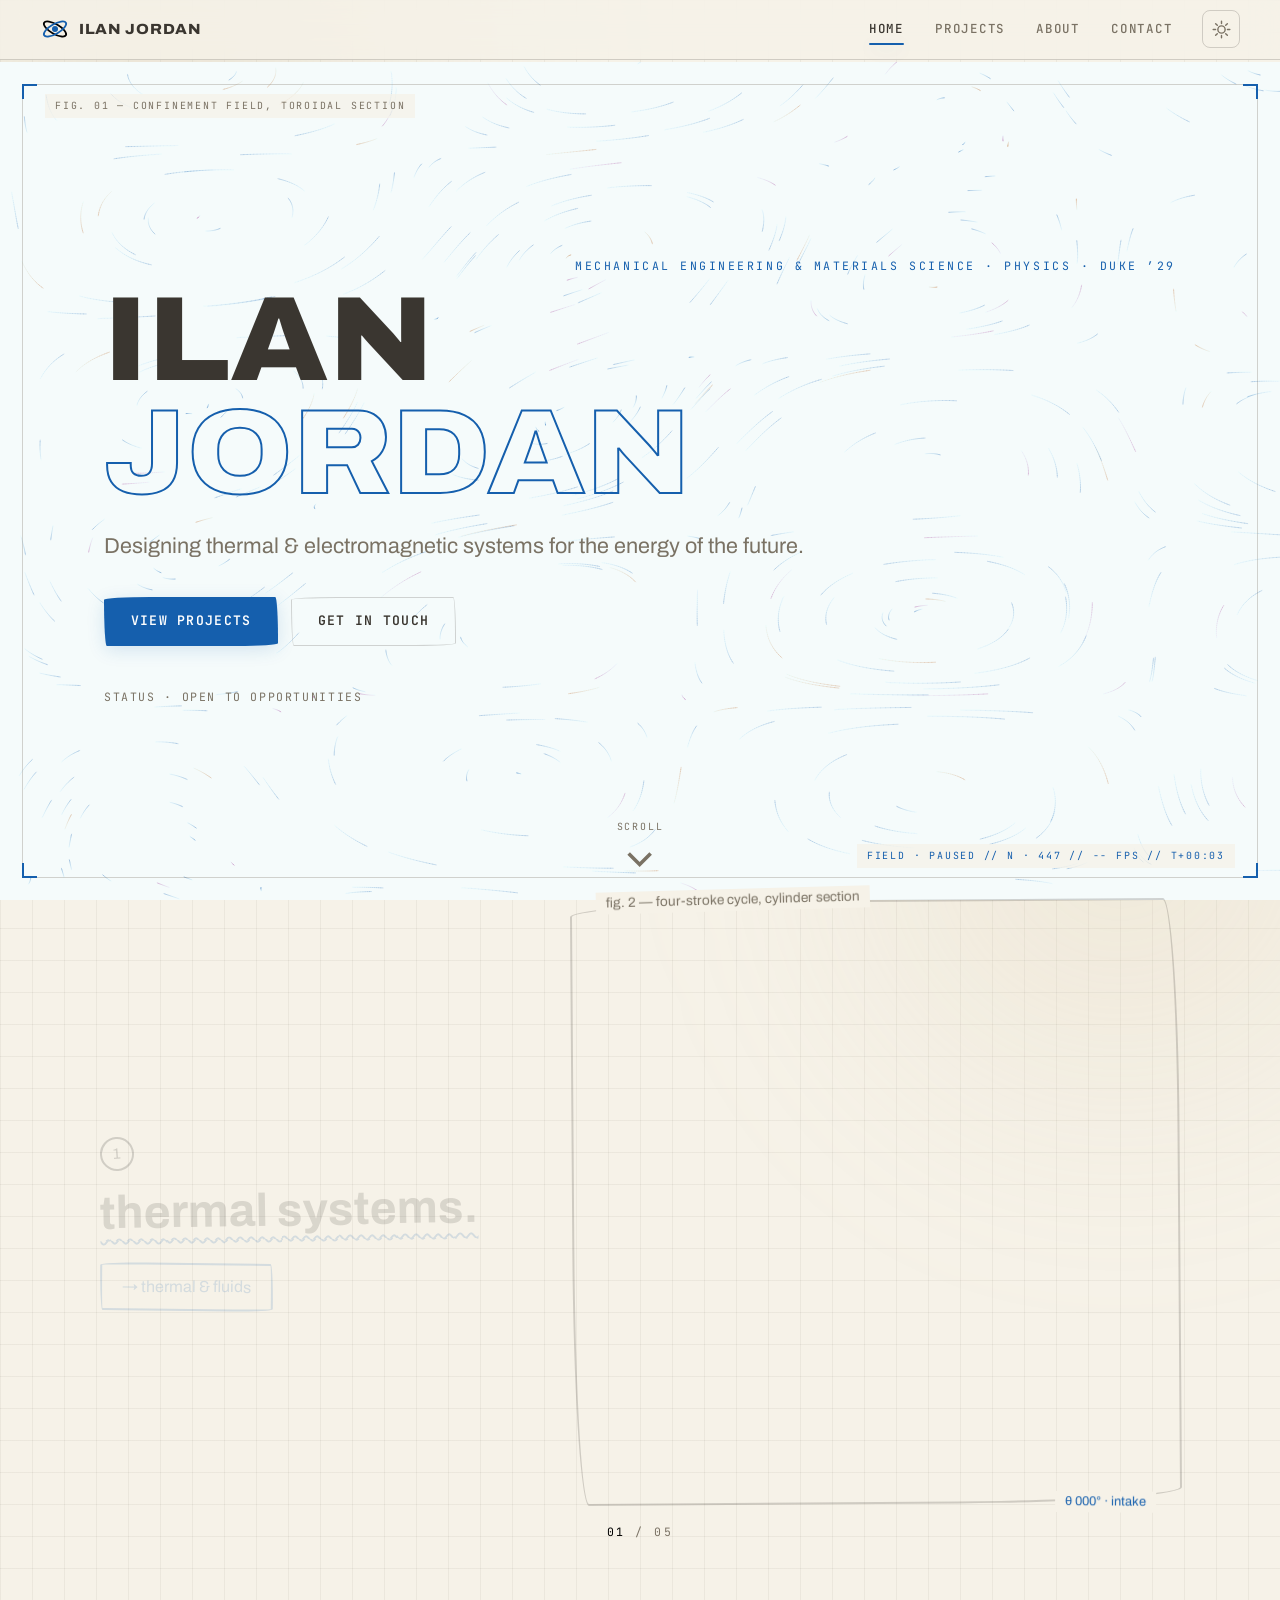
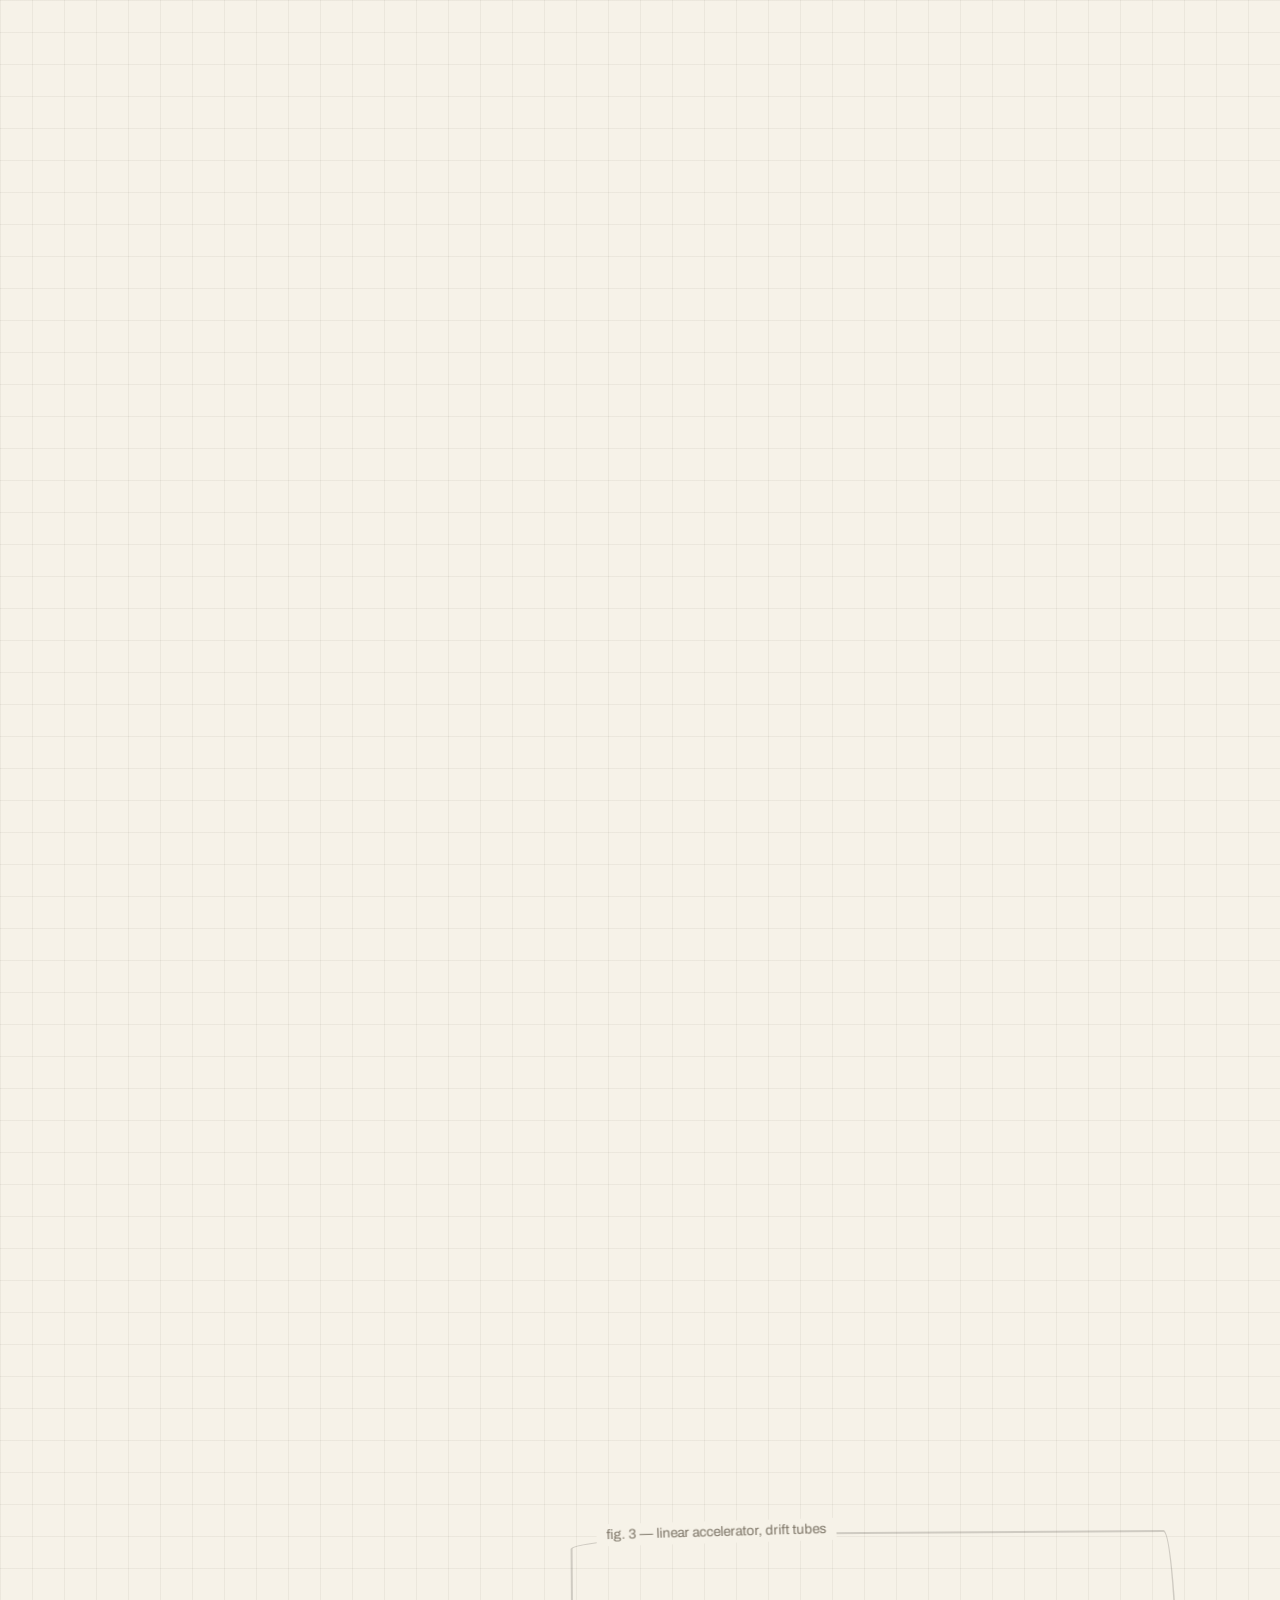
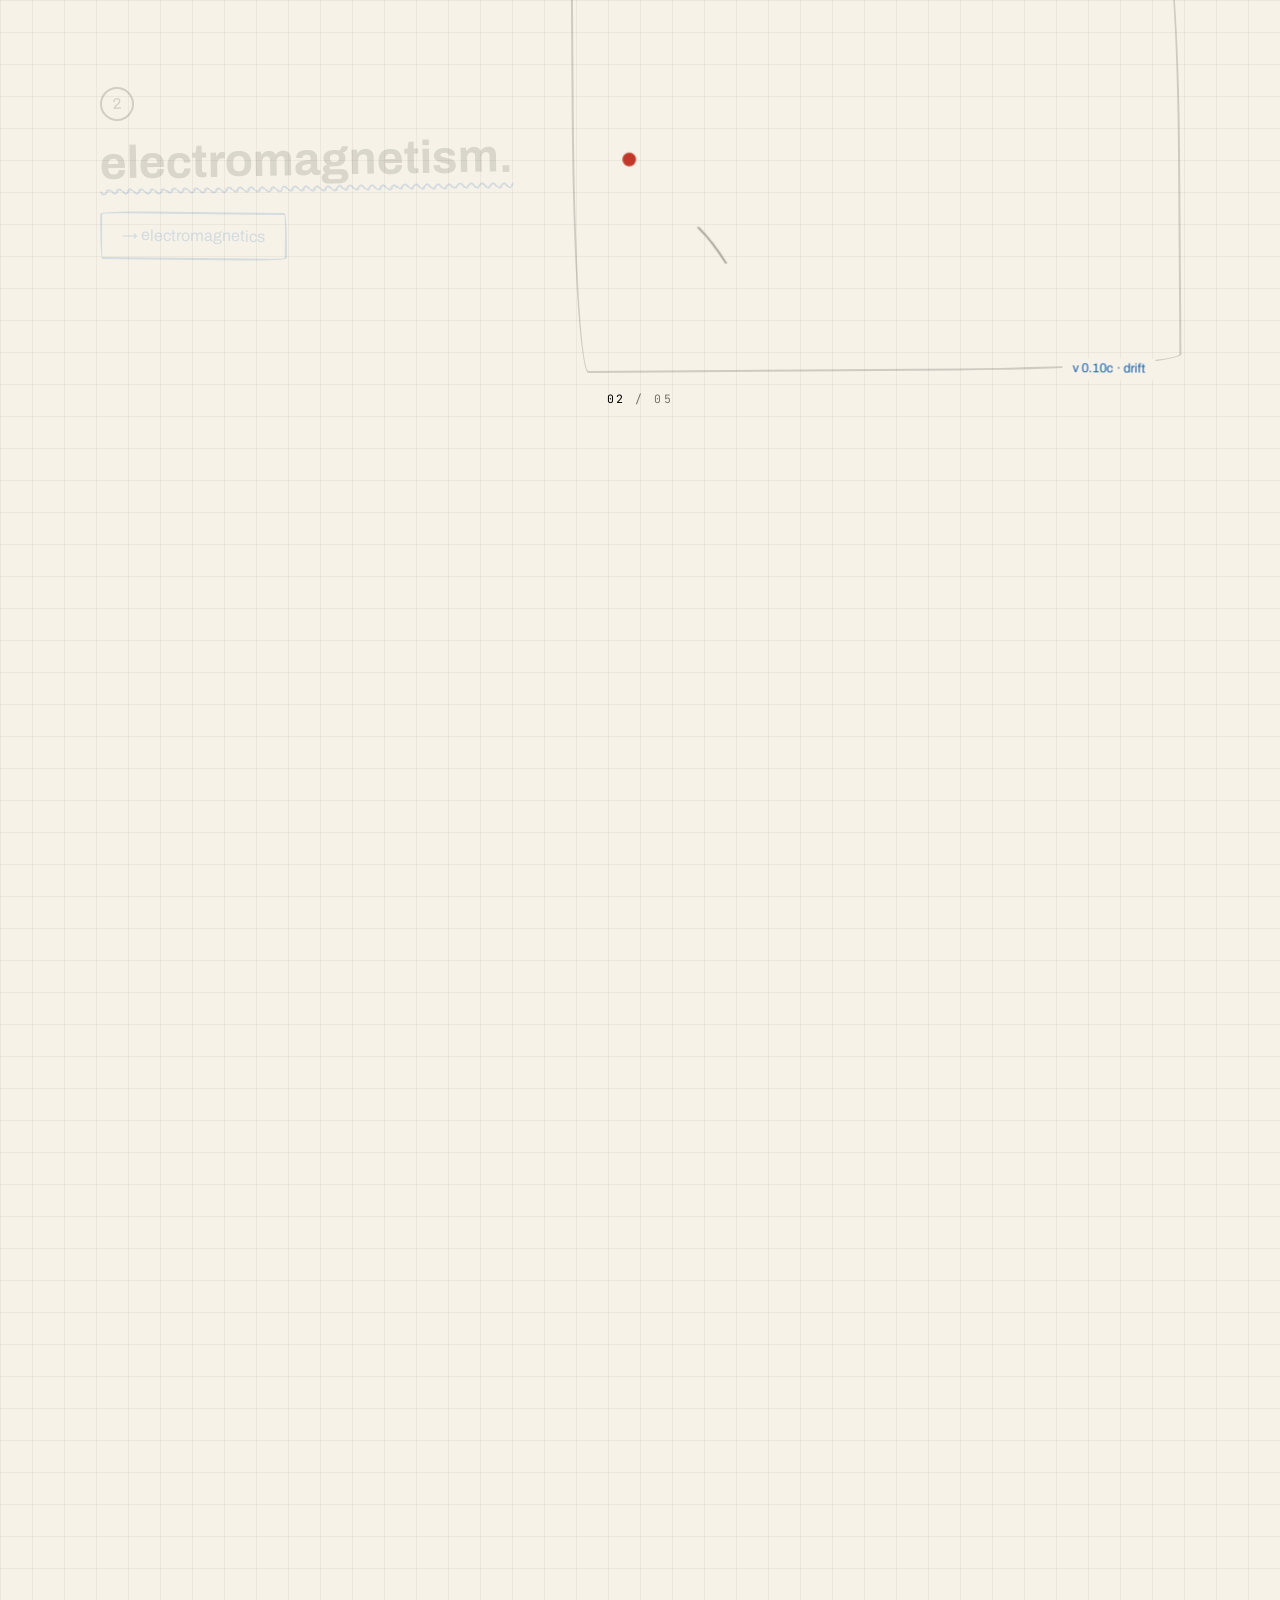
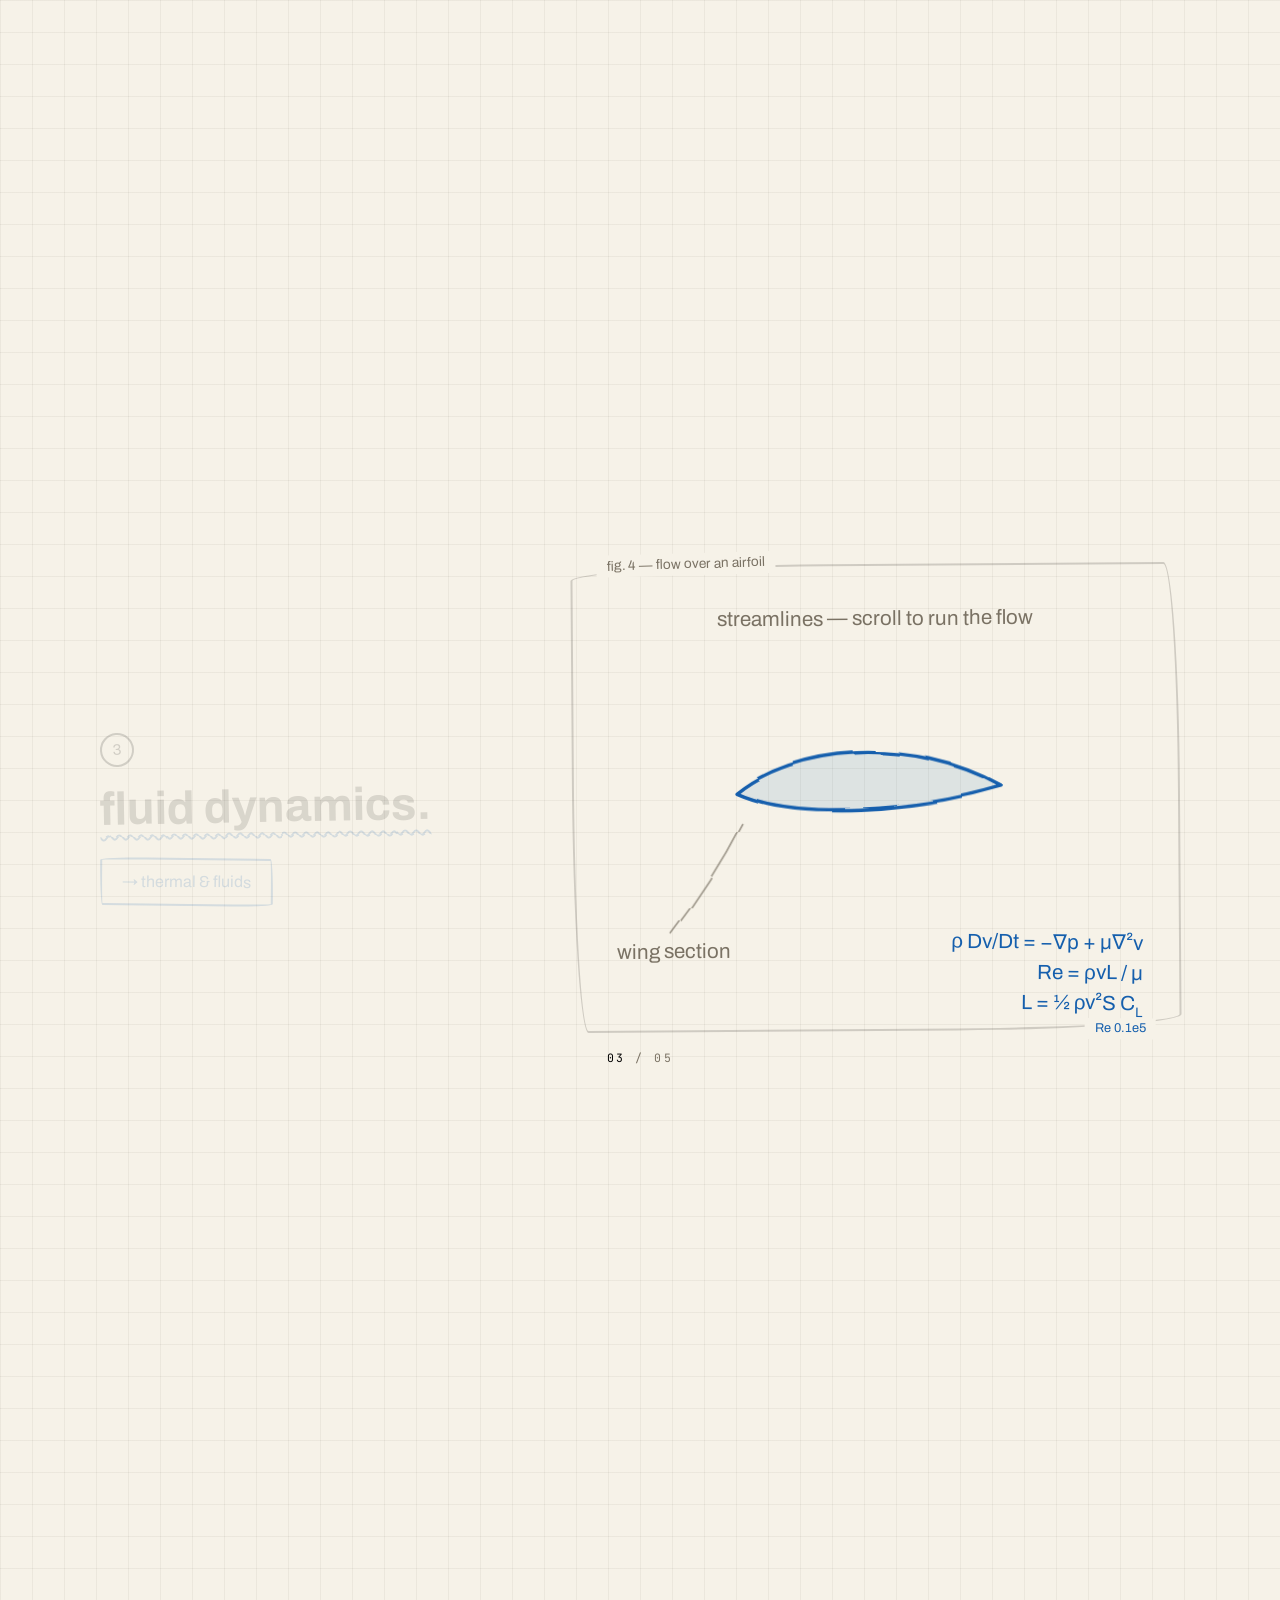
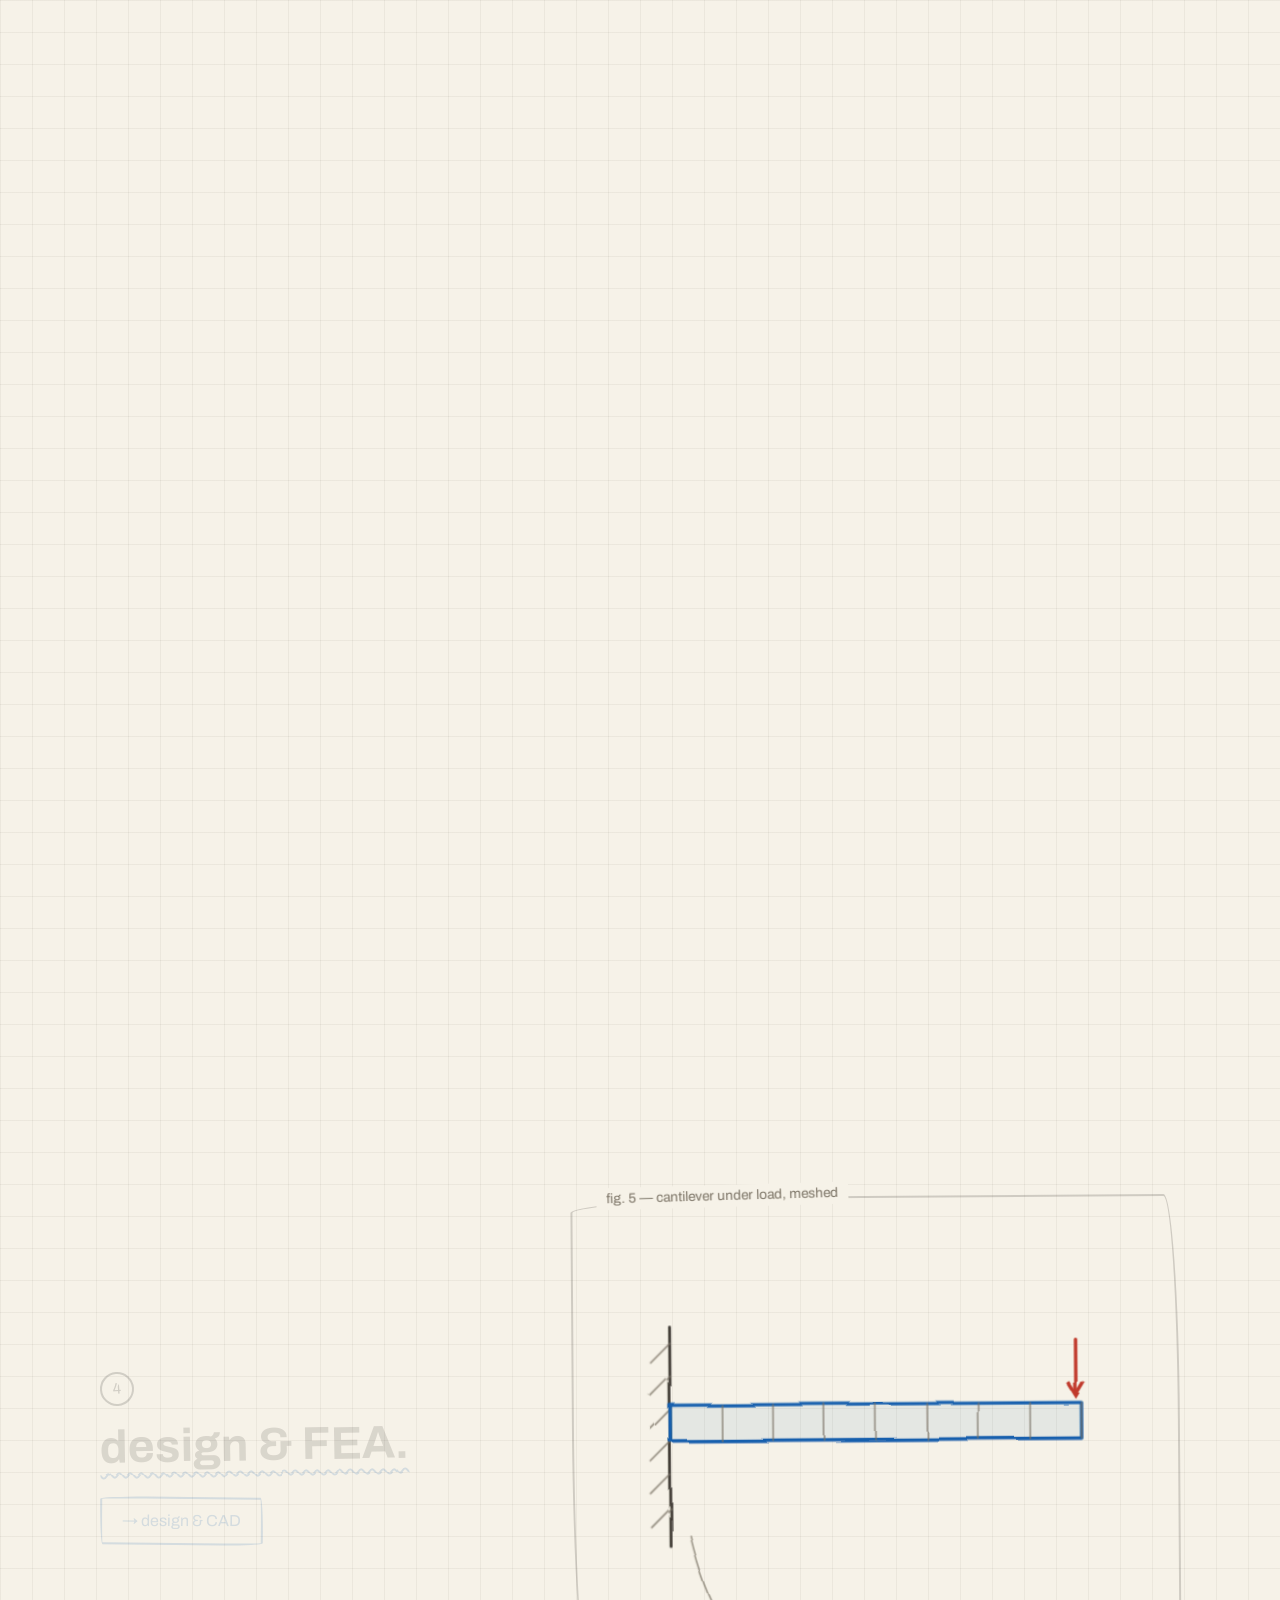
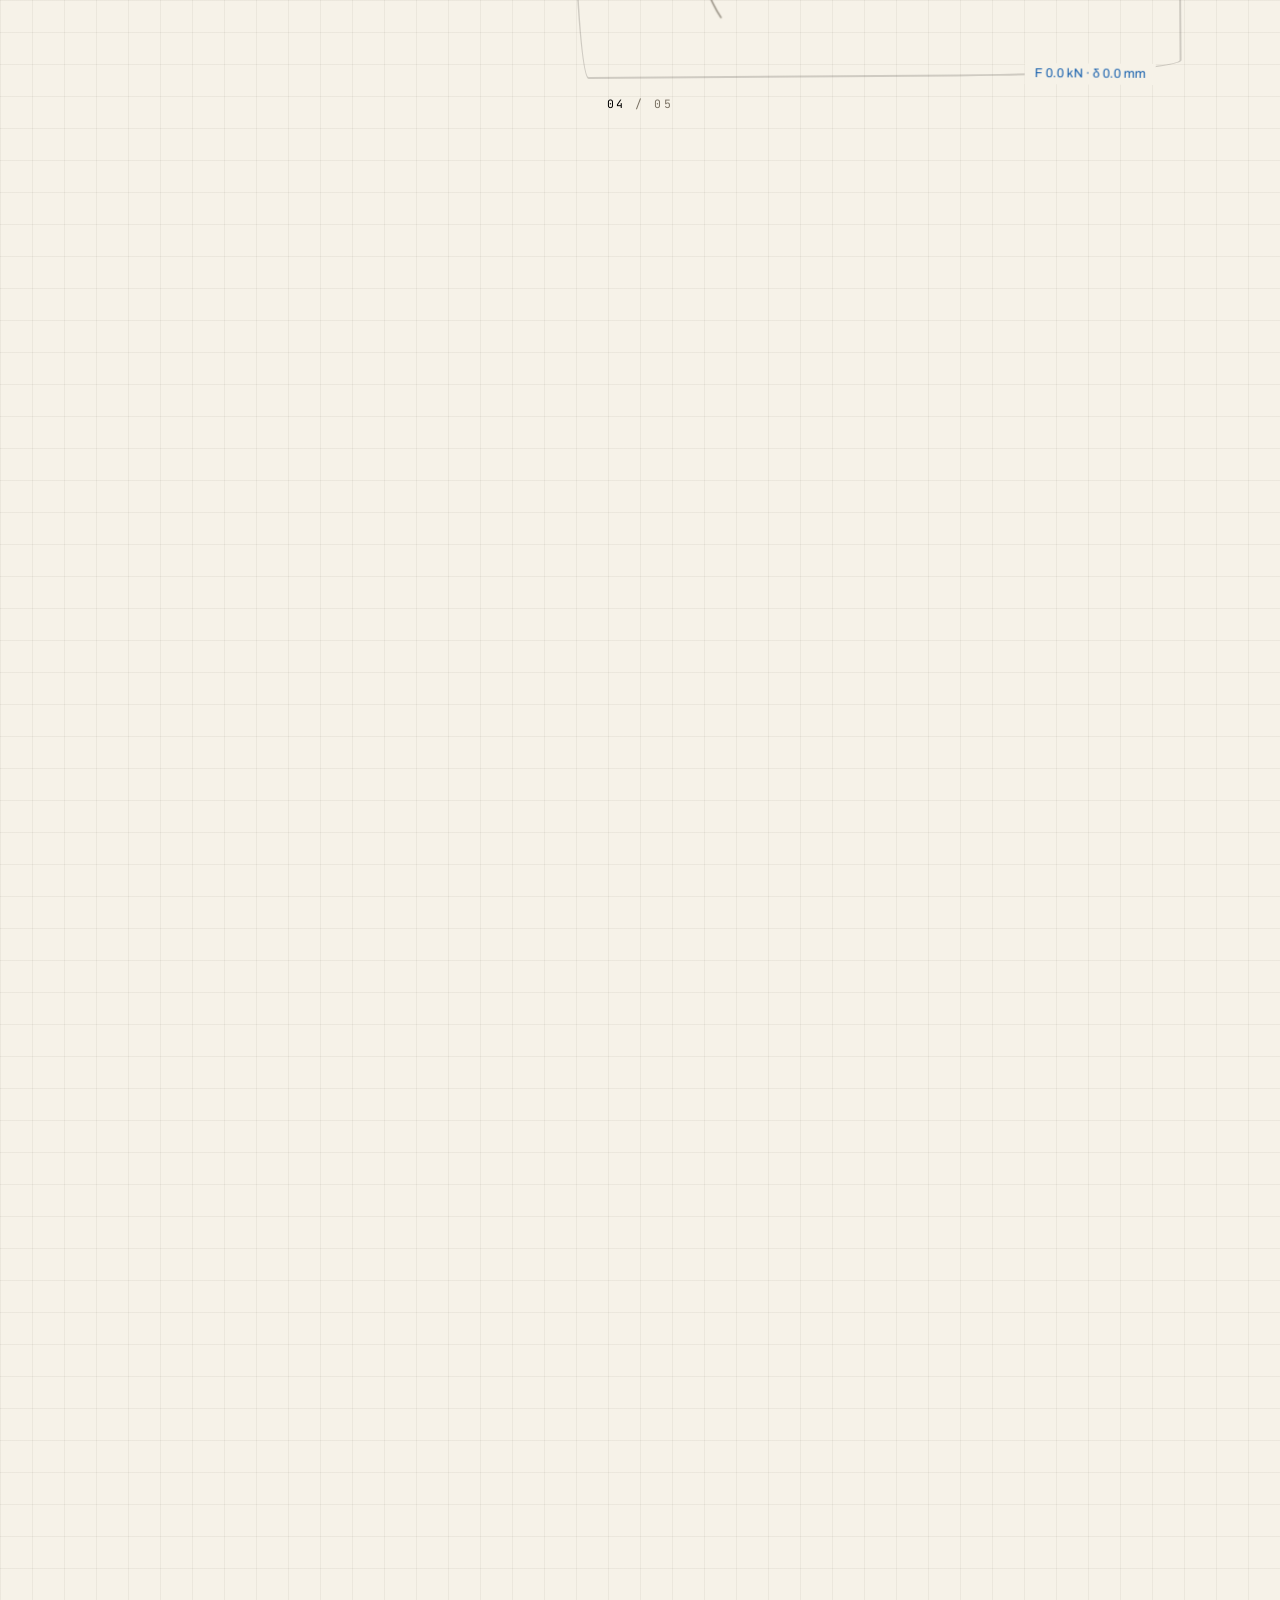
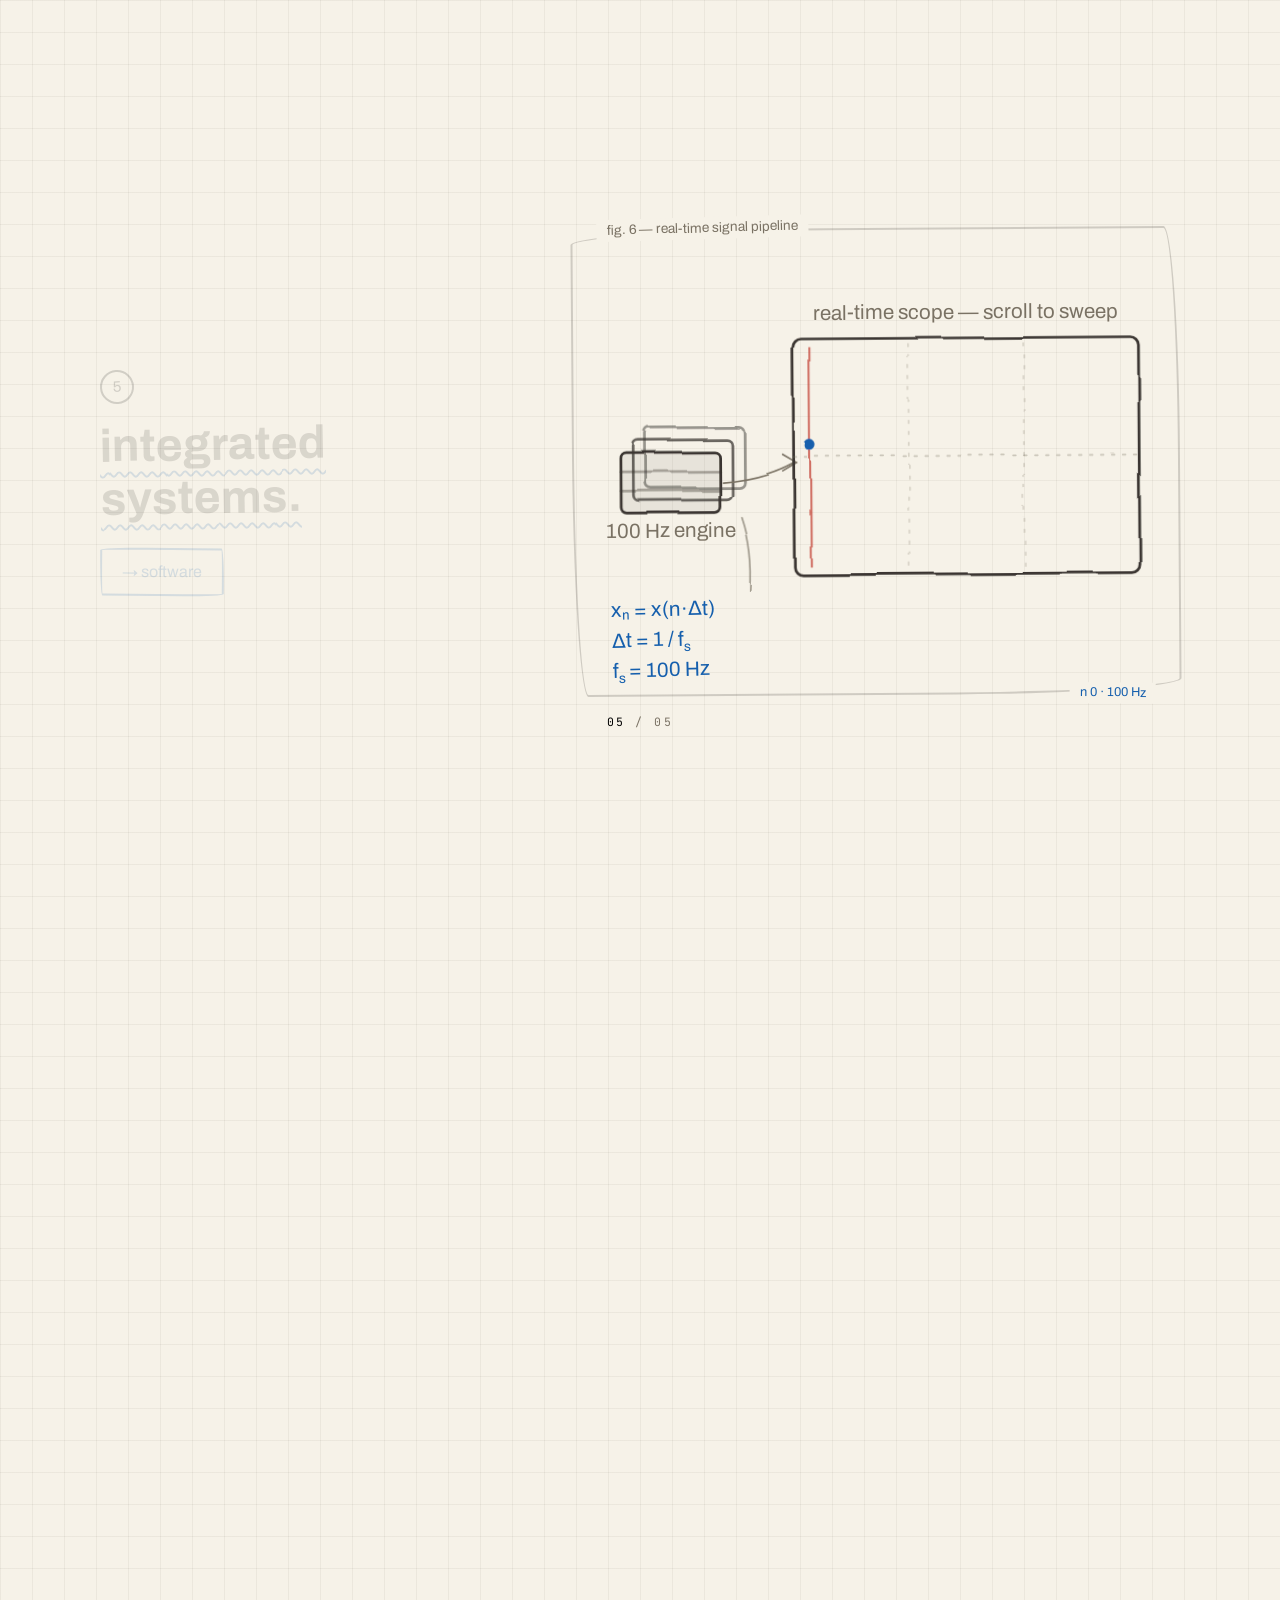
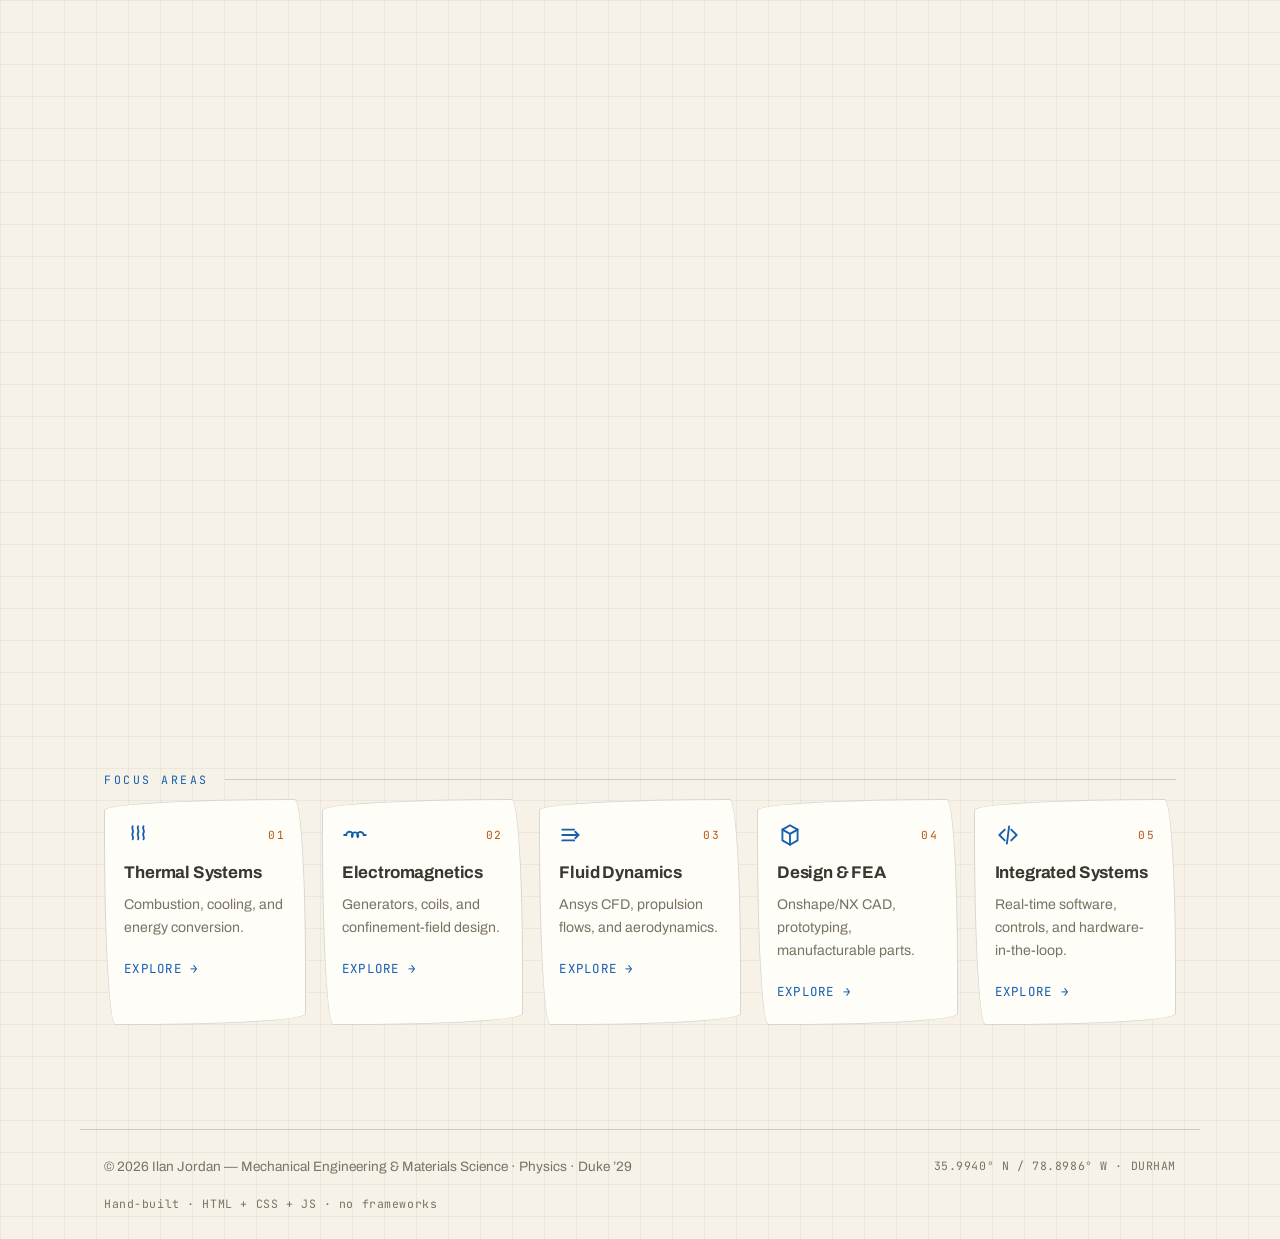
<file: index.html>
<!DOCTYPE html>
<html lang="en">
<head>
  <meta charset="UTF-8">
  <meta name="viewport" content="width=device-width, initial-scale=1.0">
  <meta name="description" content="Engineering portfolio — mechanical engineering, thermal and electromagnetic systems, energy and fusion.">
  <title>Ilan Jordan — Engineering</title>
  <link rel="preconnect" href="https://fonts.googleapis.com">
  <link rel="preconnect" href="https://fonts.gstatic.com" crossorigin>
  <link href="https://fonts.googleapis.com/css2?family=Archivo:ital,wdth,wght@0,75..125,400..900;1,75..125,400..900&amp;family=JetBrains+Mono:wght@400..800&amp;display=swap" rel="stylesheet">
  <link rel="stylesheet" href="css/styles.css?v=26">
  <link rel="icon" href="data:image/svg+xml,&lt;svg xmlns='http://www.w3.org/2000/svg' viewBox='0 0 100 100'&gt;&lt;circle cx='50' cy='50' r='12' fill='%234fd8eb'/&gt;&lt;ellipse cx='50' cy='50' rx='44' ry='18' fill='none' stroke='%23ffd23f' stroke-width='6' transform='rotate(30 50 50)'/&gt;&lt;ellipse cx='50' cy='50' rx='44' ry='18' fill='none' stroke='%234fd8eb' stroke-width='6' transform='rotate(-30 50 50)'/&gt;&lt;/svg&gt;">
</head>
<body>
  <a class="skip-link" href="#main">Skip to content</a>

  <header class="nav" id="nav">
    <a class="brand" href="#home" aria-label="Home">
      <svg class="brand-mark" viewBox="0 0 100 100" aria-hidden="true">
        <circle cx="50" cy="50" r="10" class="mark-core"/>
        <ellipse cx="50" cy="50" rx="42" ry="16" class="mark-orbit a" transform="rotate(30 50 50)"/>
        <ellipse cx="50" cy="50" rx="42" ry="16" class="mark-orbit b" transform="rotate(-30 50 50)"/>
      </svg>
      <span class="brand-name" id="brand-name">Ilan Jordan</span>
    </a>

    <nav class="nav-tabs" id="nav-tabs" aria-label="Main">
      <a href="#home" data-route="home">Home</a>
      <a href="#projects" data-route="projects">Projects</a>
      <a href="#about" data-route="about">About</a>
      <a href="#contact" data-route="contact">Contact</a>
    </nav>

    <div class="nav-actions">
      <button class="theme-toggle" id="theme-toggle" aria-label="Toggle color theme" title="Toggle theme">
        <svg viewBox="0 0 24 24" aria-hidden="true"><path class="icon-moon" d="M21 12.8A9 9 0 1 1 11.2 3 7 7 0 0 0 21 12.8z"/><g class="icon-sun"><circle cx="12" cy="12" r="4.6"/><path d="M12 1.5v3M12 19.5v3M1.5 12h3M19.5 12h3M4.6 4.6l2.1 2.1M17.3 17.3l2.1 2.1M4.6 19.4l2.1-2.1M17.3 6.7l2.1-2.1"/></g></svg>
      </button>
      <button class="menu-toggle" id="menu-toggle" aria-label="Open menu" aria-expanded="false">
        <span></span><span></span><span></span>
      </button>
    </div>
  </header>

  <main id="main">

    <!-- ══════════ HOME ══════════ -->
    <section class="view" id="view-home" data-view="home">
      <div class="hero">
        <canvas id="plasma" aria-hidden="true"></canvas>
        <div class="hero-frame" aria-hidden="true">
          <span class="hf-corner tl"></span><span class="hf-corner tr"></span>
          <span class="hf-corner bl"></span><span class="hf-corner br"></span>
          <span class="hf-label hf-fig">FIG. 01 — CONFINEMENT FIELD, TOROIDAL SECTION</span>
          <span class="hf-label hf-tele" id="hero-telemetry">FIELD · INIT</span>
        </div>
        <div class="hero-inner">
          <p class="eyebrow" id="hero-eyebrow">Mechanical Engineering &amp; Materials Science · Physics · Duke ’29</p>
          <h1 class="hero-title" id="hero-title">Ilan Jordan</h1>
          <p class="hero-tagline" id="hero-tagline">Designing thermal &amp; electromagnetic systems for the energy of the future.</p>
          <div class="hero-ctas">
            <a class="btn btn-primary" href="#projects">View Projects</a>
            <a class="btn btn-ghost" href="#contact">Get in Touch</a>
          </div>
          <p class="hero-specs" id="hero-specs"></p>
        </div>
        <a class="scroll-hint" href="#focus" aria-label="Scroll to focus areas">
          <span>scroll</span>
          <svg viewBox="0 0 24 24" aria-hidden="true"><path d="M6 9l6 6 6-6"/></svg>
        </a>
      </div>

      <!-- ══ Scroll story — four pinned hand-drawn scenes (see PLAN.md §2, js/scenes.js) ══ -->
      <svg width="0" height="0" style="position:absolute" aria-hidden="true">
        <defs>
          <filter id="rough" x="-5%" y="-5%" width="110%" height="110%">
            <feTurbulence type="fractalNoise" baseFrequency="0.015 0.025" numOctaves="2" seed="7" result="n"/>
            <feDisplacementMap in="SourceGraphic" in2="n" scale="4"/>
          </filter>
        </defs>
      </svg>

      <section class="track" id="t-thermal">
        <div class="stage">
          <div class="scene-grid">
            <div class="copy" id="copy-thermal">
              <span class="num">1</span>
              <h2>thermal systems.</h2>
              <a class="chip" href="#projects/thermal">→ thermal &amp; fluids</a>
            </div>
            <figure class="frame">
              <span class="figcap">fig. 2 — four-stroke cycle, cylinder section</span>
              <span class="hud" id="hud-thermal">θ 000° · intake</span>
              <svg viewBox="0 0 420 540" role="img" aria-label="Hand-drawn four-stroke engine cross-section, animated by scroll">
                <g filter="url(#rough)">
                  <rect x="130" y="60" width="160" height="40" class="sk-stf"/>
                  <rect x="202" y="38" width="16" height="26" class="sk-stf"/>
                  <line x1="210" y1="64" x2="210" y2="106" class="sk-acc-line" stroke-width="2.5" stroke-linecap="round"/>
                  <g id="e-valve-in">
                    <line x1="168" y1="66" x2="168" y2="96" class="sk-st"/>
                    <rect x="152" y="96" width="32" height="7" rx="2" class="sk-acc-fill"/>
                  </g>
                  <g id="e-valve-ex">
                    <line x1="252" y1="66" x2="252" y2="96" class="sk-st"/>
                    <rect x="236" y="96" width="32" height="7" rx="2" class="sk-dim-fill"/>
                  </g>
                  <path d="M 96 48 Q 136 52 164 62" class="sk-pencil" opacity=".7"/>
                  <path d="M 324 48 Q 284 52 256 62" class="sk-pencil" opacity=".7"/>
                  <rect x="128" y="100" width="10" height="240" class="sk-stf"/>
                  <rect x="282" y="100" width="10" height="240" class="sk-stf"/>
                  <rect id="e-charge" x="138" y="103" width="144" height="60" class="ph0" opacity="0.08"/>
                  <circle id="e-flash" cx="210" cy="112" r="26" class="sk-acc-fill" opacity="0"/>
                  <g id="e-piston">
                    <rect x="142" y="0" width="136" height="62" rx="4" class="sk-stf"/>
                    <line x1="142" y1="14" x2="278" y2="14" class="sk-st" opacity=".45"/>
                    <line x1="142" y1="24" x2="278" y2="24" class="sk-st" opacity=".45"/>
                  </g>
                  <line id="e-rod" x1="210" y1="230" x2="210" y2="420" class="sk-rod"/>
                  <circle cx="210" cy="420" r="64" class="sk-st" opacity=".6"/>
                  <line id="e-throw" x1="210" y1="420" x2="210" y2="362" class="sk-acc-line" stroke-width="6" stroke-linecap="round"/>
                  <circle id="e-pin" cx="210" cy="362" r="8" class="sk-acc-fill"/>
                  <circle cx="210" cy="420" r="10" class="sk-stf"/>
                </g>
                <!-- writing stays outside the wobble filter so it renders sharp -->
                <text x="92" y="44" class="sk-lbl" text-anchor="end">intake</text>
                <text x="328" y="44" class="sk-lbl">exhaust</text>
                <text x="210" y="22" class="sk-lbl" text-anchor="middle">spark plug</text>
                <text x="210" y="516" class="sk-lbl" text-anchor="middle">crankshaft — scroll to turn</text>
                <g class="eq" transform="rotate(-1 16 390)">
                  <text x="16" y="390">W = ∮ p dV</text>
                  <text x="16" y="418">η = 1 − r<tspan dy="-7" font-size="10">1−γ</tspan></text>
                  <text x="16" y="446">pV<tspan dy="-7" font-size="10">γ</tspan><tspan dy="7"> = const</tspan></text>
                </g>
                <g id="e-phases">
                  <text x="24" y="150">1 intake</text>
                  <text x="24" y="180">2 compression</text>
                  <text x="24" y="210">3 power</text>
                  <text x="24" y="240">4 exhaust</text>
                </g>
              </svg>
            </figure>
          </div>
          <p class="track-count" aria-hidden="true"><span>01</span> / 05</p>
        </div>
      </section>

      <section class="track" id="t-em">
        <div class="stage">
          <div class="scene-grid">
            <div class="copy" id="copy-em">
              <span class="num">2</span>
              <h2>electromagnetism.</h2>
              <a class="chip" href="#projects/em">→ electromagnetics</a>
            </div>
            <figure class="frame">
              <span class="figcap">fig. 3 — linear accelerator, drift tubes</span>
              <span class="hud" id="hud-em">v 0.10c · drift</span>
              <svg viewBox="0 0 420 300" role="img" aria-label="Hand-drawn linear particle accelerator, animated by scroll">
                <g filter="url(#rough)">
                  <rect x="10" y="136" width="22" height="28" class="sk-stf"/>
                  <rect x="40"  y="136" width="28" height="28" rx="13" class="sk-stf"/>
                  <rect x="86"  y="136" width="40" height="28" rx="13" class="sk-stf"/>
                  <rect x="144" y="136" width="50" height="28" rx="13" class="sk-stf"/>
                  <rect x="212" y="136" width="58" height="28" rx="13" class="sk-stf"/>
                  <rect x="288" y="136" width="66" height="28" rx="13" class="sk-stf"/>
                  <g id="a-gaps"></g>
                  <path d="M 100 226 Q 90 210 80 200" class="sk-pencil" opacity=".7"/>
                  <line x1="358" y1="150" x2="400" y2="150" class="sk-pencil"/>
                  <path d="M 392 144 L 404 150 L 392 156" class="sk-pencil"/>
                  <line id="a-trail" x1="30" y1="150" x2="30" y2="150" class="sk-trail"/>
                  <circle id="a-particle" cx="30" cy="150" r="5" class="sk-red-fill"/>
                </g>
                <text x="210" y="36" class="sk-lbl" text-anchor="middle">tubes grow as the particle speeds up</text>
                <text x="8" y="192" class="sk-lbl">source</text>
                <text x="104" y="242" class="sk-lbl">rf gap — one kick each</text>
                <text x="380" y="192" class="sk-lbl" text-anchor="middle">beam →</text>
                <g class="eq" transform="rotate(-1 16 80)">
                  <text x="16" y="80">F = q(E + v × B)</text>
                  <text x="16" y="104">ΔK = qΔV per gap</text>
                  <text x="16" y="128">a = qE / m</text>
                </g>
              </svg>
            </figure>
          </div>
          <p class="track-count" aria-hidden="true"><span>02</span> / 05</p>
        </div>
      </section>

      <section class="track" id="t-fluid">
        <div class="stage">
          <div class="scene-grid">
            <div class="copy" id="copy-fluid">
              <span class="num">3</span>
              <h2>fluid dynamics.</h2>
              <a class="chip" href="#projects/thermal">→ thermal &amp; fluids</a>
            </div>
            <figure class="frame">
              <span class="figcap">fig. 4 — flow over an airfoil</span>
              <span class="hud" id="hud-fluid">Re 0.1e5</span>
              <svg viewBox="0 0 420 320" role="img" aria-label="Hand-drawn airfoil with streamlines drawing in as you scroll">
                <g filter="url(#rough)">
                  <path class="flowline" d="M 20 70 C 140 70, 280 70, 400 72"/>
                  <path class="flowline" d="M 20 100 C 130 100, 150 92, 210 90 C 280 88, 330 100, 400 104"/>
                  <path class="flowline" d="M 20 130 C 110 130, 130 112, 205 110 C 285 108, 330 132, 400 136"/>
                  <path class="flowline" d="M 20 175 C 110 175, 140 186, 210 190 C 280 194, 330 174, 400 170"/>
                  <path class="flowline" d="M 20 205 C 130 205, 280 208, 400 204"/>
                  <path class="flowline" d="M 20 235 C 140 235, 280 235, 400 233"/>
                  <path d="M 108 152 C 150 118, 235 110, 302 148 C 240 166, 152 172, 108 152 Z" class="sk-foil"/>
                  <path id="f-vortex" d="M 316 156 q 14 -10 20 2 q 5 12 -8 14 q -11 1 -10 -8 q 1 -7 8 -7" class="sk-red-line" fill="none" opacity="0"/>
                  <path d="M 60 254 Q 90 216 112 174" class="sk-pencil" opacity=".7"/>
                </g>
                <text x="210" y="30" class="sk-lbl" text-anchor="middle">streamlines — scroll to run the flow</text>
                <text x="20" y="272" class="sk-lbl">wing section</text>
                <g class="eq" text-anchor="end" transform="rotate(1 404 268)">
                  <text x="404" y="268">ρ Dv/Dt = −∇p + μ∇²v</text>
                  <text x="404" y="290">Re = ρvL / μ</text>
                  <text x="404" y="312">L = ½ ρv²S C<tspan dy="5" font-size="10">L</tspan></text>
                </g>
              </svg>
            </figure>
          </div>
          <p class="track-count" aria-hidden="true"><span>03</span> / 05</p>
        </div>
      </section>

      <section class="track" id="t-fea">
        <div class="stage">
          <div class="scene-grid">
            <div class="copy" id="copy-fea">
              <span class="num">4</span>
              <h2>design &amp; FEA.</h2>
              <a class="chip" href="#projects/design">→ design &amp; CAD</a>
            </div>
            <figure class="frame">
              <span class="figcap">fig. 5 — cantilever under load, meshed</span>
              <span class="hud" id="hud-fea">F 0.0 kN · δ 0.0 mm</span>
              <svg viewBox="0 0 420 330" role="img" aria-label="Hand-drawn cantilever beam with FEA mesh bending as you scroll">
                <g filter="url(#rough)">
                  <line x1="60" y1="80" x2="60" y2="240" class="sk-st"/>
                  <g class="sk-pencil" opacity=".8">
                    <line x1="60" y1="92"  x2="46" y2="106"/><line x1="60" y1="116" x2="46" y2="130"/>
                    <line x1="60" y1="140" x2="46" y2="154"/><line x1="60" y1="164" x2="46" y2="178"/>
                    <line x1="60" y1="188" x2="46" y2="202"/><line x1="60" y1="212" x2="46" y2="226"/>
                  </g>
                  <rect id="s-stress" x="60" y="134" width="70" height="34" class="sk-red-fill" opacity="0"/>
                  <polygon id="s-beam" points="" class="sk-beam"/>
                  <path id="s-mesh" d="" class="sk-pencil" opacity=".75"/>
                  <line id="s-load" x1="356" y1="90" x2="356" y2="130" class="sk-red-line" stroke-width="2.5" stroke-linecap="round"/>
                  <path id="s-loadhead" d="M 350 122 L 356 132 L 362 122" fill="none" class="sk-red-line" stroke-width="2.5"/>
                  <path d="M 96 292 Q 84 274 74 232" class="sk-pencil" opacity=".7"/>
                </g>
                <text id="s-loadlbl" x="370" y="104" font-size="17" class="sk-red-text">F</text>
                <text x="210" y="36" class="sk-lbl" text-anchor="middle">scroll to load the beam</text>
                <text x="20" y="308" class="sk-lbl">max stress at the root</text>
                <g class="eq" text-anchor="end" transform="rotate(1 404 262)">
                  <text x="404" y="262">[K]{u} = {F}</text>
                  <text x="404" y="284">σ = Mc / I</text>
                  <text x="404" y="306">δ = FL³ / 3EI</text>
                </g>
              </svg>
            </figure>
          </div>
          <p class="track-count" aria-hidden="true"><span>04</span> / 05</p>
        </div>
      </section>

      <section class="track" id="t-code">
        <div class="stage">
          <div class="scene-grid">
            <div class="copy" id="copy-code">
              <span class="num">5</span>
              <h2>integrated systems.</h2>
              <a class="chip" href="#projects/code">→ software</a>
            </div>
            <figure class="frame">
              <span class="figcap">fig. 6 — real-time signal pipeline</span>
              <span class="hud" id="hud-code">n 0 · 100 Hz</span>
              <svg viewBox="0 0 420 320" role="img" aria-label="Hand-drawn software engine feeding a live real-time scope, traced as you scroll">
                <g filter="url(#rough)">
                  <!-- layered engine stack (software layers / threads) -->
                  <rect x="42" y="130" width="72" height="44" rx="4" class="sk-st" opacity=".5"/>
                  <rect x="33" y="139" width="72" height="44" rx="4" class="sk-st" opacity=".75"/>
                  <rect x="24" y="148" width="72" height="44" rx="4" class="sk-stf"/>
                  <line x1="24" y1="162" x2="96" y2="162" class="sk-st" opacity=".4"/>
                  <line x1="24" y1="176" x2="96" y2="176" class="sk-st" opacity=".4"/>
                  <!-- feed into the scope -->
                  <path d="M 98 170 Q 128 168 150 156" class="sk-pencil"/>
                  <path d="M 142 150 L 152 156 L 142 162" class="sk-pencil" fill="none"/>
                  <!-- scope frame + grid -->
                  <rect x="150" y="66" width="252" height="172" rx="6" class="sk-st"/>
                  <line x1="150" y1="152" x2="402" y2="152" class="sk-pencil" opacity=".35" stroke-dasharray="2 6"/>
                  <line x1="234" y1="70" x2="234" y2="234" class="sk-pencil" opacity=".25" stroke-dasharray="2 6"/>
                  <line x1="318" y1="70" x2="318" y2="234" class="sk-pencil" opacity=".25" stroke-dasharray="2 6"/>
                  <!-- live trace, leading dot, sweep cursor (drawn by scenes.js) -->
                  <path id="c-trace" d="" class="sk-acc-line" stroke-width="2.5" stroke-linejoin="round"/>
                  <line id="c-sweep" x1="162" y1="72" x2="162" y2="232" class="sk-red-line" stroke-width="1.5" opacity=".7"/>
                  <circle id="c-dot" cx="162" cy="152" r="4" class="sk-acc-fill"/>
                  <path d="M 118 250 Q 120 220 112 196" class="sk-pencil" opacity=".7"/>
                </g>
                <text x="276" y="52" class="sk-lbl" text-anchor="middle">real-time scope — scroll to sweep</text>
                <text x="60" y="210" class="sk-lbl" text-anchor="middle">100 Hz engine</text>
                <g class="eq" transform="rotate(-1 16 268)">
                  <text x="16" y="268">xₙ = x(n·Δt)</text>
                  <text x="16" y="290">Δt = 1 / f<tspan dy="4" font-size="10">s</tspan></text>
                  <text x="16" y="312">f<tspan dy="4" font-size="10">s</tspan><tspan dy="-4"> = 100 Hz</tspan></text>
                </g>
              </svg>
            </figure>
          </div>
          <p class="track-count" aria-hidden="true"><span>05</span> / 05</p>
        </div>
      </section>

      <div class="section" id="focus">
        <p class="eyebrow">Focus Areas</p>
        <div class="focus-grid" id="focus-grid"><!-- tiles rendered from config.js --></div>
      </div>
    </section>

    <!-- ══════════ PROJECTS ══════════ -->
    <section class="view" id="view-projects" data-view="projects" hidden>
      <div class="section">
        <p class="eyebrow">Portfolio</p>
        <h1 class="page-title">Projects</h1>
        <div class="subtabs" id="subtabs" role="tablist" aria-label="Project categories"><!-- pills rendered from config.js --></div>
        <div class="project-grid" id="project-grid"><!-- cards rendered from projects.js --></div>
        <p class="empty-note" id="projects-empty" hidden>No projects in this category yet.</p>
      </div>
    </section>

    <!-- ══════════ ABOUT ══════════ -->
    <section class="view" id="view-about" data-view="about" hidden>
      <div class="section">
        <p class="eyebrow">Background</p>
        <h1 class="page-title">About</h1>
        <div class="about-cols">
          <div class="about-left">
            <div class="portrait" id="portrait"><!-- photo or placeholder --></div>
            <div class="bio" id="bio"><!-- paragraphs from config.js --></div>
          </div>
          <div class="about-right">
            <h2 class="block-title">Skills</h2>
            <div class="skills" id="skills"></div>
            <h2 class="block-title">Timeline</h2>
            <ol class="timeline" id="timeline"></ol>
          </div>
        </div>
      </div>
    </section>

    <!-- ══════════ CONTACT ══════════ -->
    <section class="view" id="view-contact" data-view="contact" hidden>
      <div class="section contact-section">
        <p class="eyebrow">Contact</p>
        <h1 class="page-title" id="contact-heading">Let’s build the future of energy.</h1>
        <p class="contact-sub" id="contact-sub"></p>
        <div class="contact-grid" id="contact-grid"></div>
        <a class="btn btn-primary btn-cv" id="cv-btn" href="assets/docs/cv.pdf" download>Download CV</a>
      </div>
    </section>

  </main>

  <footer class="footer">
    <span id="footer-id"></span>
    <span class="footer-note">35.9940° N / 78.8986° W · DURHAM</span>
    <span class="footer-note">Hand-built · HTML + CSS + JS · no frameworks</span>
  </footer>

  <!-- Project detail overlay -->
  <div class="overlay" id="detail" hidden role="dialog" aria-modal="true" aria-labelledby="detail-title">
    <div class="overlay-panel">
      <button class="overlay-close" id="detail-close" aria-label="Close project">✕</button>
      <div class="overlay-body" id="detail-body"></div>
    </div>
  </div>

  <!-- Lightbox -->
  <div class="lightbox" id="lightbox" hidden role="dialog" aria-modal="true" aria-label="Image viewer">
    <button class="lb-btn lb-close" id="lb-close" aria-label="Close">✕</button>
    <button class="lb-btn lb-prev" id="lb-prev" aria-label="Previous image">‹</button>
    <img id="lb-img" alt="">
    <button class="lb-btn lb-next" id="lb-next" aria-label="Next image">›</button>
    <p class="lb-count" id="lb-count"></p>
  </div>

  <noscript><p style="padding:2rem;text-align:center">This portfolio needs JavaScript enabled to render its content.</p></noscript>

  <script src="js/config.js?v=26"></script>
  <script src="js/projects.js?v=31"></script>
  <script src="js/plasma.js?v=26"></script>
  <script src="js/scenes.js?v=26"></script>
  <script src="js/main.js?v=26"></script>
</body>
</html>
</file>
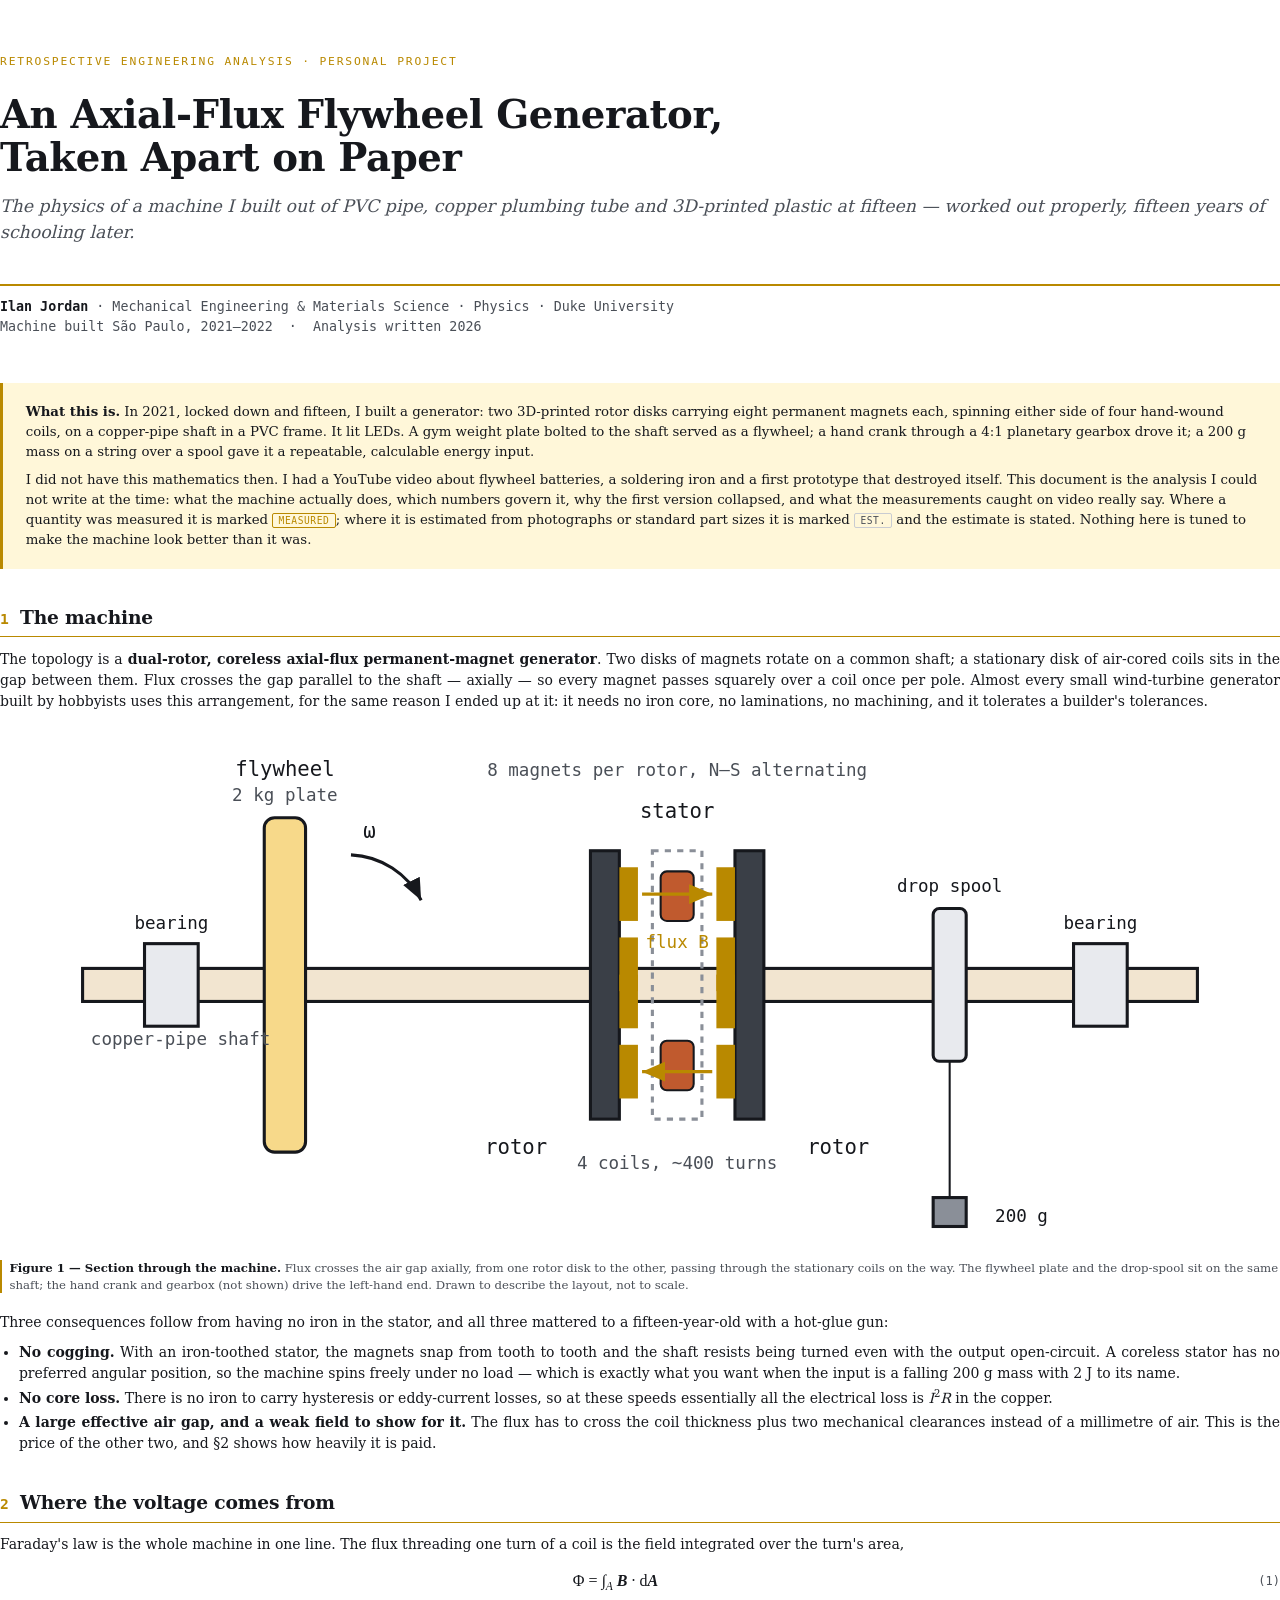
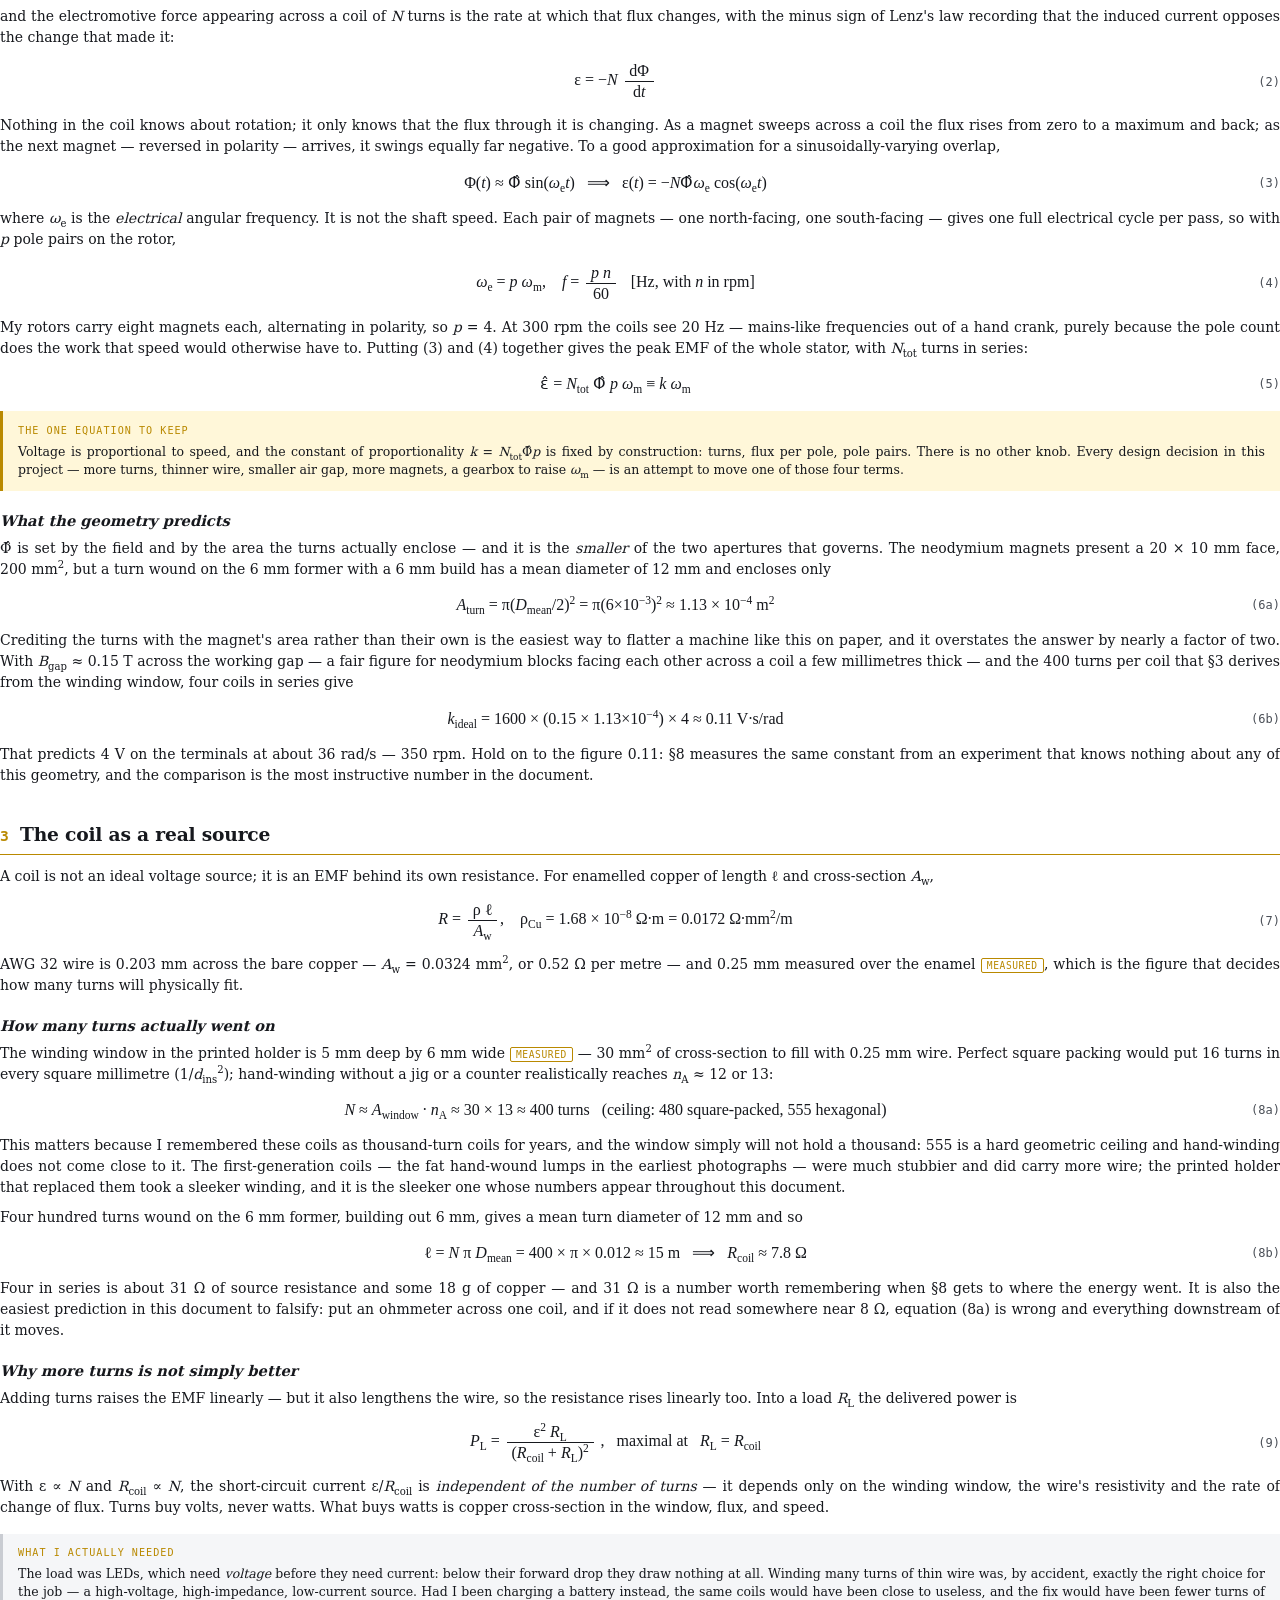
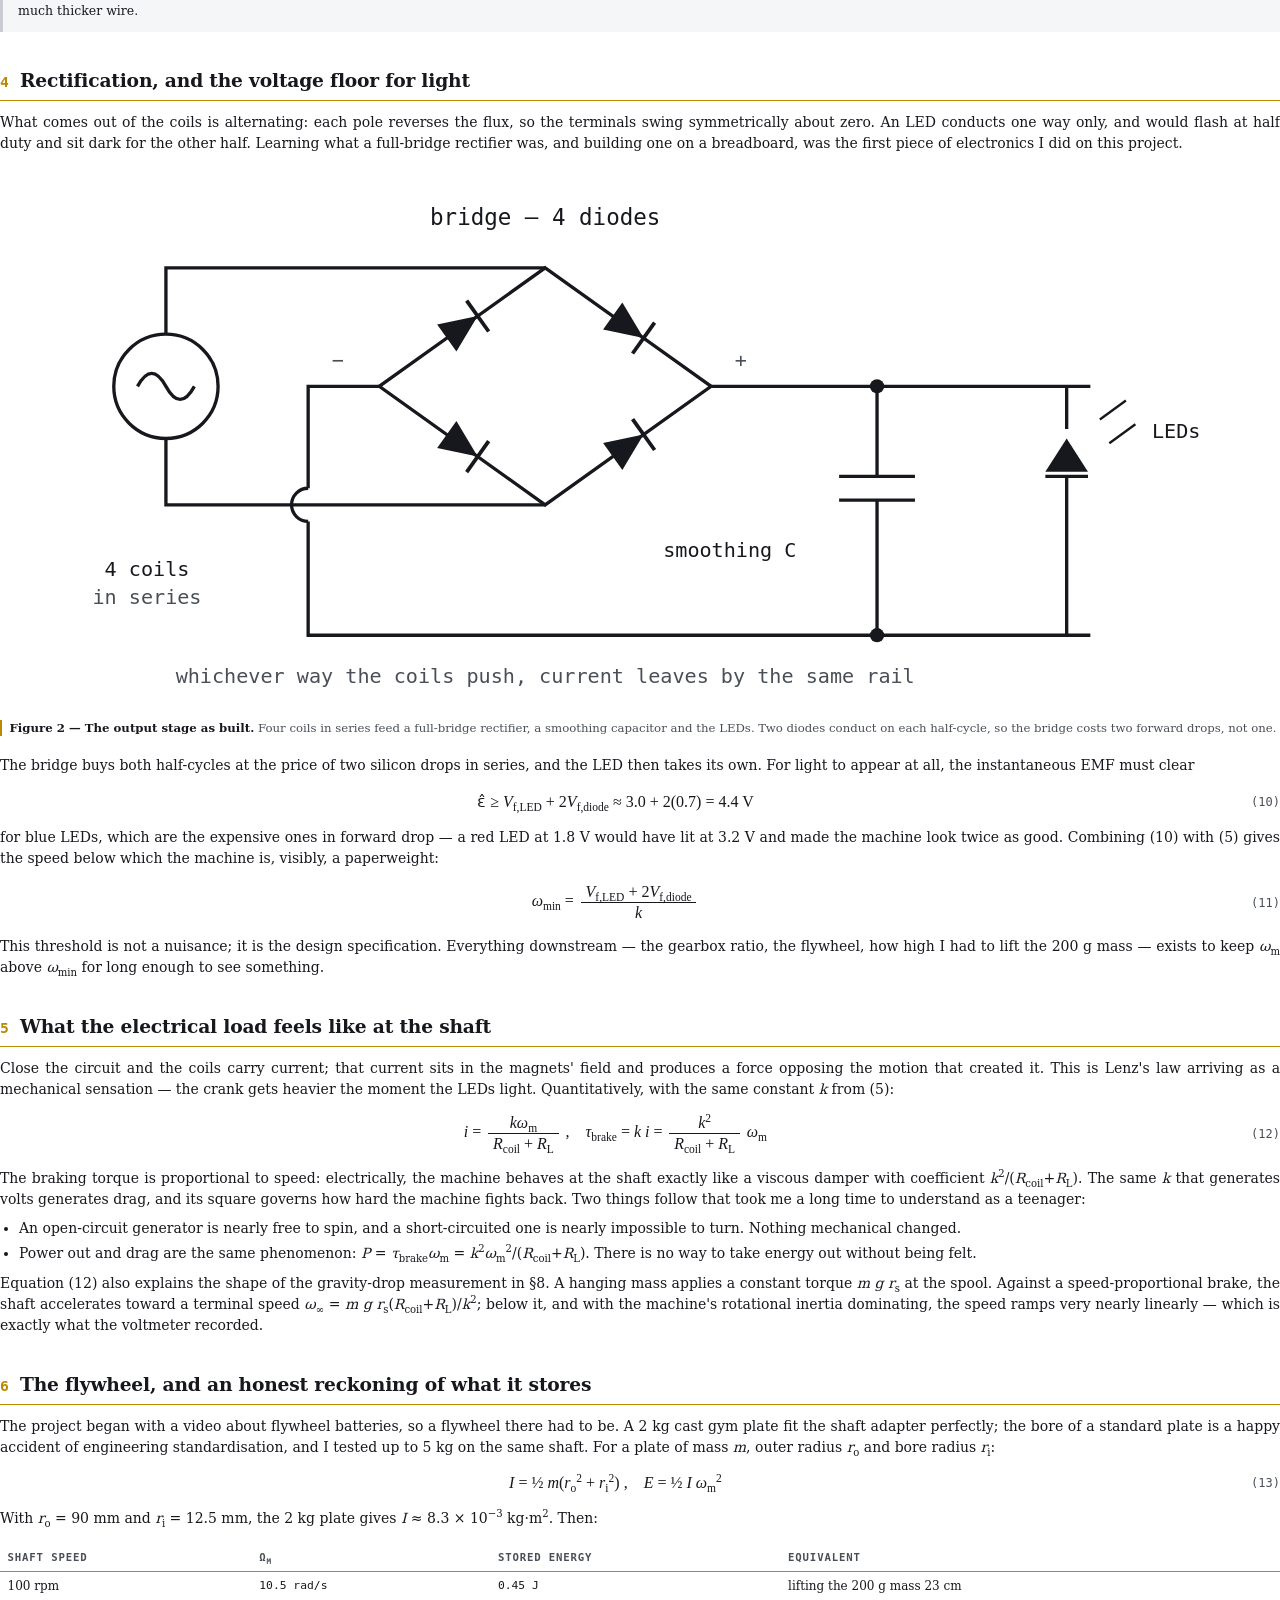
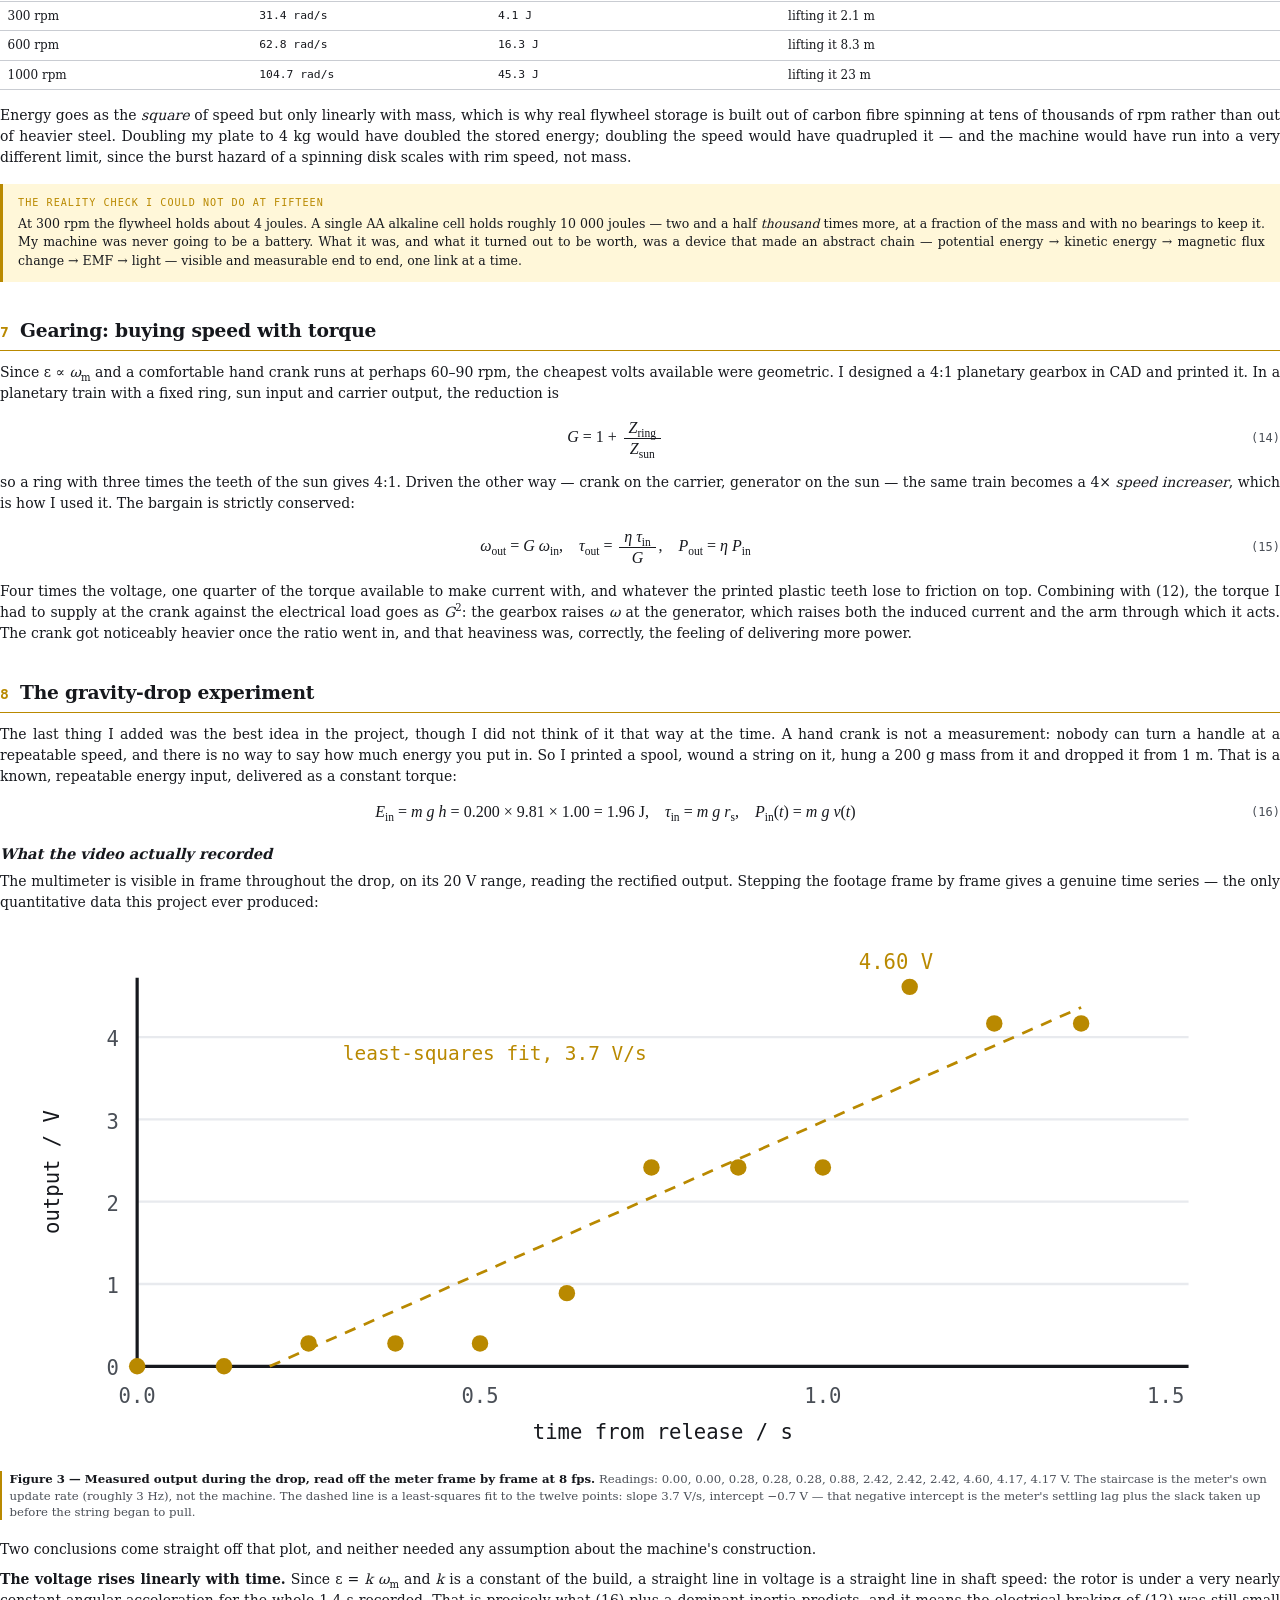
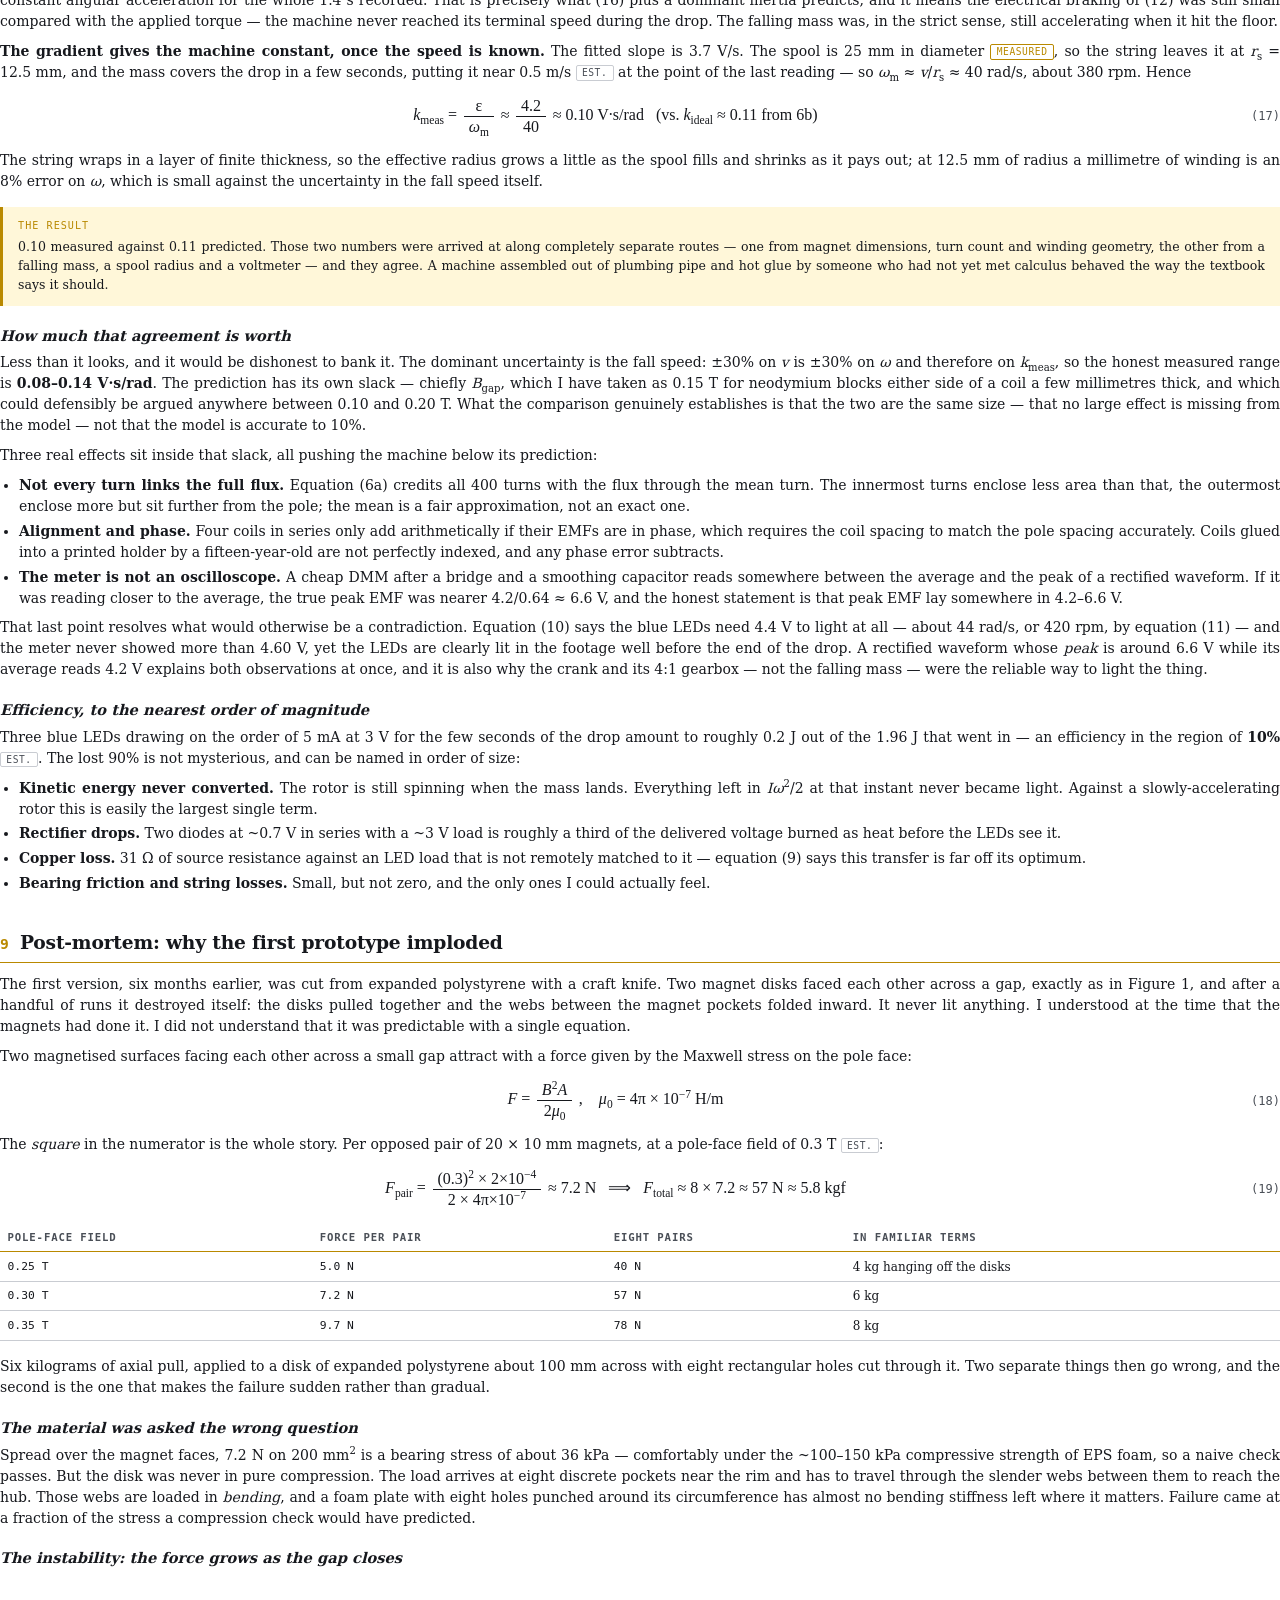
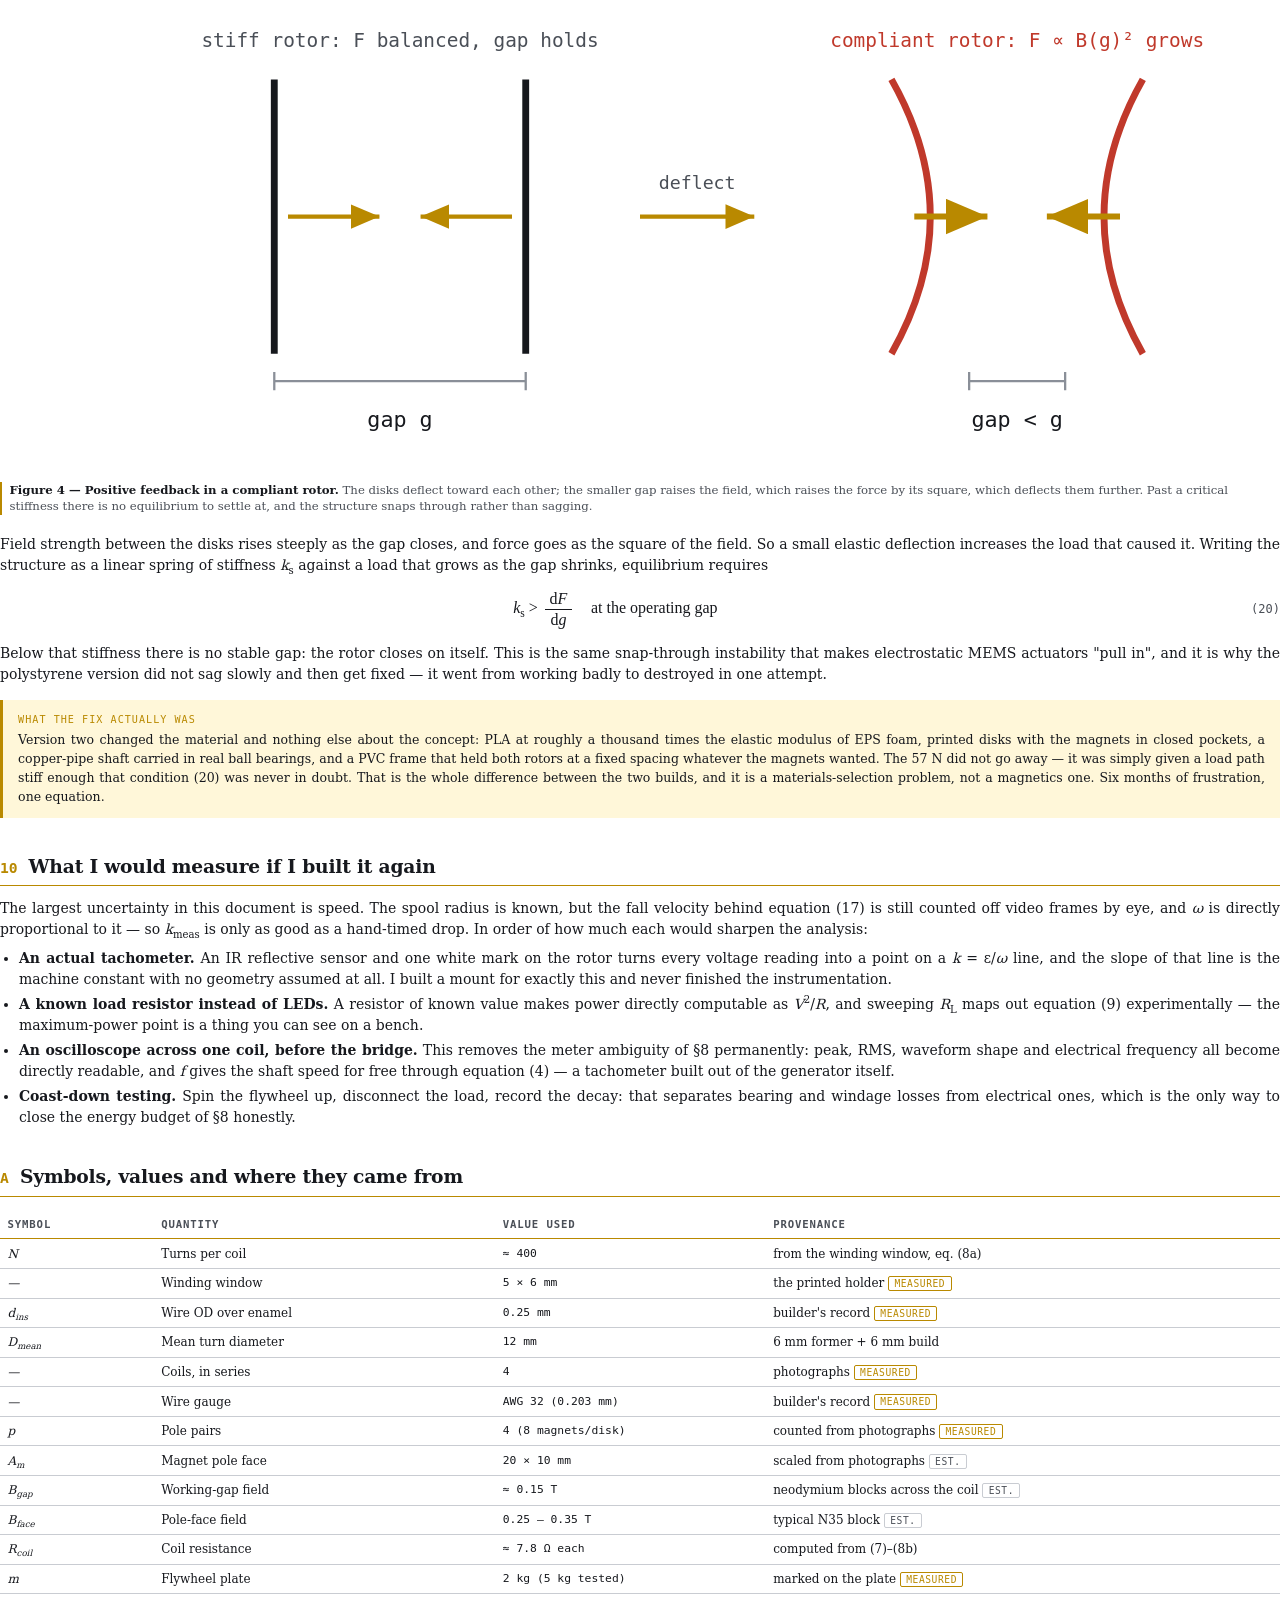
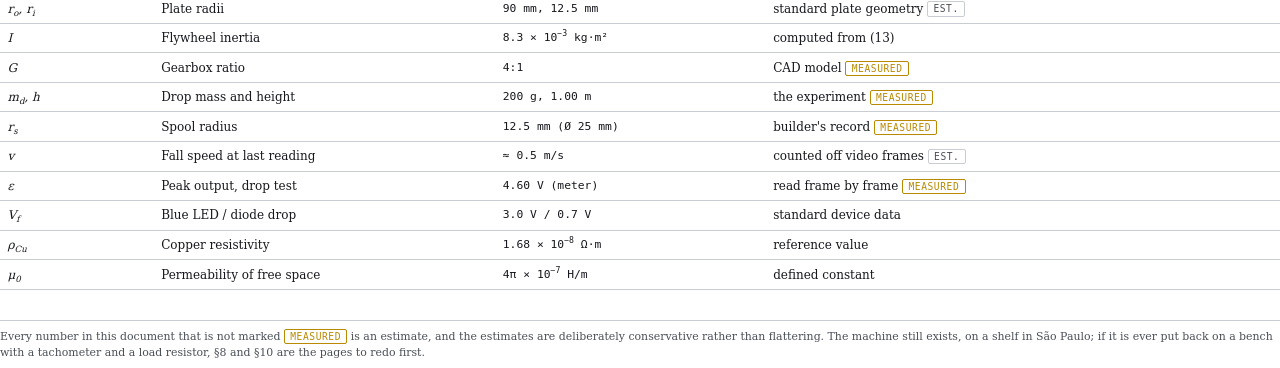
<file: docs/generator-physics.html>
<!doctype html>
<html lang="en">
<head>
<meta charset="utf-8">
<title>Axial-Flux Flywheel Generator — Physics Teardown</title>
<style>
  /* ── print setup ─────────────────────────────────────────── */
  @page { size: A4; margin: 17mm 16mm 15mm 16mm; }

  :root{
    --ink:      #16181d;
    --ink-soft: #4a4f57;
    --rule:     #c9ccd2;
    --accent:   #b98900;          /* darkened site yellow, legible on paper */
    --accent-bg:#fff7d9;
    --grid:     #e8eaee;
  }

  html { font-size: 10.5pt; }
  body{
    margin:0; color:var(--ink);
    font-family:"Cambria","Georgia","DejaVu Serif",serif;
    line-height:1.5; text-align:justify; hyphens:auto;
  }
  p{ margin:0 0 .62em; }
  em{ font-style:italic; }
  strong{ font-weight:700; }

  /* ── cover ───────────────────────────────────────────────── */
  .cover{ padding-top:14mm; page-break-after:always; text-align:left; }
  .cover .kicker{
    font-family:"Consolas","DejaVu Sans Mono",monospace;
    font-size:8.5pt; letter-spacing:.16em; text-transform:uppercase;
    color:var(--accent); margin-bottom:6mm;
  }
  .cover h1{
    font-size:29pt; line-height:1.12; margin:0 0 4mm; font-weight:700;
    letter-spacing:-0.01em;
  }
  .cover .sub{ font-size:13pt; color:var(--ink-soft); margin:0 0 10mm; font-style:italic; }
  .cover .byline{
    border-top:2px solid var(--accent); padding-top:3mm; font-size:10pt;
    font-family:"Consolas","DejaVu Sans Mono",monospace; color:var(--ink-soft);
  }
  .cover .byline b{ color:var(--ink); }
  .abstract{
    margin-top:12mm; padding:5mm 6mm; background:var(--accent-bg);
    border-left:3px solid var(--accent); font-size:10pt;
  }
  .abstract p:last-child{ margin-bottom:0; }

  /* ── headings ────────────────────────────────────────────── */
  h2{
    font-size:14pt; margin:9mm 0 3mm; padding-bottom:1.5mm;
    border-bottom:1.5px solid var(--accent); page-break-after:avoid;
    letter-spacing:-0.01em;
  }
  h2 .n{
    font-family:"Consolas","DejaVu Sans Mono",monospace;
    font-size:11pt; color:var(--accent); margin-right:3mm;
  }
  h3{ font-size:11pt; margin:5mm 0 1.5mm; page-break-after:avoid; font-style:italic; }

  /* ── equations ───────────────────────────────────────────── */
  .eq{
    display:flex; align-items:center; gap:4mm;
    margin:3.5mm 0; page-break-inside:avoid;
  }
  .eq .body{
    flex:1; text-align:center;
    font-family:"Cambria Math","Cambria","Georgia",serif;
    font-size:12pt;
  }
  .eq .num{
    font-family:"Consolas","DejaVu Sans Mono",monospace;
    font-size:9pt; color:var(--ink-soft); min-width:9mm; text-align:right;
  }
  .v{ font-style:italic; }                       /* scalar variable      */
  .vb{ font-style:italic; font-weight:700; }     /* vector               */
  .u{ font-style:normal; }                       /* units / roman text   */
  .frac{ display:inline-block; vertical-align:middle; text-align:center; margin:0 .18em; }
  .frac > span{ display:block; padding:0 .3em; line-height:1.25; }
  .frac .den{ border-top:1px solid var(--ink); }
  sub,sup{ font-size:.72em; line-height:0; }

  /* ── figures ─────────────────────────────────────────────── */
  figure{ margin:5mm 0; page-break-inside:avoid; text-align:center; }
  figure svg{ max-width:100%; height:auto; }
  figcaption{
    font-size:8.8pt; color:var(--ink-soft); text-align:left;
    margin-top:2mm; padding-left:2mm; border-left:2px solid var(--accent);
    line-height:1.4;
  }
  figcaption b{ color:var(--ink); }

  /* ── tables ──────────────────────────────────────────────── */
  table{ width:100%; border-collapse:collapse; font-size:9pt; margin:4mm 0; page-break-inside:avoid; }
  th,td{ text-align:left; padding:1.4mm 2mm; border-bottom:1px solid var(--rule); vertical-align:top; }
  th{
    font-family:"Consolas","DejaVu Sans Mono",monospace; font-size:8pt;
    text-transform:uppercase; letter-spacing:.08em; color:var(--ink-soft);
    border-bottom:1.5px solid var(--accent);
  }
  td.sym{ font-style:italic; white-space:nowrap; width:12%; }
  td.val{ font-family:"Consolas","DejaVu Sans Mono",monospace; font-size:8.5pt; white-space:nowrap; }
  .tag{
    font-family:"Consolas","DejaVu Sans Mono",monospace; font-size:7.2pt;
    text-transform:uppercase; letter-spacing:.06em; padding:.3mm 1.4mm;
    border:1px solid var(--rule); border-radius:2px; color:var(--ink-soft);
    white-space:nowrap;
  }
  .tag.m{ border-color:var(--accent); color:var(--accent); }   /* measured  */

  /* ── call-outs ───────────────────────────────────────────── */
  .note{
    margin:4mm 0; padding:3mm 4mm; background:#f5f6f8;
    border-left:3px solid var(--rule); font-size:9.4pt; page-break-inside:avoid;
  }
  .note.key{ background:var(--accent-bg); border-left-color:var(--accent); }
  .note p:last-child{ margin-bottom:0; }
  .note .lbl{
    display:block; font-family:"Consolas","DejaVu Sans Mono",monospace;
    font-size:7.6pt; text-transform:uppercase; letter-spacing:.1em;
    color:var(--accent); margin-bottom:1.2mm;
  }
  ul{ margin:0 0 .62em; padding-left:5mm; }
  li{ margin-bottom:.28em; }

  .foot{
    margin-top:8mm; padding-top:2mm; border-top:1px solid var(--rule);
    font-size:8.2pt; color:var(--ink-soft); text-align:left;
  }
</style>
</head>
<body>

<!-- ══════════════════════════ COVER ══════════════════════════ -->
<section class="cover">
  <div class="kicker">Retrospective engineering analysis · personal project</div>
  <h1>An Axial-Flux Flywheel Generator,<br>Taken Apart on Paper</h1>
  <p class="sub">The physics of a machine I built out of PVC pipe, copper plumbing tube and
     3D-printed plastic at fifteen — worked out properly, fifteen years of schooling later.</p>
  <div class="byline">
    <b>Ilan Jordan</b> · Mechanical Engineering &amp; Materials Science · Physics · Duke University<br>
    Machine built São Paulo, 2021–2022 &nbsp;·&nbsp; Analysis written 2026
  </div>

  <div class="abstract">
    <p><b>What this is.</b> In 2021, locked down and fifteen, I built a generator: two 3D-printed
    rotor disks carrying eight permanent magnets each, spinning either side of four hand-wound
    coils, on a copper-pipe shaft in a PVC frame. It lit LEDs. A gym weight plate bolted to the
    shaft served as a flywheel; a hand crank through a 4:1 planetary gearbox drove it; a
    200&nbsp;g mass on a string over a spool gave it a repeatable, calculable energy input.</p>

    <p>I did not have this mathematics then. I had a YouTube video about flywheel batteries,
    a soldering iron and a first prototype that destroyed itself. This document is the analysis
    I could not write at the time: what the machine actually does, which numbers govern it, why
    the first version collapsed, and what the measurements caught on video really say. Where a
    quantity was measured it is marked <span class="tag m">measured</span>; where it is estimated
    from photographs or standard part sizes it is marked <span class="tag">est.</span> and the
    estimate is stated. Nothing here is tuned to make the machine look better than it was.</p>
  </div>
</section>

<!-- ═════════════════════════ 1. MACHINE ═════════════════════ -->
<h2><span class="n">1</span>The machine</h2>

<p>The topology is a <strong>dual-rotor, coreless axial-flux permanent-magnet generator</strong>.
Two disks of magnets rotate on a common shaft; a stationary disk of air-cored coils sits in the
gap between them. Flux crosses the gap parallel to the shaft — axially — so every magnet passes
squarely over a coil once per pole. Almost every small wind-turbine generator built by hobbyists
uses this arrangement, for the same reason I ended up at it: it needs no iron core, no
laminations, no machining, and it tolerates a builder's tolerances.</p>

<figure>
<svg viewBox="0 0 620 250" xmlns="http://www.w3.org/2000/svg" role="img" aria-label="Section view of the axial-flux generator">
  <defs>
    <marker id="ar" markerWidth="8" markerHeight="8" refX="7" refY="3" orient="auto">
      <path d="M0,0 L7,3 L0,6 z" fill="#16181d"/>
    </marker>
    <marker id="ary" markerWidth="8" markerHeight="8" refX="7" refY="3" orient="auto">
      <path d="M0,0 L7,3 L0,6 z" fill="#b98900"/>
    </marker>
  </defs>
  <g fill="none" stroke="#16181d" stroke-width="1.5">
    <!-- shaft -->
    <rect x="40" y="115" width="540" height="16" fill="#f2e5d0"/>
    <!-- bearings -->
    <rect x="70" y="103" width="26" height="40" fill="#e8eaee"/>
    <rect x="520" y="103" width="26" height="40" fill="#e8eaee"/>
    <!-- flywheel -->
    <rect x="128" y="42" width="20" height="162" rx="5" fill="#f7d98a"/>
    <!-- rotor disks -->
    <rect x="286" y="58" width="14" height="130" fill="#3a3f47"/>
    <rect x="356" y="58" width="14" height="130" fill="#3a3f47"/>
    <!-- magnets -->
    <g fill="#b98900" stroke="none">
      <rect x="300" y="66" width="9" height="26"/><rect x="300" y="100" width="9" height="26"/>
      <rect x="300" y="152" width="9" height="26"/><rect x="300" y="118" width="9" height="26"/>
      <rect x="347" y="66" width="9" height="26"/><rect x="347" y="100" width="9" height="26"/>
      <rect x="347" y="152" width="9" height="26"/><rect x="347" y="118" width="9" height="26"/>
    </g>
    <!-- stator coils -->
    <g fill="#c05a2e" stroke="#16181d" stroke-width="1">
      <rect x="320" y="68" width="16" height="24" rx="3"/>
      <rect x="320" y="150" width="16" height="24" rx="3"/>
    </g>
    <rect x="316" y="58" width="24" height="130" stroke-dasharray="3 3" stroke="#8a8f98"/>
    <!-- spool -->
    <rect x="452" y="86" width="16" height="74" rx="3" fill="#e8eaee"/>
    <path d="M460 160 L460 226" stroke="#16181d" stroke-width="1"/>
    <rect x="452" y="226" width="16" height="14" fill="#8a8f98"/>
    <!-- flux arrows across the gap -->
    <g stroke="#b98900" stroke-width="1.6" marker-end="url(#ary)">
      <path d="M311 79 L345 79"/><path d="M345 165 L311 165"/>
    </g>
    <!-- rotation -->
    <path d="M170 60 a40 40 0 0 1 34 22" stroke="#16181d" marker-end="url(#ar)"/>
  </g>
  <g font-family="Consolas,DejaVu Sans Mono,monospace" font-size="10" fill="#16181d">
    <text x="138" y="22" text-anchor="middle">flywheel</text>
    <text x="138" y="34" text-anchor="middle" font-size="8.5" fill="#4a4f57">2 kg plate</text>
    <text x="176" y="52">ω</text>
    <text x="328" y="42" text-anchor="middle">stator</text>
    <text x="328" y="212" text-anchor="middle" font-size="8.5" fill="#4a4f57">4 coils, ~400 turns</text>
    <text x="250" y="205" text-anchor="middle">rotor</text>
    <text x="406" y="205" text-anchor="middle">rotor</text>
    <text x="328" y="22" text-anchor="middle" font-size="8.5" fill="#4a4f57">8 magnets per rotor, N–S alternating</text>
    <text x="83" y="96" text-anchor="middle" font-size="8.5">bearing</text>
    <text x="533" y="96" text-anchor="middle" font-size="8.5">bearing</text>
    <text x="460" y="78" text-anchor="middle" font-size="8.5">drop spool</text>
    <text x="482" y="238" font-size="8.5">200 g</text>
    <text x="328" y="105" text-anchor="middle" font-size="8.5" fill="#b98900">flux B</text>
    <text x="44" y="152" font-size="8.5" fill="#4a4f57">copper-pipe shaft</text>
  </g>
</svg>
<figcaption><b>Figure 1 — Section through the machine.</b> Flux crosses the air gap axially,
from one rotor disk to the other, passing through the stationary coils on the way. The flywheel
plate and the drop-spool sit on the same shaft; the hand crank and gearbox (not shown) drive the
left-hand end. Drawn to describe the layout, not to scale.</figcaption>
</figure>

<p>Three consequences follow from having no iron in the stator, and all three mattered to a
fifteen-year-old with a hot-glue gun:</p>

<ul>
  <li><strong>No cogging.</strong> With an iron-toothed stator, the magnets snap from tooth to
      tooth and the shaft resists being turned even with the output open-circuit. A coreless
      stator has no preferred angular position, so the machine spins freely under no load — which
      is exactly what you want when the input is a falling 200&nbsp;g mass with 2&nbsp;J to its
      name.</li>
  <li><strong>No core loss.</strong> There is no iron to carry hysteresis or eddy-current losses,
      so at these speeds essentially all the electrical loss is <span class="v">I</span><sup>2</sup><span class="v">R</span>
      in the copper.</li>
  <li><strong>A large effective air gap, and a weak field to show for it.</strong> The flux has to
      cross the coil thickness plus two mechanical clearances instead of a millimetre of air.
      This is the price of the other two, and §2 shows how heavily it is paid.</li>
</ul>

<!-- ═════════════════════════ 2. INDUCTION ═══════════════════ -->
<h2><span class="n">2</span>Where the voltage comes from</h2>

<p>Faraday's law is the whole machine in one line. The flux threading one turn of a coil is the
field integrated over the turn's area,</p>

<div class="eq"><div class="body">
  Φ = ∫<sub><span class="v">A</span></sub> <span class="vb">B</span> · d<span class="vb">A</span>
</div><div class="num">(1)</div></div>

<p>and the electromotive force appearing across a coil of <span class="v">N</span> turns is the
rate at which that flux changes, with the minus sign of Lenz's law recording that the induced
current opposes the change that made it:</p>

<div class="eq"><div class="body">
  ε = −<span class="v">N</span> <span class="frac"><span>dΦ</span><span class="den">d<span class="v">t</span></span></span>
</div><div class="num">(2)</div></div>

<p>Nothing in the coil knows about rotation; it only knows that the flux through it is changing.
As a magnet sweeps across a coil the flux rises from zero to a maximum and back; as the next
magnet — reversed in polarity — arrives, it swings equally far negative. To a good approximation
for a sinusoidally-varying overlap,</p>

<div class="eq"><div class="body">
  Φ(<span class="v">t</span>) ≈ Φ̂ sin(<span class="v">ω</span><sub>e</sub><span class="v">t</span>)
  &nbsp;&nbsp;⟹&nbsp;&nbsp;
  ε(<span class="v">t</span>) = −<span class="v">N</span>Φ̂<span class="v">ω</span><sub>e</sub> cos(<span class="v">ω</span><sub>e</sub><span class="v">t</span>)
</div><div class="num">(3)</div></div>

<p>where <span class="v">ω</span><sub>e</sub> is the <em>electrical</em> angular frequency. It is
not the shaft speed. Each pair of magnets — one north-facing, one south-facing — gives one full
electrical cycle per pass, so with <span class="v">p</span> pole pairs on the rotor,</p>

<div class="eq"><div class="body">
  <span class="v">ω</span><sub>e</sub> = <span class="v">p</span> <span class="v">ω</span><sub>m</sub>,
  &nbsp;&nbsp;
  <span class="v">f</span> = <span class="frac"><span><span class="v">p n</span></span><span class="den">60</span></span>
  &nbsp;&nbsp;[<span class="u">Hz</span>, with <span class="v">n</span> in <span class="u">rpm</span>]
</div><div class="num">(4)</div></div>

<p>My rotors carry eight magnets each, alternating in polarity, so
<span class="v">p</span>&nbsp;=&nbsp;4. At 300&nbsp;rpm the coils see 20&nbsp;Hz — mains-like
frequencies out of a hand crank, purely because the pole count does the work that speed would
otherwise have to. Putting (3) and (4) together gives the peak EMF of the whole stator, with
<span class="v">N</span><sub>tot</sub> turns in series:</p>

<div class="eq"><div class="body">
  ε̂ = <span class="v">N</span><sub>tot</sub> Φ̂ <span class="v">p</span> <span class="v">ω</span><sub>m</sub>
  ≡ <span class="v">k</span> <span class="v">ω</span><sub>m</sub>
</div><div class="num">(5)</div></div>

<div class="note key">
  <span class="lbl">The one equation to keep</span>
  <p>Voltage is proportional to speed, and the constant of proportionality
  <span class="v">k</span> = <span class="v">N</span><sub>tot</sub>Φ̂<span class="v">p</span> is
  fixed by construction: turns, flux per pole, pole pairs. There is no other knob. Every design
  decision in this project — more turns, thinner wire, smaller air gap, more magnets, a gearbox
  to raise <span class="v">ω</span><sub>m</sub> — is an attempt to move one of those four terms.</p>
</div>

<h3>What the geometry predicts</h3>

<p>Φ̂ is set by the field and by the area the turns actually enclose — and it is the
<em>smaller</em> of the two apertures that governs. The neodymium magnets present a
20 × 10&nbsp;mm face, 200&nbsp;mm<sup>2</sup>, but a turn wound on the 6&nbsp;mm former with a
6&nbsp;mm build has a mean diameter of 12&nbsp;mm and encloses only</p>

<div class="eq"><div class="body">
  <span class="v">A</span><sub>turn</sub> = π(<span class="v">D</span><sub>mean</sub>/2)<sup>2</sup>
  = π(6×10<sup>−3</sup>)<sup>2</sup> ≈ 1.13 × 10<sup>−4</sup> <span class="u">m<sup>2</sup></span>
</div><div class="num">(6a)</div></div>

<p>Crediting the turns with the magnet's area rather than their own is the easiest way to flatter
a machine like this on paper, and it overstates the answer by nearly a factor of two. With
<span class="v">B</span><sub>gap</sub> ≈ 0.15&nbsp;T across the working gap — a fair figure for
neodymium blocks facing each other across a coil a few millimetres thick — and the 400 turns per
coil that §3 derives from the winding window, four coils in series give</p>

<div class="eq"><div class="body">
  <span class="v">k</span><sub>ideal</sub> = 1600 × (0.15 × 1.13×10<sup>−4</sup>) × 4
  ≈ 0.11 <span class="u">V·s/rad</span>
</div><div class="num">(6b)</div></div>

<p>That predicts 4&nbsp;V on the terminals at about 36&nbsp;rad/s — 350&nbsp;rpm. Hold on to the
figure 0.11: §8 measures the same constant from an experiment that knows nothing about any of
this geometry, and the comparison is the most instructive number in the document.</p>

<!-- ═════════════════════════ 3. COIL ════════════════════════ -->
<h2><span class="n">3</span>The coil as a real source</h2>

<p>A coil is not an ideal voltage source; it is an EMF behind its own resistance. For enamelled
copper of length ℓ and cross-section <span class="v">A</span><sub>w</sub>,</p>

<div class="eq"><div class="body">
  <span class="v">R</span> = <span class="frac"><span>ρ ℓ</span><span class="den"><span class="v">A</span><sub>w</sub></span></span>,
  &nbsp;&nbsp; ρ<sub><span class="u">Cu</span></sub> = 1.68 × 10<sup>−8</sup> <span class="u">Ω·m</span>
  = 0.0172 <span class="u">Ω·mm<sup>2</sup>/m</span>
</div><div class="num">(7)</div></div>

<p>AWG&nbsp;32 wire is 0.203&nbsp;mm across the bare copper —
<span class="v">A</span><sub>w</sub> = 0.0324&nbsp;mm<sup>2</sup>, or 0.52&nbsp;Ω per metre — and
0.25&nbsp;mm measured over the enamel <span class="tag m">measured</span>, which is the figure
that decides how many turns will physically fit.</p>

<h3>How many turns actually went on</h3>

<p>The winding window in the printed holder is 5&nbsp;mm deep by 6&nbsp;mm wide
<span class="tag m">measured</span> — 30&nbsp;mm<sup>2</sup> of cross-section to fill with
0.25&nbsp;mm wire. Perfect square packing would put 16 turns in every square millimetre
(1/<span class="v">d</span><sub>ins</sub><sup>2</sup>); hand-winding without a jig or a counter
realistically reaches <span class="v">n</span><sub>A</sub> ≈ 12 or 13:</p>

<div class="eq"><div class="body">
  <span class="v">N</span> ≈ <span class="v">A</span><sub>window</sub> · <span class="v">n</span><sub>A</sub>
  ≈ 30 × 13 ≈ 400 <span class="u">turns</span>
  &nbsp;&nbsp;(<span class="u">ceiling: 480 square-packed, 555 hexagonal</span>)
</div><div class="num">(8a)</div></div>

<p>This matters because I remembered these coils as thousand-turn coils for years, and the window
simply will not hold a thousand: 555 is a hard geometric ceiling and hand-winding does not come
close to it. The first-generation coils — the fat hand-wound lumps in the earliest photographs —
were much stubbier and did carry more wire; the printed holder that replaced them took a sleeker
winding, and it is the sleeker one whose numbers appear throughout this document.</p>

<p>Four hundred turns wound on the 6&nbsp;mm former, building out 6&nbsp;mm, gives a mean turn
diameter of 12&nbsp;mm and so</p>

<div class="eq"><div class="body">
  ℓ = <span class="v">N</span> π <span class="v">D</span><sub>mean</sub>
  = 400 × π × 0.012 ≈ 15 <span class="u">m</span>
  &nbsp;&nbsp;⟹&nbsp;&nbsp;
  <span class="v">R</span><sub>coil</sub> ≈ 7.8 <span class="u">Ω</span>
</div><div class="num">(8b)</div></div>

<p>Four in series is about 31&nbsp;Ω of source resistance and some 18&nbsp;g of copper — and 31&nbsp;Ω
is a number worth remembering when §8 gets to where the energy went. It is also the easiest
prediction in this document to falsify: put an ohmmeter across one coil, and if it does not read
somewhere near 8&nbsp;Ω, equation (8a) is wrong and everything downstream of it moves.</p>

<h3>Why more turns is not simply better</h3>

<p>Adding turns raises the EMF linearly — but it also lengthens the wire, so the resistance rises
linearly too. Into a load <span class="v">R</span><sub>L</sub> the delivered power is</p>

<div class="eq"><div class="body">
  <span class="v">P</span><sub>L</sub> =
  <span class="frac"><span>ε<sup>2</sup> <span class="v">R</span><sub>L</sub></span><span class="den">(<span class="v">R</span><sub>coil</sub> + <span class="v">R</span><sub>L</sub>)<sup>2</sup></span></span>
  , &nbsp; maximal at &nbsp; <span class="v">R</span><sub>L</sub> = <span class="v">R</span><sub>coil</sub>
</div><div class="num">(9)</div></div>

<p>With ε ∝ <span class="v">N</span> and <span class="v">R</span><sub>coil</sub> ∝
<span class="v">N</span>, the short-circuit current
ε/<span class="v">R</span><sub>coil</sub> is <em>independent of the number of turns</em> — it
depends only on the winding window, the wire's resistivity and the rate of change of flux. Turns
buy volts, never watts. What buys watts is copper cross-section in the window, flux, and speed.</p>

<div class="note">
  <span class="lbl">What I actually needed</span>
  <p>The load was LEDs, which need <em>voltage</em> before they need current: below their forward
  drop they draw nothing at all. Winding many turns of thin wire was, by accident, exactly the
  right choice for the job — a high-voltage, high-impedance, low-current source. Had I been
  charging a battery instead, the same coils would have been close to useless, and the fix would
  have been fewer turns of much thicker wire.</p>
</div>

<!-- ═════════════════════════ 4. RECTIFIER ═══════════════════ -->
<h2><span class="n">4</span>Rectification, and the voltage floor for light</h2>

<p>What comes out of the coils is alternating: each pole reverses the flux, so the terminals swing
symmetrically about zero. An LED conducts one way only, and would flash at half duty and sit dark
for the other half. Learning what a full-bridge rectifier was, and building one on a breadboard,
was the first piece of electronics I did on this project.</p>

<figure>
<svg viewBox="0 0 540 225" xmlns="http://www.w3.org/2000/svg" role="img" aria-label="Bridge rectifier circuit">
  <defs>
    <g id="dio">
      <path d="M-8,-7 L8,0 L-8,7 z" fill="#16181d" stroke="none"/>
      <path d="M8,-8 L8,8" stroke="#16181d" stroke-width="1.6"/>
    </g>
  </defs>
  <g fill="none" stroke="#16181d" stroke-width="1.4">
    <!-- AC source and its two leads to the AC nodes of the bridge -->
    <circle cx="70" cy="90" r="22"/>
    <path d="M58 90 q6 -11 12 0 q6 11 12 0"/>
    <path d="M70 68 L70 40 L230 40"/>
    <path d="M70 112 L70 140 L230 140"/>
    <!-- bridge diamond: AC at top and bottom, DC- left, DC+ right -->
    <path d="M230 40 L300 90 L230 140 L160 90 Z"/>
    <!-- DC+ rail out of the right node -->
    <path d="M300 90 L460 90"/>
    <!-- DC- rail out of the left node, hopping over the lower AC lead -->
    <path d="M160 90 L130 90 L130 133"/>
    <path d="M130 133 a7 7 0 0 0 0 14" />
    <path d="M130 147 L130 195 L460 195"/>
    <!-- smoothing capacitor -->
    <path d="M370 90 L370 128 M354 128 L386 128 M354 138 L386 138 M370 138 L370 195"/>
    <!-- LED branch -->
    <path d="M450 90 L450 108 M450 128 L450 195"/>
    <path d="M441 126 l9 -14 l9 14 z" fill="#16181d" stroke="none"/>
    <path d="M441 128 L459 128"/>
    <path d="M464 104 l11 -8 M468 114 l11 -8" stroke-width="1"/>
  </g>
  <g fill="#16181d"><circle cx="370" cy="90" r="3"/><circle cx="370" cy="195" r="3"/></g>
  <!-- the four diodes, all steering current toward the right-hand node -->
  <use href="#dio" transform="translate(265,65) rotate(35.5)"/>
  <use href="#dio" transform="translate(265,115) rotate(-35.5)"/>
  <use href="#dio" transform="translate(195,65) rotate(-35.5)"/>
  <use href="#dio" transform="translate(195,115) rotate(35.5)"/>
  <g font-family="Consolas,DejaVu Sans Mono,monospace" font-size="9.5" fill="#16181d">
    <text x="62" y="170" text-anchor="middle" font-size="8.5">4 coils</text>
    <text x="62" y="182" text-anchor="middle" font-size="8.5" fill="#4a4f57">in series</text>
    <text x="230" y="22" text-anchor="middle">bridge — 4 diodes</text>
    <text x="310" y="82" font-size="8.5" fill="#4a4f57">+</text>
    <text x="140" y="82" font-size="8.5" fill="#4a4f57">−</text>
    <text x="336" y="162" text-anchor="end" font-size="8.5">smoothing C</text>
    <text x="486" y="112" font-size="8.5">LEDs</text>
    <text x="230" y="215" text-anchor="middle" font-size="8.5" fill="#4a4f57">whichever way the coils push, current leaves by the same rail</text>
  </g>
</svg>
<figcaption><b>Figure 2 — The output stage as built.</b> Four coils in series feed a full-bridge
rectifier, a smoothing capacitor and the LEDs. Two diodes conduct on each half-cycle, so the
bridge costs two forward drops, not one.</figcaption>
</figure>

<p>The bridge buys both half-cycles at the price of two silicon drops in series, and the LED then
takes its own. For light to appear at all, the instantaneous EMF must clear</p>

<div class="eq"><div class="body">
  ε̂ ≥ <span class="v">V</span><sub>f,LED</sub> + 2<span class="v">V</span><sub>f,diode</sub>
  ≈ 3.0 + 2(0.7) = 4.4 <span class="u">V</span>
</div><div class="num">(10)</div></div>

<p>for blue LEDs, which are the expensive ones in forward drop — a red LED at 1.8&nbsp;V would
have lit at 3.2&nbsp;V and made the machine look twice as good. Combining (10) with (5) gives the
speed below which the machine is, visibly, a paperweight:</p>

<div class="eq"><div class="body">
  <span class="v">ω</span><sub>min</sub> =
  <span class="frac"><span><span class="v">V</span><sub>f,LED</sub> + 2<span class="v">V</span><sub>f,diode</sub></span><span class="den"><span class="v">k</span></span></span>
</div><div class="num">(11)</div></div>

<p>This threshold is not a nuisance; it is the design specification. Everything downstream — the
gearbox ratio, the flywheel, how high I had to lift the 200&nbsp;g mass — exists to keep
<span class="v">ω</span><sub>m</sub> above <span class="v">ω</span><sub>min</sub> for long enough
to see something.</p>

<!-- ═════════════════════════ 5. TORQUE ══════════════════════ -->
<h2><span class="n">5</span>What the electrical load feels like at the shaft</h2>

<p>Close the circuit and the coils carry current; that current sits in the magnets' field and
produces a force opposing the motion that created it. This is Lenz's law arriving as a mechanical
sensation — the crank gets heavier the moment the LEDs light. Quantitatively, with the same
constant <span class="v">k</span> from (5):</p>

<div class="eq"><div class="body">
  <span class="v">i</span> =
  <span class="frac"><span><span class="v">k</span><span class="v">ω</span><sub>m</sub></span><span class="den"><span class="v">R</span><sub>coil</sub> + <span class="v">R</span><sub>L</sub></span></span>
  , &nbsp;&nbsp;
  <span class="v">τ</span><sub>brake</sub> = <span class="v">k</span> <span class="v">i</span> =
  <span class="frac"><span><span class="v">k</span><sup>2</sup></span><span class="den"><span class="v">R</span><sub>coil</sub> + <span class="v">R</span><sub>L</sub></span></span>
  <span class="v">ω</span><sub>m</sub>
</div><div class="num">(12)</div></div>

<p>The braking torque is proportional to speed: electrically, the machine behaves at the shaft
exactly like a viscous damper with coefficient
<span class="v">k</span><sup>2</sup>/(<span class="v">R</span><sub>coil</sub>+<span class="v">R</span><sub>L</sub>).
The same <span class="v">k</span> that generates volts generates drag, and its square governs how
hard the machine fights back. Two things follow that took me a long time to understand as a
teenager:</p>

<ul>
  <li>An open-circuit generator is nearly free to spin, and a short-circuited one is nearly
      impossible to turn. Nothing mechanical changed.</li>
  <li>Power out and drag are the same phenomenon:
      <span class="v">P</span> = <span class="v">τ</span><sub>brake</sub><span class="v">ω</span><sub>m</sub>
      = <span class="v">k</span><sup>2</sup><span class="v">ω</span><sub>m</sub><sup>2</sup>/(<span class="v">R</span><sub>coil</sub>+<span class="v">R</span><sub>L</sub>).
      There is no way to take energy out without being felt.</li>
</ul>

<p>Equation (12) also explains the shape of the gravity-drop measurement in §8. A hanging mass
applies a constant torque <span class="v">m g r</span><sub>s</sub> at the spool. Against a
speed-proportional brake, the shaft accelerates toward a terminal speed
<span class="v">ω</span><sub>∞</sub> = <span class="v">m g r</span><sub>s</sub>(<span class="v">R</span><sub>coil</sub>+<span class="v">R</span><sub>L</sub>)/<span class="v">k</span><sup>2</sup>;
below it, and with the machine's rotational inertia dominating, the speed ramps very nearly
linearly — which is exactly what the voltmeter recorded.</p>

<!-- ═════════════════════════ 6. FLYWHEEL ════════════════════ -->
<h2><span class="n">6</span>The flywheel, and an honest reckoning of what it stores</h2>

<p>The project began with a video about flywheel batteries, so a flywheel there had to be. A
2&nbsp;kg cast gym plate fit the shaft adapter perfectly; the bore of a standard plate is a happy
accident of engineering standardisation, and I tested up to 5&nbsp;kg on the same shaft. For a
plate of mass <span class="v">m</span>, outer radius <span class="v">r</span><sub>o</sub> and bore
radius <span class="v">r</span><sub>i</sub>:</p>

<div class="eq"><div class="body">
  <span class="v">I</span> = ½ <span class="v">m</span>(<span class="v">r</span><sub>o</sub><sup>2</sup> + <span class="v">r</span><sub>i</sub><sup>2</sup>)
  , &nbsp;&nbsp;
  <span class="v">E</span> = ½ <span class="v">I</span> <span class="v">ω</span><sub>m</sub><sup>2</sup>
</div><div class="num">(13)</div></div>

<p>With <span class="v">r</span><sub>o</sub> = 90&nbsp;mm and
<span class="v">r</span><sub>i</sub> = 12.5&nbsp;mm, the 2&nbsp;kg plate gives
<span class="v">I</span> ≈ 8.3 × 10<sup>−3</sup>&nbsp;kg·m<sup>2</sup>. Then:</p>

<table>
  <tr><th>Shaft speed</th><th>ω<sub>m</sub></th><th>Stored energy</th><th>Equivalent</th></tr>
  <tr><td>100 rpm</td><td class="val">10.5 rad/s</td><td class="val">0.45 J</td><td>lifting the 200 g mass 23 cm</td></tr>
  <tr><td>300 rpm</td><td class="val">31.4 rad/s</td><td class="val">4.1 J</td><td>lifting it 2.1 m</td></tr>
  <tr><td>600 rpm</td><td class="val">62.8 rad/s</td><td class="val">16.3 J</td><td>lifting it 8.3 m</td></tr>
  <tr><td>1000 rpm</td><td class="val">104.7 rad/s</td><td class="val">45.3 J</td><td>lifting it 23 m</td></tr>
</table>

<p>Energy goes as the <em>square</em> of speed but only linearly with mass, which is why real
flywheel storage is built out of carbon fibre spinning at tens of thousands of rpm rather than
out of heavier steel. Doubling my plate to 4&nbsp;kg would have doubled the stored energy;
doubling the speed would have quadrupled it — and the machine would have run into a very
different limit, since the burst hazard of a spinning disk scales with rim speed, not mass.</p>

<div class="note key">
  <span class="lbl">The reality check I could not do at fifteen</span>
  <p>At 300&nbsp;rpm the flywheel holds about 4&nbsp;joules. A single AA alkaline cell holds
  roughly 10&nbsp;000&nbsp;joules — two and a half <em>thousand</em> times more, at a fraction of
  the mass and with no bearings to keep it. My machine was never going to be a battery. What it
  was, and what it turned out to be worth, was a device that made an abstract chain —
  potential energy → kinetic energy → magnetic flux change → EMF → light — visible and
  measurable end to end, one link at a time.</p>
</div>

<!-- ═════════════════════════ 7. GEARBOX ═════════════════════ -->
<h2><span class="n">7</span>Gearing: buying speed with torque</h2>

<p>Since ε ∝ <span class="v">ω</span><sub>m</sub> and a comfortable hand crank runs at perhaps
60–90&nbsp;rpm, the cheapest volts available were geometric. I designed a 4:1 planetary gearbox
in CAD and printed it. In a planetary train with a fixed ring, sun input and carrier output, the
reduction is</p>

<div class="eq"><div class="body">
  <span class="v">G</span> = 1 + <span class="frac"><span><span class="v">Z</span><sub>ring</sub></span><span class="den"><span class="v">Z</span><sub>sun</sub></span></span>
</div><div class="num">(14)</div></div>

<p>so a ring with three times the teeth of the sun gives 4:1. Driven the other way — crank on the
carrier, generator on the sun — the same train becomes a 4× <em>speed increaser</em>, which is
how I used it. The bargain is strictly conserved:</p>

<div class="eq"><div class="body">
  <span class="v">ω</span><sub>out</sub> = <span class="v">G</span> <span class="v">ω</span><sub>in</sub>,
  &nbsp;&nbsp;
  <span class="v">τ</span><sub>out</sub> = <span class="frac"><span><span class="v">η</span> <span class="v">τ</span><sub>in</sub></span><span class="den"><span class="v">G</span></span></span>,
  &nbsp;&nbsp;
  <span class="v">P</span><sub>out</sub> = <span class="v">η</span> <span class="v">P</span><sub>in</sub>
</div><div class="num">(15)</div></div>

<p>Four times the voltage, one quarter of the torque available to make current with, and whatever
the printed plastic teeth lose to friction on top. Combining with (12), the torque I had to
supply at the crank against the electrical load goes as <span class="v">G</span><sup>2</sup>: the
gearbox raises <span class="v">ω</span> at the generator, which raises both the induced current
and the arm through which it acts. The crank got noticeably heavier once the ratio went in, and
that heaviness was, correctly, the feeling of delivering more power.</p>

<!-- ═════════════════════════ 8. EXPERIMENT ══════════════════ -->
<h2><span class="n">8</span>The gravity-drop experiment</h2>

<p>The last thing I added was the best idea in the project, though I did not think of it that way
at the time. A hand crank is not a measurement: nobody can turn a handle at a repeatable speed,
and there is no way to say how much energy you put in. So I printed a spool, wound a string on
it, hung a 200&nbsp;g mass from it and dropped it from 1&nbsp;m. That is a known, repeatable
energy input, delivered as a constant torque:</p>

<div class="eq"><div class="body">
  <span class="v">E</span><sub>in</sub> = <span class="v">m g h</span> = 0.200 × 9.81 × 1.00 = 1.96 <span class="u">J</span>,
  &nbsp;&nbsp;
  <span class="v">τ</span><sub>in</sub> = <span class="v">m g r</span><sub>s</sub>,
  &nbsp;&nbsp;
  <span class="v">P</span><sub>in</sub>(<span class="v">t</span>) = <span class="v">m g v</span>(<span class="v">t</span>)
</div><div class="num">(16)</div></div>

<h3>What the video actually recorded</h3>

<p>The multimeter is visible in frame throughout the drop, on its 20&nbsp;V range, reading the
rectified output. Stepping the footage frame by frame gives a genuine time series — the only
quantitative data this project ever produced:</p>

<figure>
<svg viewBox="0 0 560 230" xmlns="http://www.w3.org/2000/svg" role="img" aria-label="Measured output voltage against time during the drop">
  <!-- y = 190 - 36*V   x = 60 + 300*t -->
  <g stroke="#e8eaee" stroke-width="1">
    <path d="M60 154 L520 154 M60 118 L520 118 M60 82 L520 82 M60 46 L520 46"/>
  </g>
  <g stroke="#16181d" stroke-width="1.4" fill="none">
    <path d="M60 190 L520 190"/><path d="M60 20 L60 190"/>
  </g>
  <path d="M118 190 L473 33" stroke="#b98900" stroke-width="1.2" stroke-dasharray="5 4" fill="none"/>
  <g fill="#b98900">
    <circle cx="60"  cy="190" r="3.6"/>
    <circle cx="98"  cy="190" r="3.6"/>
    <circle cx="135" cy="180" r="3.6"/>
    <circle cx="173" cy="180" r="3.6"/>
    <circle cx="210" cy="180" r="3.6"/>
    <circle cx="248" cy="158" r="3.6"/>
    <circle cx="285" cy="103" r="3.6"/>
    <circle cx="323" cy="103" r="3.6"/>
    <circle cx="360" cy="103" r="3.6"/>
    <circle cx="398" cy="24"  r="3.6"/>
    <circle cx="435" cy="40"  r="3.6"/>
    <circle cx="473" cy="40"  r="3.6"/>
  </g>
  <g font-family="Consolas,DejaVu Sans Mono,monospace" font-size="9" fill="#4a4f57">
    <text x="52" y="194" text-anchor="end">0</text>
    <text x="52" y="158" text-anchor="end">1</text>
    <text x="52" y="122" text-anchor="end">2</text>
    <text x="52" y="86"  text-anchor="end">3</text>
    <text x="52" y="50"  text-anchor="end">4</text>
    <text x="26" y="105" transform="rotate(-90 26 105)" text-anchor="middle" fill="#16181d">output / V</text>
    <text x="60"  y="206" text-anchor="middle">0.0</text>
    <text x="210" y="206" text-anchor="middle">0.5</text>
    <text x="360" y="206" text-anchor="middle">1.0</text>
    <text x="510" y="206" text-anchor="middle">1.5</text>
    <text x="290" y="222" text-anchor="middle" fill="#16181d">time from release / s</text>
    <text x="392" y="16"  fill="#b98900" text-anchor="middle">4.60 V</text>
    <text x="150" y="56"  fill="#b98900" font-size="8.5">least-squares fit, 3.7 V/s</text>
  </g>
</svg>
<figcaption><b>Figure 3 — Measured output during the drop, read off the meter frame by frame at
8&nbsp;fps.</b> Readings: 0.00, 0.00, 0.28, 0.28, 0.28, 0.88, 2.42, 2.42, 2.42, 4.60, 4.17,
4.17&nbsp;V. The staircase is the meter's own update rate (roughly 3&nbsp;Hz), not the machine.
The dashed line is a least-squares fit to the twelve points: slope 3.7&nbsp;V/s, intercept
−0.7&nbsp;V — that negative intercept is the meter's settling lag plus the slack taken up before
the string began to pull.</figcaption>
</figure>

<p>Two conclusions come straight off that plot, and neither needed any assumption about the
machine's construction.</p>

<p><strong>The voltage rises linearly with time.</strong> Since ε = <span class="v">k</span>
<span class="v">ω</span><sub>m</sub> and <span class="v">k</span> is a constant of the build, a
straight line in voltage is a straight line in shaft speed: the rotor is under a very nearly
constant angular acceleration for the whole 1.4&nbsp;s recorded. That is precisely what (16) plus
a dominant inertia predicts, and it means the electrical braking of (12) was still small compared
with the applied torque — the machine never reached its terminal speed during the drop. The
falling mass was, in the strict sense, still accelerating when it hit the floor.</p>

<p><strong>The gradient gives the machine constant, once the speed is known.</strong> The fitted slope
is 3.7&nbsp;V/s. The spool is 25&nbsp;mm in diameter <span class="tag m">measured</span>, so the
string leaves it at <span class="v">r</span><sub>s</sub> = 12.5&nbsp;mm, and the mass covers the
drop in a few seconds, putting it near 0.5&nbsp;m/s <span class="tag">est.</span> at the point of
the last reading — so <span class="v">ω</span><sub>m</sub> ≈
<span class="v">v</span>/<span class="v">r</span><sub>s</sub> ≈ 40&nbsp;rad/s, about
380&nbsp;rpm. Hence</p>

<div class="eq"><div class="body">
  <span class="v">k</span><sub>meas</sub> =
  <span class="frac"><span>ε</span><span class="den"><span class="v">ω</span><sub>m</sub></span></span>
  ≈ <span class="frac"><span>4.2</span><span class="den">40</span></span>
  ≈ 0.10 <span class="u">V·s/rad</span>
  &nbsp;&nbsp;(vs. <span class="v">k</span><sub>ideal</sub> ≈ 0.11 from 6b)
</div><div class="num">(17)</div></div>

<p>The string wraps in a layer of finite thickness, so the effective radius grows a little as the
spool fills and shrinks as it pays out; at 12.5&nbsp;mm of radius a millimetre of winding is an
8% error on <span class="v">ω</span>, which is small against the uncertainty in the fall speed
itself.</p>

<div class="note key">
  <span class="lbl">The result</span>
  <p>0.10 measured against 0.11 predicted. Those two numbers were arrived at along completely
  separate routes — one from magnet dimensions, turn count and winding geometry, the other from a
  falling mass, a spool radius and a voltmeter — and they agree. A machine assembled out of
  plumbing pipe and hot glue by someone who had not yet met calculus behaved the way the textbook
  says it should.</p>
</div>

<h3>How much that agreement is worth</h3>

<p>Less than it looks, and it would be dishonest to bank it. The dominant uncertainty is the fall
speed: ±30% on <span class="v">v</span> is ±30% on <span class="v">ω</span> and therefore on
<span class="v">k</span><sub>meas</sub>, so the honest measured range is
<strong>0.08–0.14&nbsp;V·s/rad</strong>. The prediction has its own slack — chiefly
<span class="v">B</span><sub>gap</sub>, which I have taken as 0.15&nbsp;T for neodymium blocks
either side of a coil a few millimetres thick, and which could defensibly be argued anywhere
between 0.10 and 0.20&nbsp;T. What the comparison genuinely establishes is that the two are the
same size — that no large effect is missing from the model — not that the model is accurate to
10%.</p>

<p>Three real effects sit inside that slack, all pushing the machine below its prediction:</p>

<ul>
  <li><strong>Not every turn links the full flux.</strong> Equation (6a) credits all 400 turns with
      the flux through the mean turn. The innermost turns enclose less area than that, the
      outermost enclose more but sit further from the pole; the mean is a fair approximation, not
      an exact one.</li>
  <li><strong>Alignment and phase.</strong> Four coils in series only add arithmetically if their
      EMFs are in phase, which requires the coil spacing to match the pole spacing accurately.
      Coils glued into a printed holder by a fifteen-year-old are not perfectly indexed, and any
      phase error subtracts.</li>
  <li><strong>The meter is not an oscilloscope.</strong> A cheap DMM after a bridge and a
      smoothing capacitor reads somewhere between the average and the peak of a rectified
      waveform. If it was reading closer to the average, the true peak EMF was nearer
      4.2/0.64 ≈ 6.6&nbsp;V, and the honest statement is that peak EMF lay somewhere in
      4.2–6.6&nbsp;V.</li>
</ul>

<p>That last point resolves what would otherwise be a contradiction. Equation (10) says the blue
LEDs need 4.4&nbsp;V to light at all — about 44&nbsp;rad/s, or 420&nbsp;rpm, by equation (11) —
and the meter never showed more than 4.60&nbsp;V, yet the LEDs are clearly lit in the footage well
before the end of the drop. A rectified waveform whose <em>peak</em> is around 6.6&nbsp;V while its
average reads 4.2&nbsp;V explains both observations at once, and it is also why the crank and its
4:1 gearbox — not the falling mass — were the reliable way to light the thing.</p>

<h3>Efficiency, to the nearest order of magnitude</h3>

<p>Three blue LEDs drawing on the order of 5&nbsp;mA at 3&nbsp;V for the few seconds of the drop
amount to roughly 0.2&nbsp;J out of the 1.96&nbsp;J that went in — an efficiency in the region of
<strong>10%</strong> <span class="tag">est.</span>. The lost 90% is not mysterious, and can be
named in order of size:</p>

<ul>
  <li><strong>Kinetic energy never converted.</strong> The rotor is still spinning when the mass
      lands. Everything left in <span class="v">I</span><span class="v">ω</span><sup>2</sup>/2 at
      that instant never became light. Against a slowly-accelerating rotor this is easily the
      largest single term.</li>
  <li><strong>Rectifier drops.</strong> Two diodes at ~0.7&nbsp;V in series with a ~3&nbsp;V load
      is roughly a third of the delivered voltage burned as heat before the LEDs see it.</li>
  <li><strong>Copper loss.</strong> 31&nbsp;Ω of source resistance against an LED load that is
      not remotely matched to it — equation (9) says this transfer is far off its optimum.</li>
  <li><strong>Bearing friction and string losses.</strong> Small, but not zero, and the only ones
      I could actually feel.</li>
</ul>

<!-- ═════════════════════════ 9. FAILURE ═════════════════════ -->
<h2><span class="n">9</span>Post-mortem: why the first prototype imploded</h2>

<p>The first version, six months earlier, was cut from expanded polystyrene with a craft knife.
Two magnet disks faced each other across a gap, exactly as in Figure&nbsp;1, and after a handful
of runs it destroyed itself: the disks pulled together and the webs between the magnet pockets
folded inward. It never lit anything. I understood at the time that the magnets had done it. I did
not understand that it was predictable with a single equation.</p>

<p>Two magnetised surfaces facing each other across a small gap attract with a force given by the
Maxwell stress on the pole face:</p>

<div class="eq"><div class="body">
  <span class="v">F</span> =
  <span class="frac"><span><span class="v">B</span><sup>2</sup><span class="v">A</span></span><span class="den">2<span class="v">μ</span><sub>0</sub></span></span>
  , &nbsp;&nbsp; <span class="v">μ</span><sub>0</sub> = 4π × 10<sup>−7</sup> <span class="u">H/m</span>
</div><div class="num">(18)</div></div>

<p>The <em>square</em> in the numerator is the whole story. Per opposed pair of 20 × 10&nbsp;mm
magnets, at a pole-face field of 0.3&nbsp;T <span class="tag">est.</span>:</p>

<div class="eq"><div class="body">
  <span class="v">F</span><sub>pair</sub> =
  <span class="frac"><span>(0.3)<sup>2</sup> × 2×10<sup>−4</sup></span><span class="den">2 × 4π×10<sup>−7</sup></span></span>
  ≈ 7.2 <span class="u">N</span>
  &nbsp;&nbsp;⟹&nbsp;&nbsp;
  <span class="v">F</span><sub>total</sub> ≈ 8 × 7.2 ≈ 57 <span class="u">N</span> ≈ 5.8 <span class="u">kgf</span>
</div><div class="num">(19)</div></div>

<table>
  <tr><th>Pole-face field</th><th>Force per pair</th><th>Eight pairs</th><th>In familiar terms</th></tr>
  <tr><td class="val">0.25 T</td><td class="val">5.0 N</td><td class="val">40 N</td><td>4 kg hanging off the disks</td></tr>
  <tr><td class="val">0.30 T</td><td class="val">7.2 N</td><td class="val">57 N</td><td>6 kg</td></tr>
  <tr><td class="val">0.35 T</td><td class="val">9.7 N</td><td class="val">78 N</td><td>8 kg</td></tr>
</table>

<p>Six kilograms of axial pull, applied to a disk of expanded polystyrene about 100&nbsp;mm across
with eight rectangular holes cut through it. Two separate things then go wrong, and the second is
the one that makes the failure sudden rather than gradual.</p>

<h3>The material was asked the wrong question</h3>

<p>Spread over the magnet faces, 7.2&nbsp;N on 200&nbsp;mm<sup>2</sup> is a bearing stress of
about 36&nbsp;kPa — comfortably under the ~100–150&nbsp;kPa compressive strength of EPS foam, so a
naive check passes. But the disk was never in pure compression. The load arrives at eight
discrete pockets near the rim and has to travel through the slender webs between them to reach
the hub. Those webs are loaded in <em>bending</em>, and a foam plate with eight holes punched
around its circumference has almost no bending stiffness left where it matters. Failure came at a
fraction of the stress a compression check would have predicted.</p>

<h3>The instability: the force grows as the gap closes</h3>

<figure>
<svg viewBox="0 0 560 210" xmlns="http://www.w3.org/2000/svg" role="img" aria-label="Gap-closing instability">
  <defs><marker id="ar2" markerWidth="8" markerHeight="8" refX="7" refY="3" orient="auto">
    <path d="M0,0 L7,3 L0,6 z" fill="#b98900"/></marker></defs>

  <!-- panel 1: rigid, disks straight -->
  <g fill="none" stroke="#16181d" stroke-width="3">
    <path d="M120 40 L120 160"/><path d="M230 40 L230 160"/>
  </g>
  <g stroke="#b98900" stroke-width="1.8" marker-end="url(#ar2)">
    <path d="M126 100 L166 100"/><path d="M224 100 L184 100"/>
  </g>
  <g stroke="#8a8f98" stroke-width="1" fill="none">
    <path d="M120 172 L230 172"/><path d="M120 168 L120 176 M230 168 L230 176"/>
  </g>

  <!-- panel 2: compliant, disks bowed toward each other -->
  <g fill="none" stroke="#c0392b" stroke-width="3">
    <path d="M390 40 Q424 100 390 160"/><path d="M500 40 Q466 100 500 160"/>
  </g>
  <g stroke="#b98900" stroke-width="2.6" marker-end="url(#ar2)">
    <path d="M400 100 L432 100"/><path d="M490 100 L458 100"/>
  </g>
  <g stroke="#8a8f98" stroke-width="1" fill="none">
    <path d="M424 172 L466 172"/><path d="M424 168 L424 176 M466 168 L466 176"/>
  </g>

  <path d="M280 100 L330 100" stroke="#b98900" stroke-width="1.8" marker-end="url(#ar2)" fill="none"/>

  <g font-family="Consolas,DejaVu Sans Mono,monospace" font-size="9.5" fill="#16181d">
    <text x="175" y="192" text-anchor="middle">gap g</text>
    <text x="445" y="192" text-anchor="middle">gap &lt; g</text>
    <text x="175" y="26"  text-anchor="middle" font-size="8.5" fill="#4a4f57">stiff rotor: F balanced, gap holds</text>
    <text x="445" y="26"  text-anchor="middle" font-size="8.5" fill="#c0392b">compliant rotor: F ∝ B(g)² grows</text>
    <text x="305" y="88"  text-anchor="middle" font-size="8" fill="#4a4f57">deflect</text>
  </g>
</svg>
<figcaption><b>Figure 4 — Positive feedback in a compliant rotor.</b> The disks deflect toward
each other; the smaller gap raises the field, which raises the force by its square, which deflects
them further. Past a critical stiffness there is no equilibrium to settle at, and the structure
snaps through rather than sagging.</figcaption>
</figure>

<p>Field strength between the disks rises steeply as the gap closes, and force goes as the square
of the field. So a small elastic deflection increases the load that caused it. Writing the
structure as a linear spring of stiffness <span class="v">k</span><sub>s</sub> against a load that
grows as the gap shrinks, equilibrium requires</p>

<div class="eq"><div class="body">
  <span class="v">k</span><sub>s</sub> &gt;
  <span class="frac"><span>d<span class="v">F</span></span><span class="den">d<span class="v">g</span></span></span>
  &nbsp;&nbsp; at the operating gap
</div><div class="num">(20)</div></div>

<p>Below that stiffness there is no stable gap: the rotor closes on itself. This is the same
snap-through instability that makes electrostatic MEMS actuators "pull in", and it is why the
polystyrene version did not sag slowly and then get fixed — it went from working badly to
destroyed in one attempt.</p>

<div class="note key">
  <span class="lbl">What the fix actually was</span>
  <p>Version two changed the material and nothing else about the concept: PLA at roughly a
  thousand times the elastic modulus of EPS foam, printed disks with the magnets in closed
  pockets, a copper-pipe shaft carried in real ball bearings, and a PVC frame that held both
  rotors at a fixed spacing whatever the magnets wanted. The 57&nbsp;N did not go away — it was
  simply given a load path stiff enough that condition (20) was never in doubt. That is the whole
  difference between the two builds, and it is a materials-selection problem, not a magnetics one.
  Six months of frustration, one equation.</p>
</div>

<!-- ═════════════════════════ 10. NEXT ═══════════════════════ -->
<h2><span class="n">10</span>What I would measure if I built it again</h2>

<p>The largest uncertainty in this document is speed. The spool radius is known, but the fall
velocity behind equation (17) is still counted off video frames by eye, and
<span class="v">ω</span> is directly proportional to it — so
<span class="v">k</span><sub>meas</sub> is only as good as a hand-timed drop. In order of how
much each would sharpen the analysis:</p>

<ul>
  <li><strong>An actual tachometer.</strong> An IR reflective sensor and one white mark on the
      rotor turns every voltage reading into a point on a
      <span class="v">k</span> = ε/<span class="v">ω</span> line, and the slope of that line is the
      machine constant with no geometry assumed at all. I built a mount for exactly this and
      never finished the instrumentation.</li>
  <li><strong>A known load resistor instead of LEDs.</strong> A resistor of known value makes
      power directly computable as <span class="v">V</span><sup>2</sup>/<span class="v">R</span>,
      and sweeping <span class="v">R</span><sub>L</sub> maps out equation (9) experimentally —
      the maximum-power point is a thing you can see on a bench.</li>
  <li><strong>An oscilloscope across one coil, before the bridge.</strong> This removes the meter
      ambiguity of §8 permanently: peak, RMS, waveform shape and electrical frequency all become
      directly readable, and <span class="v">f</span> gives the shaft speed for free through
      equation (4) — a tachometer built out of the generator itself.</li>
  <li><strong>Coast-down testing.</strong> Spin the flywheel up, disconnect the load, record the
      decay: that separates bearing and windage losses from electrical ones, which is the only way
      to close the energy budget of §8 honestly.</li>
</ul>

<!-- ═════════════════════════ APPENDIX ═══════════════════════ -->
<h2><span class="n">A</span>Symbols, values and where they came from</h2>

<table>
  <tr><th>Symbol</th><th>Quantity</th><th>Value used</th><th>Provenance</th></tr>
  <tr><td class="sym">N</td><td>Turns per coil</td><td class="val">≈ 400</td><td>from the winding window, eq. (8a)</td></tr>
  <tr><td class="sym">—</td><td>Winding window</td><td class="val">5 × 6 mm</td><td>the printed holder <span class="tag m">measured</span></td></tr>
  <tr><td class="sym">d<sub>ins</sub></td><td>Wire OD over enamel</td><td class="val">0.25 mm</td><td>builder's record <span class="tag m">measured</span></td></tr>
  <tr><td class="sym">D<sub>mean</sub></td><td>Mean turn diameter</td><td class="val">12 mm</td><td>6 mm former + 6 mm build</td></tr>
  <tr><td class="sym">—</td><td>Coils, in series</td><td class="val">4</td><td>photographs <span class="tag m">measured</span></td></tr>
  <tr><td class="sym">—</td><td>Wire gauge</td><td class="val">AWG 32 (0.203 mm)</td><td>builder's record <span class="tag m">measured</span></td></tr>
  <tr><td class="sym">p</td><td>Pole pairs</td><td class="val">4 (8 magnets/disk)</td><td>counted from photographs <span class="tag m">measured</span></td></tr>
  <tr><td class="sym">A<sub>m</sub></td><td>Magnet pole face</td><td class="val">20 × 10 mm</td><td>scaled from photographs <span class="tag">est.</span></td></tr>
  <tr><td class="sym">B<sub>gap</sub></td><td>Working-gap field</td><td class="val">≈ 0.15 T</td><td>neodymium blocks across the coil <span class="tag">est.</span></td></tr>
  <tr><td class="sym">B<sub>face</sub></td><td>Pole-face field</td><td class="val">0.25 – 0.35 T</td><td>typical N35 block <span class="tag">est.</span></td></tr>
  <tr><td class="sym">R<sub>coil</sub></td><td>Coil resistance</td><td class="val">≈ 7.8 Ω each</td><td>computed from (7)–(8b)</td></tr>
  <tr><td class="sym">m</td><td>Flywheel plate</td><td class="val">2 kg (5 kg tested)</td><td>marked on the plate <span class="tag m">measured</span></td></tr>
  <tr><td class="sym">r<sub>o</sub>, r<sub>i</sub></td><td>Plate radii</td><td class="val">90 mm, 12.5 mm</td><td>standard plate geometry <span class="tag">est.</span></td></tr>
  <tr><td class="sym">I</td><td>Flywheel inertia</td><td class="val">8.3 × 10<sup>−3</sup> kg·m²</td><td>computed from (13)</td></tr>
  <tr><td class="sym">G</td><td>Gearbox ratio</td><td class="val">4:1</td><td>CAD model <span class="tag m">measured</span></td></tr>
  <tr><td class="sym">m<sub>d</sub>, h</td><td>Drop mass and height</td><td class="val">200 g, 1.00 m</td><td>the experiment <span class="tag m">measured</span></td></tr>
  <tr><td class="sym">r<sub>s</sub></td><td>Spool radius</td><td class="val">12.5 mm (Ø 25 mm)</td><td>builder's record <span class="tag m">measured</span></td></tr>
  <tr><td class="sym">v</td><td>Fall speed at last reading</td><td class="val">≈ 0.5 m/s</td><td>counted off video frames <span class="tag">est.</span></td></tr>
  <tr><td class="sym">ε</td><td>Peak output, drop test</td><td class="val">4.60 V (meter)</td><td>read frame by frame <span class="tag m">measured</span></td></tr>
  <tr><td class="sym">V<sub>f</sub></td><td>Blue LED / diode drop</td><td class="val">3.0 V / 0.7 V</td><td>standard device data</td></tr>
  <tr><td class="sym">ρ<sub>Cu</sub></td><td>Copper resistivity</td><td class="val">1.68 × 10<sup>−8</sup> Ω·m</td><td>reference value</td></tr>
  <tr><td class="sym">μ<sub>0</sub></td><td>Permeability of free space</td><td class="val">4π × 10<sup>−7</sup> H/m</td><td>defined constant</td></tr>
</table>

<p class="foot">Every number in this document that is not marked <span class="tag m">measured</span>
is an estimate, and the estimates are deliberately conservative rather than flattering. The
machine still exists, on a shelf in São Paulo; if it is ever put back on a bench with a
tachometer and a load resistor, §8 and §10 are the pages to redo first.</p>

</body>
</html>
</file>
<file: css/styles.css>
/* ═══════════════════════════════════════════════════════════════
   DESIGN TOKENS — EDIT ME
   Every color of the site lives here. Dark "Plasma" theme first
   (the default), then the light "Blueprint" overrides below it.
   ═══════════════════════════════════════════════════════════════ */
:root {
  /* ── Dark · Sketchbook (navy graph paper + yellow pencil + white pen) ── */
  --bg:        #0c1626;   /* dark navy graph paper       */
  --bg-grid:   rgba(247, 211, 84, 0.045);  /* faint yellow grid */
  --surface:   #121d33;   /* cards, panels               */
  --surface-2: #182544;   /* hover / raised              */
  --ink:       #f2ead8;   /* warm paper-white pencil     */
  --ink-2:     #b0a68c;   /* faded pencil                */
  --line:      rgba(242, 234, 216, 0.16);  /* borders    */
  --accent:    #f7d354;   /* yellow pencil — primary     */
  --accent-2:  #ffffff;   /* white pen — secondary UI    */
  --sketch-red: #e2604c;  /* red pen — hero animations only, red in both themes */
  --hot:       #f0a35e;   /* thermal orange              */
  --on-accent: #241c05;   /* text on accent buttons      */
  --glow:      0 0 24px rgba(247, 211, 84, 0.25);
  --glow-soft: 0 0 60px rgba(247, 211, 84, 0.10);
  --overlay-bg: rgba(5, 9, 18, 0.8);
  --hero-fade: rgba(12, 22, 38, 0);
  --neb-a: rgba(24, 52, 96, 0.5);      /* ambient glow, top-left    */
  --neb-b: rgba(96, 74, 20, 0.3);      /* ambient glow, bottom-right */
  --nav-shadow: 0 10px 30px rgba(0, 0, 0, 0.35);

  /* ── Type & shape (shared by both themes) ────── */
  --font-body: "Archivo", "Segoe UI", "Helvetica Neue", Arial, sans-serif;
  --font-mono: "JetBrains Mono", ui-monospace, "SF Mono", Consolas, "Liberation Mono", monospace;
  --display-stretch: 108%;  /* Archivo carries a width axis; display type runs slightly expanded */
  --radius: 6px;
  /* hand-ruled box — slightly different radii each corner */
  --wonky: 255px 15px 225px 15px / 15px 225px 15px 255px;
  --maxw: 1120px;
}

:root[data-theme="light"] {
  /* ── Light · Paper (pencil on off-white, red pen accents) ── */
  --bg:        #f6f2e8;   /* warm paper */
  --bg-grid:   rgba(58, 54, 48, 0.06);    /* graphite grid lines */
  --surface:   #fffdf7;
  --surface-2: #efe9db;
  --ink:       #3a3630;   /* graphite */
  --ink-2:     #7a7264;
  --line:      rgba(58, 54, 48, 0.20);
  --accent:    #155fad;   /* engineering-blue pencil */
  --accent-2:  #000000;   /* black pen — secondary UI */
  --sketch-red: #c0392b;  /* red pen — hero animations only */
  --hot:       #b4560f;
  --on-accent: #ffffff;
  --glow:      0 4px 18px rgba(21, 95, 173, 0.15);
  --glow-soft: none;
  --overlay-bg: rgba(58, 54, 48, 0.45);
  --hero-fade: rgba(246, 242, 232, 0);
  --neb-a: rgba(200, 188, 160, 0.30);
  --neb-b: rgba(214, 196, 160, 0.24);
  --nav-shadow: 0 8px 24px rgba(58, 54, 48, 0.10);
}

/* First visit before JS stamps a theme: follow the OS. */
@media (prefers-color-scheme: light) {
  :root:not([data-theme]) {
    --bg: #f6f2e8; --bg-grid: rgba(58,54,48,0.06);
    --surface: #fffdf7; --surface-2: #efe9db;
    --ink: #3a3630; --ink-2: #7a7264; --line: rgba(58,54,48,0.20);
    --accent: #155fad; --accent-2: #000000; --sketch-red: #c0392b; --hot: #b4560f;
    --on-accent: #ffffff;
    --glow: 0 4px 18px rgba(21,95,173,0.15); --glow-soft: none;
    --overlay-bg: rgba(58,54,48,0.45); --hero-fade: rgba(246,242,232,0);
    --neb-a: rgba(200,188,160,0.30); --neb-b: rgba(214,196,160,0.24);
    --nav-shadow: 0 8px 24px rgba(58,54,48,0.10);
  }
}

/* ═══ Base ═══════════════════════════════════════ */
*, *::before, *::after { box-sizing: border-box; }
html { scroll-behavior: smooth; }
body {
  margin: 0;
  font-family: var(--font-body);
  font-size: 16px;
  line-height: 1.65;
  color: var(--ink);
  background-color: var(--bg);
  background-image:
    linear-gradient(var(--bg-grid) 1px, transparent 1px),
    linear-gradient(90deg, var(--bg-grid) 1px, transparent 1px);
  background-size: 32px 32px;
  transition: background-color .3s, color .3s;
}
img { max-width: 100%; display: block; }
[hidden] { display: none !important; }

/* Ambient nebula glows — give inner tabs the same atmosphere as the hero */
body::before, body::after {
  content: ""; position: fixed; z-index: -1; pointer-events: none;
  width: 65vmax; height: 65vmax; border-radius: 50%;
  filter: blur(90px);
}
body::before { top: -25vmax; left: -20vmax; background: radial-gradient(circle, var(--neb-a), transparent 62%); }
body::after  { bottom: -28vmax; right: -20vmax; background: radial-gradient(circle, var(--neb-b), transparent 62%); }
a { color: var(--accent); }

.skip-link {
  position: absolute; left: -999px; top: 0; z-index: 200;
  background: var(--accent); color: var(--on-accent);
  padding: .5rem 1rem; border-radius: 0 0 var(--radius) 0;
}
.skip-link:focus { left: 0; }

:focus-visible { outline: 2px solid var(--accent); outline-offset: 2px; }

.eyebrow {
  font-family: var(--font-mono);
  font-size: .72rem;
  letter-spacing: .22em;
  text-transform: uppercase;
  color: var(--accent);
  margin: 0 0 .6rem;
}
.page-title {
  text-decoration: underline wavy var(--accent);
  text-underline-offset: 12px;
  text-decoration-thickness: 2px;
  font-size: clamp(2.2rem, 5.5vw, 3.4rem);
  font-weight: 850;
  font-stretch: var(--display-stretch);
  text-transform: uppercase;
  letter-spacing: .005em;
  line-height: 1.02;
  margin: 0 0 1.4rem;
  text-wrap: balance;
}
.block-title {
  font-size: 1rem; font-weight: 750;
  font-stretch: var(--display-stretch);
  letter-spacing: .06em; text-transform: uppercase;
  margin: 2.2rem 0 1rem;
  color: var(--ink);
}
.section {
  max-width: var(--maxw);
  margin: 0 auto;
  padding: 4.5rem 24px;
}
/* section eyebrows get a trailing hairline rule */
.section > .eyebrow { display: flex; align-items: center; gap: 1rem; }
.section > .eyebrow::after { content: ""; flex: 1; height: 1px; background: var(--line); }
.contact-section > .eyebrow { justify-content: center; }
.contact-section > .eyebrow::after { display: none; }

/* scroll-reveal (elements get .reveal from JS, .visible when scrolled into view) */
.reveal { opacity: 0; transform: translateY(22px); transition: opacity .6s ease, transform .6s cubic-bezier(.2, .7, .3, 1); }
.reveal.visible { opacity: 1; transform: none; }
.focus-grid .reveal:nth-child(2), .project-grid .reveal:nth-child(2) { transition-delay: .07s; }
.focus-grid .reveal:nth-child(3), .project-grid .reveal:nth-child(3) { transition-delay: .14s; }
.focus-grid .reveal:nth-child(4), .project-grid .reveal:nth-child(4) { transition-delay: .21s; }
.focus-grid .reveal:nth-child(5), .project-grid .reveal:nth-child(5) { transition-delay: .28s; }

/* ═══ Nav ════════════════════════════════════════ */
.nav {
  position: fixed; top: 0; left: 0; right: 0; z-index: 100;
  display: flex; align-items: center; gap: 1rem;
  padding: .65rem clamp(16px, 4vw, 40px);
  background: color-mix(in srgb, var(--bg) 82%, transparent);
  backdrop-filter: blur(12px);
  -webkit-backdrop-filter: blur(12px);
  border-bottom: 1px solid var(--line);
  transition: box-shadow .3s;
}
.nav.scrolled { box-shadow: var(--nav-shadow); }
.brand {
  display: flex; align-items: center; gap: .55rem;
  text-decoration: none; color: var(--ink);
  font-weight: 800; letter-spacing: -0.01em;
  margin-right: auto;
}
.brand-mark { width: 30px; height: 30px; }
.mark-core { fill: var(--accent); }
.mark-orbit { fill: none; stroke-width: 6; }
.mark-orbit.a { stroke: var(--accent-2); }
.mark-orbit.b { stroke: var(--accent); }
.brand-name {
  font-size: .92rem; font-weight: 800;
  font-stretch: var(--display-stretch);
  text-transform: uppercase; letter-spacing: .05em;
}

.nav-tabs { display: flex; gap: .25rem; }
.nav-tabs a {
  position: relative;
  padding: .5rem .85rem;
  text-decoration: none;
  color: var(--ink-2);
  font-family: var(--font-mono);
  font-size: .78rem; font-weight: 500;
  letter-spacing: .14em; text-transform: uppercase;
  border-radius: 6px;
  transition: color .2s;
}
.nav-tabs a:hover { color: var(--ink); }
.nav-tabs a.active { color: var(--ink); }
.nav-tabs a.active::after {
  content: "";
  position: absolute; left: .85rem; right: .85rem; bottom: .15rem;
  height: 2px; border-radius: 2px;
  background: var(--accent);
  box-shadow: var(--glow);
}

.nav-actions { display: flex; align-items: center; gap: .4rem; }
.theme-toggle, .menu-toggle {
  background: none; border: 1px solid var(--line);
  border-radius: 8px; cursor: pointer;
  width: 38px; height: 38px;
  display: inline-flex; align-items: center; justify-content: center;
  color: var(--ink-2);
  transition: color .2s, border-color .2s;
}
.theme-toggle:hover, .menu-toggle:hover { color: var(--accent); border-color: var(--accent); }
.theme-toggle svg { width: 19px; height: 19px; fill: none; stroke: currentColor; stroke-width: 1.8; stroke-linecap: round; }
/* moon in dark mode, sun in light mode */
.icon-sun { display: none; }
:root[data-theme="light"] .icon-sun { display: block; }
:root[data-theme="light"] .icon-moon { display: none; }

.menu-toggle { display: none; flex-direction: column; gap: 4px; }
.menu-toggle span { width: 16px; height: 2px; background: currentColor; border-radius: 2px; }

/* ═══ Views ══════════════════════════════════════ */
.view { padding-top: 62px; animation: viewfade .35s ease both; }
@keyframes viewfade { from { opacity: 0; transform: translateY(8px); } to { opacity: 1; transform: none; } }

/* ═══ Hero ═══════════════════════════════════════ */
/* Hero text uses the site tokens (yellow pencil in dark mode); only the
   plasma canvas animation keeps its original colors (see plasma.js). */
.hero {
  position: relative;
  min-height: calc(100vh - 62px);
  display: flex; align-items: center;
  overflow: hidden;
}
#plasma { position: absolute; inset: 0; width: 100%; height: 100%; }

/* ── Instrument viewport frame — the hero's signature ──
   Hairline frame + corner brackets + figure plate + live telemetry
   readout fed by the actual particle field (see plasma.js stats). */
.hero-frame {
  position: absolute; z-index: 1;
  inset: clamp(10px, 2vw, 22px);
  border: 1px solid color-mix(in srgb, var(--ink-2) 30%, transparent);
  pointer-events: none;
}
.hf-corner { position: absolute; width: 15px; height: 15px; }
.hf-corner.tl { top: -1px; left: -1px; border-top: 2px solid var(--accent); border-left: 2px solid var(--accent); }
.hf-corner.tr { top: -1px; right: -1px; border-top: 2px solid var(--accent); border-right: 2px solid var(--accent); }
.hf-corner.bl { bottom: -1px; left: -1px; border-bottom: 2px solid var(--accent); border-left: 2px solid var(--accent); }
.hf-corner.br { bottom: -1px; right: -1px; border-bottom: 2px solid var(--accent); border-right: 2px solid var(--accent); }
.hf-label {
  position: absolute;
  font-family: var(--font-mono);
  font-size: .62rem; letter-spacing: .18em;
  color: var(--ink-2);
  background: color-mix(in srgb, var(--bg) 72%, transparent);
  padding: .25rem .6rem;
  white-space: nowrap;
}
.hf-fig  { top: .55rem; left: 1.4rem; }
.hf-tele { bottom: .55rem; right: 1.4rem; color: var(--accent); }
@media (max-width: 760px) {
  .hf-fig { display: none; }
  .hf-tele { right: .8rem; font-size: .56rem; }
}
.hero-inner {
  position: relative; z-index: 2;
  max-width: var(--maxw); width: 100%;
  margin: 0 auto; padding: 0 24px;
}
/* the discipline line sits right, like a plate label; the rest stays left */
.hero-inner .eyebrow { text-align: right; }
.hero-title {
  font-size: clamp(3rem, 11vw, 7.5rem);
  font-weight: 850;
  font-stretch: var(--display-stretch);
  text-transform: uppercase;
  letter-spacing: .005em;
  line-height: .94;
  margin: 0 0 1.2rem;
}
.hero-title .t-line { display: block; }
/* last name: hollow stroke in plasma cyan — the field shows through the letters */
.hero-title .t-outline {
  color: transparent;
  -webkit-text-stroke: 2px var(--accent);
  text-stroke: 2px var(--accent);
}
/* staggered entrance on load */
.hero-inner > * { animation: rise .7s cubic-bezier(.2, .7, .3, 1) both; }
.hero-inner > *:nth-child(1) { animation-delay: .05s; }
.hero-inner > *:nth-child(2) { animation-delay: .16s; }
.hero-inner > *:nth-child(3) { animation-delay: .27s; }
.hero-inner > *:nth-child(4) { animation-delay: .38s; }
.hero-inner > *:nth-child(5) { animation-delay: .5s; }
@keyframes rise { from { opacity: 0; transform: translateY(20px); } to { opacity: 1; transform: none; } }

.hero-specs {
  font-family: var(--font-mono);
  font-size: .72rem;
  letter-spacing: .14em;
  color: var(--ink-2);
  margin: 2.6rem 0 0;
  display: flex; flex-wrap: wrap; gap: .5rem 1.1rem;
}
.hero-specs .sep { color: var(--accent); }
.hero-tagline {
  font-size: clamp(1.05rem, 2.2vw, 1.35rem);
  color: var(--ink-2);
  max-width: 34em;
  margin: 0 0 2rem;
}
.hero-ctas { display: flex; gap: .8rem; flex-wrap: wrap; }

.btn {
  display: inline-block;
  padding: .8rem 1.6rem;
  border-radius: var(--wonky);
  font-family: var(--font-mono);
  font-weight: 600; font-size: .82rem;
  letter-spacing: .1em; text-transform: uppercase;
  text-decoration: none;
  border: 1px solid transparent;
  transition: transform .15s, box-shadow .2s, background .2s, color .2s;
}
.btn:hover { transform: translateY(-2px); }
.btn-primary { background: var(--accent); color: var(--on-accent); box-shadow: var(--glow); }
.btn-ghost { border-color: var(--line); color: var(--ink); }
.btn-ghost:hover { border-color: var(--accent); color: var(--accent); }

.scroll-hint {
  position: absolute; left: 50%; bottom: 1.2rem; z-index: 2;
  transform: translateX(-50%);
  display: flex; flex-direction: column; align-items: center; gap: .1rem;
  color: var(--ink-2); text-decoration: none;
  animation: bob 2.4s ease-in-out infinite;
}
.scroll-hint span {
  font-family: var(--font-mono); font-size: .62rem;
  letter-spacing: .18em; text-transform: uppercase;
}
.scroll-hint svg { width: 44px; height: 44px; fill: none; stroke: currentColor; stroke-width: 2; }
@keyframes bob { 0%,100% { transform: translate(-50%, 0); } 50% { transform: translate(-50%, 7px); } }

/* ═══ Focus tiles ════════════════════════════════ */
.focus-grid {
  display: grid;
  grid-template-columns: repeat(5, 1fr);
  gap: 1rem;
}
.focus-tile {
  position: relative; overflow: hidden;
  display: block; text-decoration: none;
  background: var(--surface);
  border: 1px solid var(--line);
  border-radius: var(--wonky);
  padding: 1.4rem 1.2rem 1.2rem;
  color: var(--ink);
  transition: transform .18s, border-color .2s, box-shadow .2s;
}
/* accent energizing line across the top on hover */
.focus-tile::before {
  content: ""; position: absolute; top: 0; left: 0; right: 0; height: 2px;
  background: linear-gradient(90deg, var(--accent), var(--accent-2));
  transform: scaleX(0); transform-origin: left;
  transition: transform .35s cubic-bezier(.2, .7, .3, 1);
}
.focus-tile:hover { transform: translateY(-3px); border-color: var(--accent); box-shadow: var(--glow-soft), var(--glow); }
.focus-tile:hover::before { transform: scaleX(1); }
.tile-head { display: flex; align-items: center; justify-content: space-between; margin-bottom: .7rem; }
.tile-head svg { width: 26px; height: 26px; fill: none; stroke: var(--accent); stroke-width: 1.7; stroke-linecap: round; stroke-linejoin: round; }
.focus-tile .tile-index {
  font-family: var(--font-mono); font-size: .7rem;
  color: var(--hot); letter-spacing: .15em;
}
.focus-tile h3 { margin: 0 0 .35rem; font-size: 1.06rem; letter-spacing: -0.01em; }
.focus-tile p { margin: 0 0 1rem; font-size: .88rem; color: var(--ink-2); }
.focus-tile .tile-arrow {
  font-family: var(--font-mono); font-size: .78rem; letter-spacing: .1em;
  color: var(--accent);
  display: inline-block;
  transition: transform .2s;
}
.focus-tile:hover .tile-arrow { transform: translateX(5px); }

/* ═══ Sub-tabs ═══════════════════════════════════ */
.subtabs { display: flex; flex-wrap: wrap; gap: .5rem; margin-bottom: 1.8rem; }
.subtab {
  font-family: var(--font-mono);
  font-size: .8rem; letter-spacing: .05em;
  padding: .42rem 1rem;
  border-radius: var(--wonky);
  border: 1px solid var(--line);
  background: none; color: var(--ink-2);
  cursor: pointer;
  transition: all .18s;
}
.subtab:hover { color: var(--ink); border-color: var(--ink-2); }
.subtab.active {
  background: var(--accent); color: var(--on-accent);
  border-color: var(--accent);
  box-shadow: var(--glow);
}

/* ═══ Project cards ══════════════════════════════ */
.project-grid {
  display: grid;
  grid-template-columns: repeat(3, 1fr);
  gap: 1.2rem;
}
.project-card {
  position: relative;
  background: var(--surface);
  border: 1px solid var(--line);
  border-radius: var(--wonky);
  overflow: hidden;
  cursor: pointer;
  text-align: left; padding: 0;
  color: var(--ink); font: inherit;
  transition: transform .18s, border-color .2s, box-shadow .25s;
}
/* black-and-yellow hazard tape over unfinished projects (js/main.js) */
.card-tape {
  position: absolute; left: -12%; right: -12%; top: 50%;
  transform: translateY(-50%) rotate(-9deg);
  z-index: 4; pointer-events: none;
  padding: .5rem 0;
  background: #141414; color: #ffd23f;
  font-weight: 800; font-size: .82rem; letter-spacing: .22em;
  text-transform: uppercase; text-align: center;
  border-top: 5px solid transparent; border-bottom: 5px solid transparent;
  border-image: repeating-linear-gradient(45deg, #000 0 9px, #ffd23f 9px 18px) 5;
  box-shadow: 0 6px 16px rgba(0, 0, 0, .45);
}
.project-card:hover { transform: translateY(-4px); border-color: var(--accent); box-shadow: var(--glow-soft), var(--glow); }
.card-cover { aspect-ratio: 16 / 9; overflow: hidden; position: relative; }
.card-cover img { width: 100%; height: 100%; object-fit: cover; }
.card-cover.placeholder { display: flex; align-items: center; justify-content: center; position: relative; }
/* faint engineering grid over the gradient */
.card-cover.placeholder::before {
  content: ""; position: absolute; inset: 0;
  background-image:
    linear-gradient(rgba(255,255,255,.09) 1px, transparent 1px),
    linear-gradient(90deg, rgba(255,255,255,.09) 1px, transparent 1px);
  background-size: 22px 22px;
}
.card-cover.placeholder > span:not(.card-tape) {
  position: relative;
  font-family: var(--font-mono); font-weight: 700;
  font-size: 2.1rem; letter-spacing: .12em;
  color: rgba(255,255,255,.9);
  text-shadow: 0 1px 10px rgba(0,0,0,.4);
}
.cover-a { background: linear-gradient(135deg, #123a4e, var(--accent)); }
.cover-b { background: linear-gradient(135deg, #3d1440, var(--accent-2)); }
.cover-c { background: linear-gradient(135deg, #4e2a10, var(--hot)); }
.card-body { padding: 1rem 1.1rem 1.2rem; }
.card-meta {
  font-family: var(--font-mono); font-size: .7rem;
  letter-spacing: .12em; text-transform: uppercase;
  color: var(--hot); margin: 0 0 .3rem;
}
.card-body h3 { margin: 0 0 .35rem; font-size: 1.08rem; letter-spacing: -0.01em; }
.card-body p { margin: 0 0 .7rem; font-size: .89rem; color: var(--ink-2); }
.tags { display: flex; flex-wrap: wrap; gap: .35rem; margin: 0; padding: 0; list-style: none; }
.tags li {
  font-family: var(--font-mono); font-size: .68rem;
  padding: .15rem .55rem;
  border: 1px solid var(--line); border-radius: 3px;
  color: var(--ink-2);
}
.empty-note { color: var(--ink-2); font-style: italic; }

/* featured projects break the grid: full-width rows, cover beside text,
   alternating sides — the flagship work reads before the grid begins */
.project-card.featured {
  grid-column: 1 / -1;
  display: grid;
  grid-template-columns: 5fr 4fr;
  align-items: stretch;
}
.project-card.featured .card-cover { aspect-ratio: auto; min-height: 230px; height: 100%; }
.project-card.featured .card-body { padding: 1.6rem 1.8rem; align-self: center; }
.project-card.featured h3 {
  font-size: clamp(1.3rem, 2.6vw, 1.7rem);
  font-weight: 800; font-stretch: var(--display-stretch);
  text-transform: uppercase; letter-spacing: .01em;
}
.project-card.featured.alt .card-cover { order: 2; }
.project-card.featured .card-meta::before {
  content: "FEATURED // ";
  color: var(--accent);
}
@media (max-width: 760px) {
  .project-card.featured { grid-template-columns: 1fr; }
  .project-card.featured .card-cover { min-height: 170px; order: 0; }
}

/* ═══ Detail overlay ═════════════════════════════ */
.overlay {
  position: fixed; inset: 0; z-index: 150;
  background: var(--overlay-bg);
  backdrop-filter: blur(6px);
  -webkit-backdrop-filter: blur(6px);
  display: flex; justify-content: center;
  padding: 4vh 16px;
  overflow-y: auto;
}
.overlay-panel {
  position: relative;
  background: var(--surface);
  border: 1px solid var(--line);
  border-radius: 14px;
  max-width: 780px; width: 100%;
  height: fit-content;
  padding: 2.2rem clamp(1.2rem, 4vw, 2.6rem);
  animation: viewfade .3s ease both;
}
.overlay-close {
  position: absolute; top: .9rem; right: .9rem;
  background: none; border: 1px solid var(--line); border-radius: 8px;
  width: 36px; height: 36px; cursor: pointer;
  color: var(--ink-2); font-size: 1rem;
}
.overlay-close:hover { color: var(--accent); border-color: var(--accent); }
.detail-meta {
  font-family: var(--font-mono); font-size: .72rem;
  letter-spacing: .15em; text-transform: uppercase;
  color: var(--hot); margin: 0 0 .4rem;
}
.overlay-body h2 {
  font-size: 1.7rem; font-weight: 800; font-stretch: var(--display-stretch);
  text-transform: uppercase; letter-spacing: .01em;
  margin: 0 0 .6rem; text-wrap: balance;
}
.overlay-body .tags { margin-bottom: 1.2rem; }
.detail-desc p { margin: 0 0 1em; color: var(--ink); }
.detail-h {
  font-family: var(--font-mono); font-size: .74rem;
  letter-spacing: .2em; text-transform: uppercase;
  color: var(--accent);
  margin: 1.8rem 0 .8rem;
  display: flex; align-items: center; gap: .8rem;
}
.detail-h::after { content: ""; flex: 1; height: 1px; background: var(--line); }
.gallery { display: grid; grid-template-columns: repeat(3, 1fr); gap: .6rem; }
.gallery button { padding: 0; border: 1px solid var(--line); border-radius: 8px; overflow: hidden; cursor: zoom-in; background: none; }
.gallery img { aspect-ratio: 4 / 3; object-fit: cover; width: 100%; transition: transform .2s; }
.gallery button:hover img { transform: scale(1.05); }
.gallery figure { margin: 0; }
.gallery figure button { display: block; width: 100%; }
.detail-list { margin: 0 0 1em; padding-left: 1.1rem; color: var(--ink); }
.detail-list li { margin-bottom: .5em; }
.detail-video { margin: 0 0 1.2rem; }
/* max-height keeps portrait phone clips from filling the whole panel */
.detail-video video {
  display: block; margin: 0 auto;
  max-width: 100%; max-height: 68vh;
  border: 1px solid var(--line); border-radius: 8px; background: #000;
}
figcaption {
  font-family: var(--font-mono); font-size: .72rem;
  color: var(--ink-2); margin-top: .45rem; line-height: 1.5;
}
.doc-list { list-style: none; margin: 0; padding: 0; display: flex; flex-direction: column; gap: .5rem; }
.doc-list a {
  display: flex; align-items: center; gap: .6rem;
  padding: .6rem .9rem;
  border: 1px solid var(--line); border-radius: 8px;
  text-decoration: none; color: var(--ink);
  font-size: .92rem;
  transition: border-color .2s;
}
.doc-list a:hover { border-color: var(--accent); color: var(--accent); }
.doc-list svg { width: 16px; height: 16px; fill: none; stroke: var(--accent); stroke-width: 2; flex: none; }

/* ═══ Lightbox ═══════════════════════════════════ */
.lightbox {
  position: fixed; inset: 0; z-index: 180;
  background: rgba(2, 4, 9, 0.92);
  display: flex; align-items: center; justify-content: center;
}
.lightbox img { max-width: 90vw; max-height: 86vh; border-radius: 6px; }
.lb-btn {
  position: absolute; z-index: 2;
  background: rgba(255,255,255,.08); border: 1px solid rgba(255,255,255,.2);
  color: #fff; border-radius: 10px; cursor: pointer;
  width: 44px; height: 44px; font-size: 1.4rem; line-height: 1;
}
.lb-btn:hover { background: rgba(255,255,255,.18); }
.lb-close { top: 1rem; right: 1rem; font-size: 1rem; }
.lb-prev { left: 1rem; }
.lb-next { right: 1rem; }
.lb-count {
  position: absolute; bottom: 1rem; left: 50%; transform: translateX(-50%);
  color: rgba(255,255,255,.7); font-family: var(--font-mono); font-size: .8rem;
}

/* ═══ About ══════════════════════════════════════ */
.about-cols { display: grid; grid-template-columns: 2fr 3fr; gap: 3rem; }
.portrait {
  aspect-ratio: 4 / 5; border-radius: 14px;
  border: 1px solid var(--line);
  background: linear-gradient(150deg, var(--surface-2), var(--surface));
  display: flex; align-items: center; justify-content: center;
  margin-bottom: 1.4rem;
  overflow: hidden;
}
.portrait img { width: 100%; height: 100%; object-fit: cover; }
.portrait .ph-note { font-family: var(--font-mono); font-size: .75rem; color: var(--ink-2); text-align: center; padding: 1rem; }
.bio p { margin: 0 0 1em; color: var(--ink); }

.skills { display: flex; flex-direction: column; gap: .9rem; }
.skill-group { display: flex; gap: 1rem; align-items: baseline; }
.skill-group .sg-name {
  font-family: var(--font-mono); font-size: .72rem;
  letter-spacing: .12em; text-transform: uppercase;
  color: var(--hot); flex: none; width: 7.5rem;
}
.skill-group .tags { flex: 1; }

.timeline { list-style: none; margin: 0; padding: 0 0 0 1.2rem; position: relative; }
.timeline::before {
  content: ""; position: absolute; left: 0; top: 6px; bottom: 6px; width: 3px; border-radius: 3px;
  background: linear-gradient(180deg, var(--accent), var(--accent-2), var(--hot));
}
.timeline li { position: relative; padding: 0 0 1.5rem 1rem; }
.timeline li::before {
  content: ""; position: absolute; left: -1.55rem; top: .45em;
  width: 10px; height: 10px; border-radius: 50%;
  background: var(--bg); border: 2px solid var(--accent);
}
.timeline .tl-period { font-family: var(--font-mono); font-size: .72rem; letter-spacing: .1em; color: var(--accent); }
.timeline h3 { margin: .15rem 0; font-size: 1rem; }
.timeline .tl-org { color: var(--ink-2); font-size: .88rem; }
.timeline p { margin: .3rem 0 0; font-size: .88rem; color: var(--ink-2); }

/* ═══ Contact ════════════════════════════════════ */
.contact-section { text-align: center; padding-top: 6rem; }
.contact-section .eyebrow { text-align: center; }
.contact-section .page-title {
  font-size: clamp(2.2rem, 6.5vw, 4.2rem);
  max-width: 16em; margin-left: auto; margin-right: auto;
}
.contact-section .page-title em {
  font-style: normal;
  color: transparent;
  -webkit-text-stroke: 1.5px var(--accent);
  text-stroke: 1.5px var(--accent);
}
.contact-sub { color: var(--ink-2); max-width: 36em; margin: 0 auto 2.4rem; }
.contact-grid {
  display: grid; grid-template-columns: repeat(3, 1fr);
  gap: 1rem; max-width: 720px; margin: 0 auto 2.4rem;
}
.contact-card {
  display: flex; flex-direction: column; align-items: center; gap: .5rem;
  padding: 1.5rem 1rem;
  background: var(--surface); border: 1px solid var(--line); border-radius: var(--wonky);
  text-decoration: none; color: var(--ink);
  transition: transform .18s, border-color .2s, box-shadow .2s;
}
.contact-card:hover { transform: translateY(-3px); border-color: var(--accent); box-shadow: var(--glow); }
.contact-card svg { width: 26px; height: 26px; fill: none; stroke: var(--accent); stroke-width: 1.8; }
.contact-card .cc-label { font-weight: 700; font-size: .95rem; }
.contact-card .cc-value { font-family: var(--font-mono); font-size: .74rem; color: var(--ink-2); word-break: break-all; }
.btn-cv { font-size: 1rem; }

/* ═══ Footer ═════════════════════════════════════ */
.footer {
  border-top: 1px solid var(--line);
  padding: 1.6rem 24px;
  display: flex; justify-content: space-between; gap: 1rem; flex-wrap: wrap;
  max-width: var(--maxw); margin: 2rem auto 0;
  color: var(--ink-2); font-size: .85rem;
}
.footer-note { font-family: var(--font-mono); font-size: .72rem; letter-spacing: .05em; }

/* ═══ Responsive ═════════════════════════════════ */
@media (max-width: 980px) {
  .focus-grid { grid-template-columns: repeat(2, 1fr); }
  .project-grid { grid-template-columns: repeat(2, 1fr); }
  .about-cols { grid-template-columns: 1fr; gap: 1.5rem; }
  .portrait { max-width: 340px; }
}
@media (max-width: 760px) {
  .menu-toggle { display: inline-flex; }
  .nav-tabs {
    position: fixed; top: 62px; left: 0; right: 0;
    flex-direction: column; padding: .6rem;
    background: var(--bg);
    border-bottom: 1px solid var(--line);
    display: none;
  }
  .nav-tabs.open { display: flex; }
  .nav-tabs a { padding: .8rem 1rem; }
  .nav-tabs a.active::after { display: none; }
  .nav-tabs a.active { color: var(--accent); }
  .project-grid { grid-template-columns: 1fr; }
  .focus-grid { grid-template-columns: 1fr; }
  .contact-grid { grid-template-columns: 1fr; }
  .gallery { grid-template-columns: repeat(2, 1fr); }
  .skill-group { flex-direction: column; gap: .3rem; }
}

/* ═══ Reduced motion ═════════════════════════════ */
@media (prefers-reduced-motion: reduce) {
  *, *::before, *::after { animation-duration: .01ms !important; transition-duration: .01ms !important; }
  html { scroll-behavior: auto; }
}

/* ═══ Home scroll story — pinned hand-drawn scenes ═══
   Markup in index.html (#t-thermal … #t-fea), driver in js/scenes.js.
   All colors come from the theme tokens so both themes work. */
/* Each scene is a compact card that pins mid-screen while its animation
   scrubs (~300vh), then scrolls away with the next card directly behind it
   in normal flow — nothing overlaps anything, no dead band between scenes. */
.track { height: 230vh; position: relative; }  /* card (~70vh) + ~160vh of scrub */
.track + .track { margin-top: 18vh; }          /* wiggle room between the cards */
.stage {
  position: sticky;
  top: calc(17vh + 31px);            /* rest just below the nav, near center */
}
.scene-grid {
  display: grid;
  grid-template-columns: minmax(250px, .9fr) minmax(330px, 1.3fr);
  gap: clamp(20px, 4vw, 56px); align-items: center;
  width: min(var(--maxw), calc(100% - 40px)); padding: 0 20px;
  margin: 0 auto;                    /* center the card horizontally */
}
/* scene counter under each pinned card — where you are in the story */
.track-count {
  margin: 1.1rem 0 0; text-align: center;
  font-family: var(--font-mono); font-size: .72rem;
  letter-spacing: .22em; color: var(--ink-2);
}
.track-count span { color: var(--accent-2); }

.copy .num {
  display: inline-block; font-size: .95rem; color: var(--accent-2);
  border: 2px solid var(--accent-2); border-radius: 50%;
  width: 34px; height: 34px; line-height: 30px; text-align: center;
  transform: rotate(-4deg); margin-bottom: .8rem;
}
.copy h2 {
  font-size: clamp(28px, 4vw, 46px); font-weight: 700; line-height: 1.15;
  margin: 0 0 1.6rem; transform: rotate(-1deg);
  text-decoration: underline wavy var(--accent);
  text-underline-offset: 10px; text-decoration-thickness: 2px;
}
.chip {
  display: inline-block; font-size: 1rem; color: var(--accent);
  border: 2px solid var(--accent); border-radius: var(--wonky);
  padding: .55rem 1.25rem; text-decoration: none; transform: rotate(.6deg);
  transition: background .2s, color .2s;
}
.chip:hover { background: var(--accent); color: var(--on-accent); }
.frame {
  position: relative; margin: 0; padding: 18px 14px 6px;
  border: 2px solid var(--line); border-radius: var(--wonky);
  transform: rotate(-.4deg);
}
.frame svg { display: block; width: 100%; height: auto; max-height: 64vh; }
.figcap, .hud {
  position: absolute; padding: 0 10px; max-width: calc(100% - 48px);
  background: var(--bg); font-size: .85rem;
  white-space: nowrap; overflow: hidden; text-overflow: ellipsis;
}
.figcap { top: -14px; left: 24px; color: var(--ink-2); transform: rotate(-1.2deg); }
.hud { bottom: -12px; right: 24px; color: var(--accent); font-size: .8rem; transform: rotate(.8deg); }

/* sketch linework — SVG presentation classes */
.sk-st  { stroke: var(--ink); stroke-width: 2; fill: none; stroke-linecap: round; stroke-linejoin: round; }
.sk-stf { stroke: var(--ink); stroke-width: 2; fill: color-mix(in srgb, var(--ink) 6%, transparent); stroke-linecap: round; }
.sk-pencil { stroke: var(--ink-2); stroke-width: 1.2; fill: none; stroke-linecap: round; }
.sk-lbl { font-size: 15px; fill: var(--ink-2); }
.sk-acc-line { stroke: var(--accent); fill: none; }
.sk-acc-fill { fill: var(--accent); }
.sk-dim-fill { fill: var(--ink-2); }
.sk-red-fill { fill: var(--sketch-red); }
.sk-red-line { stroke: var(--sketch-red); fill: none; }
.sk-red-text { fill: var(--sketch-red); }
.sk-rod { stroke: var(--ink); stroke-width: 8; stroke-linecap: round; opacity: .85; }
.sk-trail { stroke: var(--accent); stroke-width: 3; stroke-linecap: round; opacity: .65; }
.sk-gap line, .sk-gap path { stroke: var(--ink-2); stroke-width: 1.4; fill: none; }
.sk-gap.on line, .sk-gap.on path { stroke: var(--sketch-red); stroke-width: 2.6; }
.sk-foil { fill: color-mix(in srgb, var(--accent) 10%, transparent); stroke: var(--accent); stroke-width: 2.5; stroke-linejoin: round; }
.sk-beam { fill: color-mix(in srgb, var(--accent) 7%, transparent); stroke: var(--accent); stroke-width: 2.5; stroke-linejoin: round; }
.flowline { stroke: var(--ink-2); stroke-width: 1.6; fill: none; stroke-linecap: round; }
.eq text { font-size: 15px; fill: var(--accent); }
#e-charge.ph0, #e-charge.ph1 { fill: var(--accent); }
#e-charge.ph2 { fill: var(--sketch-red); }
#e-charge.ph3 { fill: var(--ink-2); }
#e-phases text { fill: var(--ink-2); font-size: 15px; }
#e-phases text.on { fill: var(--accent); font-weight: 700; }

@media (max-width: 760px) {
  .scene-grid { grid-template-columns: 1fr; gap: 28px; align-content: center; }
  .copy h2 { font-size: 24px; margin-bottom: .7rem; }
  .copy .num { width: 28px; height: 28px; line-height: 24px; margin-bottom: .4rem; }
  .chip { font-size: .9rem; padding: .45rem 1rem; }
  .frame { padding: 14px 10px 4px; margin-top: 14px; }  /* clear the figcap overhang */
  .frame svg { max-height: 42vh; }
  .stage { top: calc(4vh + 62px); }  /* stacked card is taller on phones */
}
@media (prefers-reduced-motion: reduce) {
  .track { height: auto; padding: 3rem 0; }
  .stage { position: static; }
}
</file>
